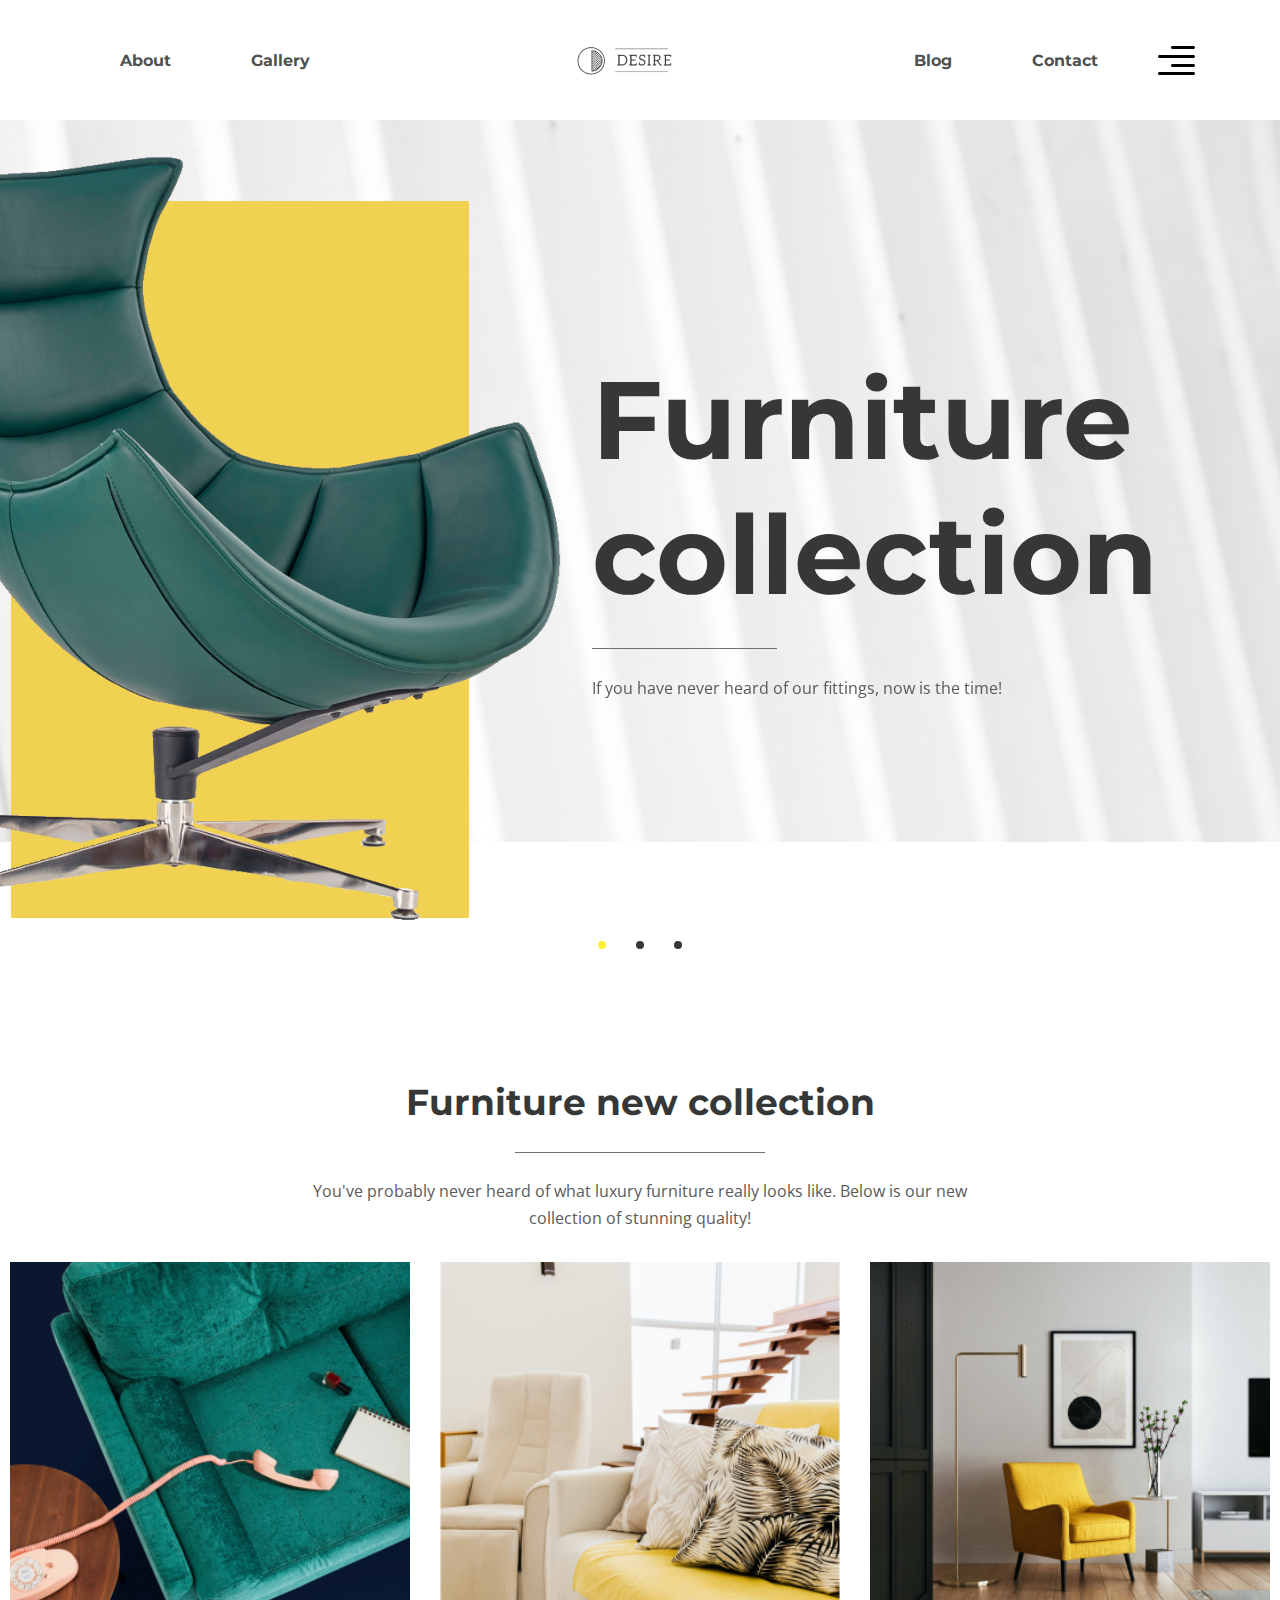
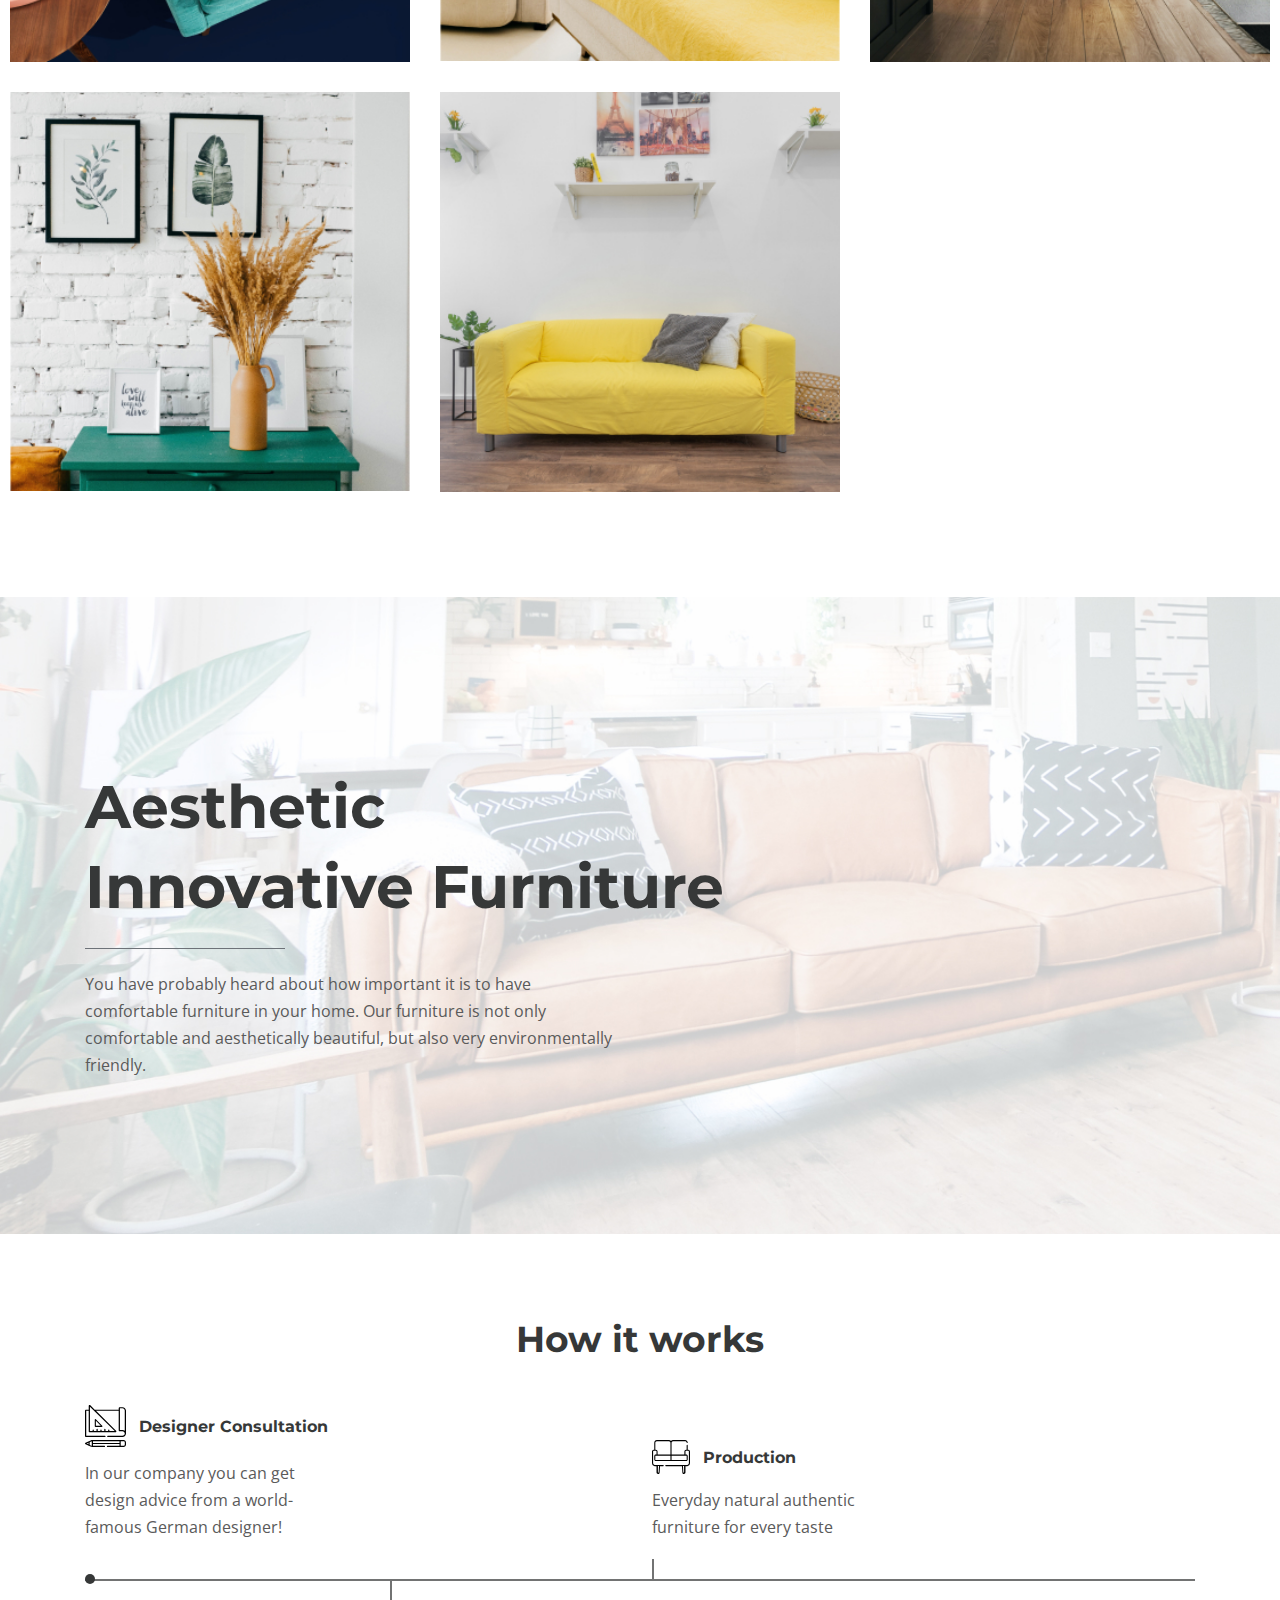
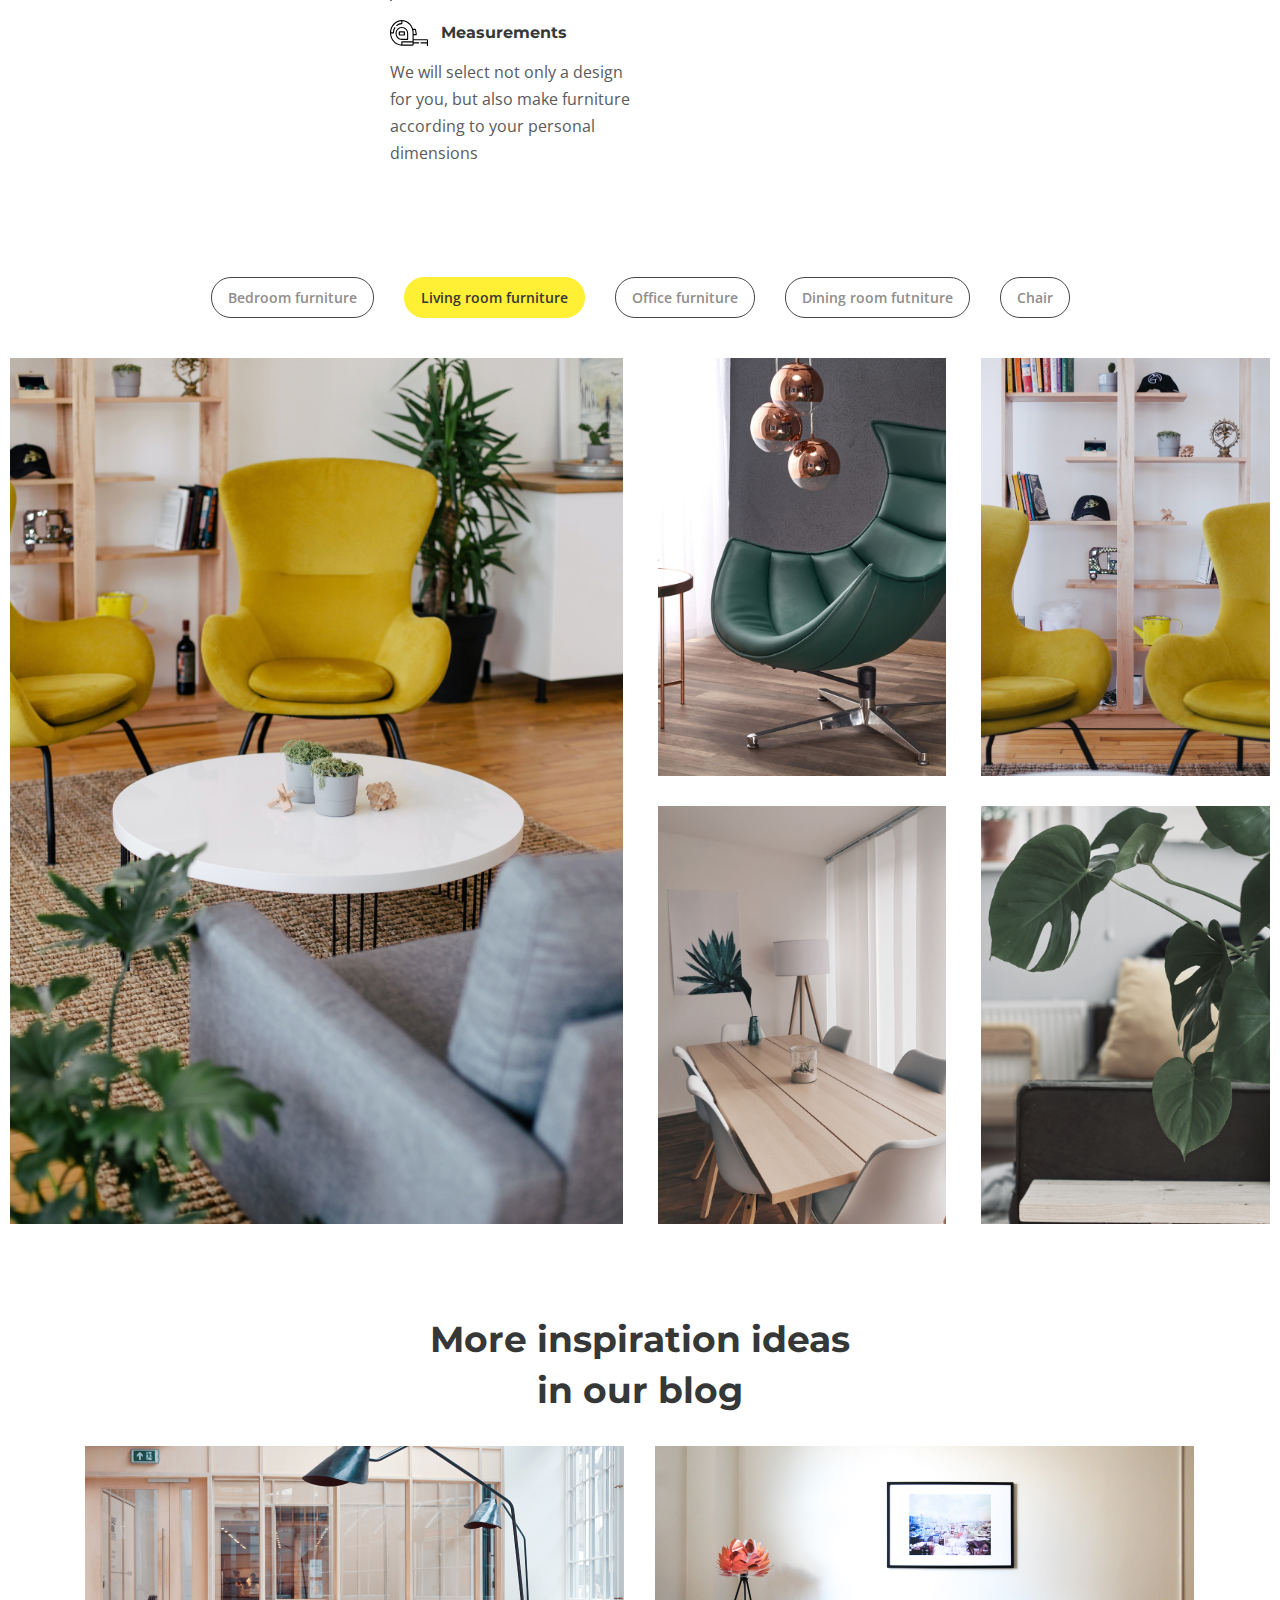
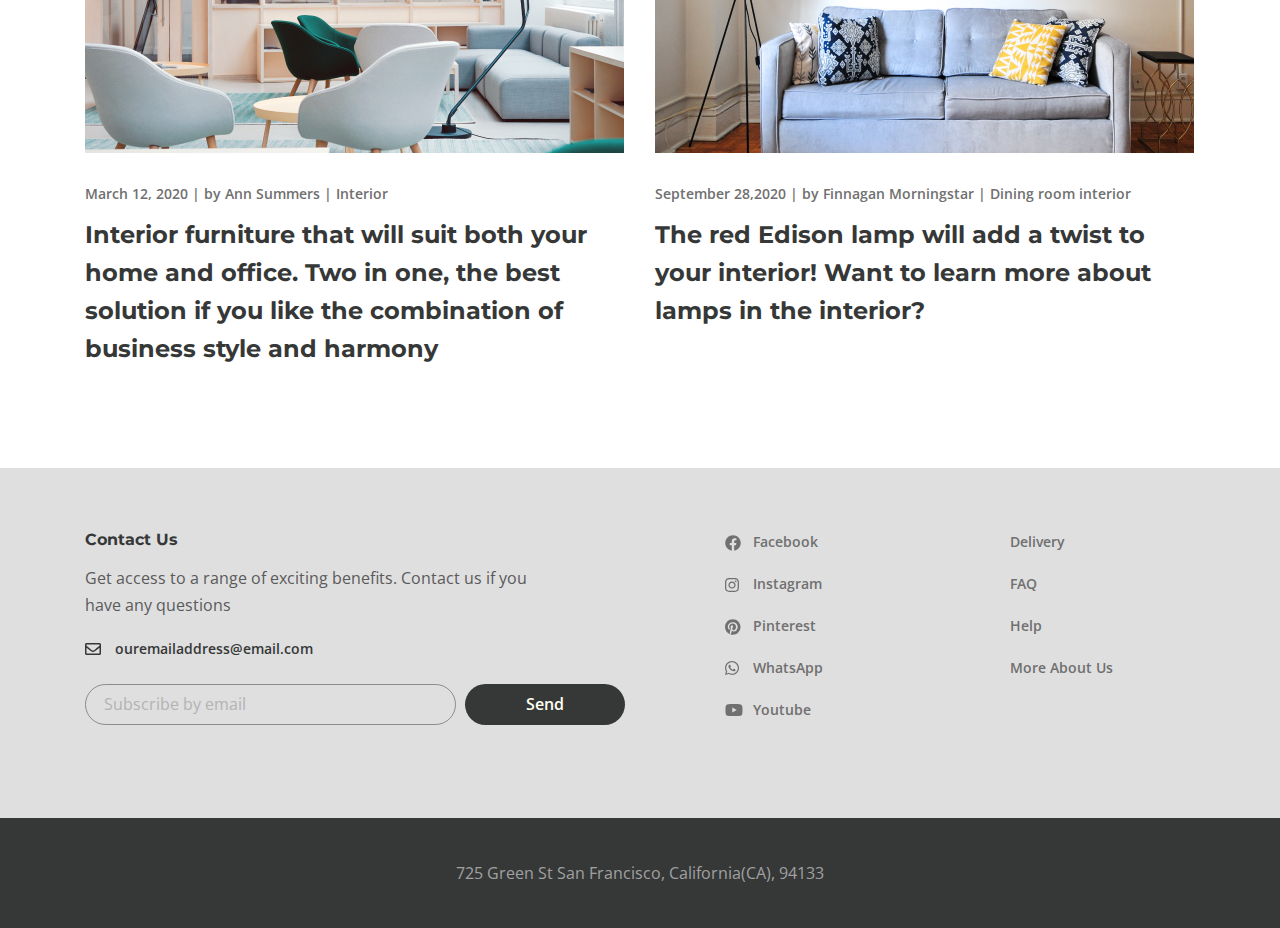
<file: index.html>
<!DOCTYPE html>
<html lang="en">

<head>
  <meta charset="UTF-8">
  <meta name="viewport" content="width=device-width, initial-scale=1.0">
  <title>Desire-Furniture</title>
  <link rel="preconnect" href="https://fonts.googleapis.com">
  <link rel="preconnect" href="https://fonts.gstatic.com" crossorigin>
  <link
    href="https://fonts.googleapis.com/css2?family=Inter:ital,opsz,wght@0,14..32,100..900;1,14..32,100..900&family=Open+Sans:ital,wght@0,300..800;1,300..800&display=swap"
    rel="stylesheet">
  <link rel="preconnect" href="https://fonts.googleapis.com">
  <link rel="preconnect" href="https://fonts.gstatic.com" crossorigin>
  <link
    href="https://fonts.googleapis.com/css2?family=Inter:ital,opsz,wght@0,14..32,100..900;1,14..32,100..900&family=Montserrat:ital,wght@0,100..900;1,100..900&family=Open+Sans:ital,wght@0,300..800;1,300..800&display=swap"
    rel="stylesheet">
  <link rel="stylesheet" href="css/style.min.css">
</head>

<body>
  <div class="wrapper">
    <header class="header">
      <div class="container">
        <div class="header__inner">
          <nav class="menu">
            <ul class="menu__list">
              <li class="menu__list-item">
                <a href="about.html" class="menu__list-link">About</a>
              </li>
              <li class="menu__list-item">
                <a href="gallery.html" class="menu__list-link">Gallery</a>
              </li>
            </ul>
          </nav>
          <a href="index.html" class="logo">
            <img src="images/logo.png" alt="logo">
          </a>
          <nav class="menu">
            <ul class="menu__list">
              <li class="menu__list-item">
                <a href="blog.html" class="menu__list-link">Blog</a>
              </li>
              <li class="menu__list-item">
                <a href="contact.html" class="menu__list-link">Contact</a>
              </li>
            </ul>
          </nav>
          <button class="header__btn-menu">
            <span></span>
            <span></span>
            <span></span>
          </button>
          <button class="header__btn">
            <img src="images/icon_menu.svg" alt="icon menu">
          </button>
          <div class="rightside-menu rightside-menu--close">
            <button class="rightside-menu__close">
              <img src="images/close.svg" alt="close">
            </button>
            <div class="rightside-menu__content">
              <a href="#" class="rightside-menu__logo">
                <img src="images/logo-big.png" alt="logo">
              </a>
              <h4 class="rightside-menu__title">
                Furniture for life
              </h4>
              <p class="rightside-menu__text">
                Discover our exceptional furniture design, crafted to bring both elegance and coziness into your home.
                With its stylish appearance and unparalleled comfort, it’s the perfect choice for creating a warm and
                inviting atmosphere in any space.
              </p>
              <img class="rightside-menu__images" src="images/right-chair.jpg" alt="images">
            </div>
          </div>
        </div>
      </div>
    </header>
    <main class="main">
      <section class="top">
        <div class="top__inner">
          <div class="top__slider">
            <div class="top__slider-item">
              <img class="top__slider-img" src="images/slider.png" alt="images">
              <div class="top__slider-info">
                <h2 class="top__slider-title">
                  Furniture collection
                </h2>
                <p class="top__slider-text">
                  If you have never heard of our fittings, now is the time!
                </p>
              </div>
            </div>
            <div class="top__slider-item">
              <img class="top__slider-img" src="images/slider.png" alt="images">
              <div class="top__slider-info">
                <h2 class="top__slider-title">
                  Furniture collection
                </h2>
                <p class="top__slider-text">
                  If you have never heard of our fittings, now is the time!
                </p>
              </div>
            </div>
            <div class="top__slider-item">
              <img class="top__slider-img" src="images/slider.png" alt="images">
              <div class="top__slider-info">
                <h2 class="top__slider-title">
                  Furniture collection
                </h2>
                <p class="top__slider-text">
                  If you have never heard of our fittings, now is the time!
                </p>
              </div>
            </div>
          </div>
        </div>
      </section>
      <section class="new-collection">
        <div class="container-fluid">
          <h3 class="new-collection__title">
            Furniture new collection
          </h3>
          <p class="new-collection__text">
            You've probably never heard of what luxury furniture really looks like. Below is our new collection of
            stunning quality!
          </p>
          <div class="collection">
            <a class="collection__item" href="#">
              <img class="collection__images" src="images/container-1.jpg" alt="">
              <div class="collection__info">
                <h6 class="collection__info-title">
                  You can trust us
                </h6>
                <p class="collection__info-text">
                  Living room furntiture | Chair
                </p>
              </div>
            </a>
            <a class="collection__item" href="#">
              <img class="collection__images" src="images/container-2.jpg" alt="">
              <div class="collection__info">
                <h6 class="collection__info-title">
                  You can trust us
                </h6>
                <p class="collection__info-text">
                  Living room furntiture | Chair
                </p>
              </div>
            </a>
            <a class="collection__item" href="#">
              <img class="collection__images" src="images/container-3.jpg" alt="">
              <div class="collection__info">
                <h6 class="collection__info-title">
                  You can trust us
                </h6>
                <p class="collection__info-text">
                  Living room furntiture | Chair
                </p>
              </div>
            </a>
            <a class="collection__item" href="#">
              <img class="collection__images" src="images/container-4.jpg" alt="">
              <div class="collection__info">
                <h6 class="collection__info-title">
                  You can trust us
                </h6>
                <p class="collection__info-text">
                  Living room furntiture | Chair
                </p>
              </div>
            </a>
            <a class="collection__item" href="#">
              <img class="collection__images" src="images/container-5.jpg" alt="">
              <div class="collection__info">
                <h6 class="collection__info-title">
                  You can trust us
                </h6>
                <p class="collection__info-text">
                  Living room furntiture | Chair
                </p>
              </div>
            </a>
          </div>
        </div>
      </section>
      <section class="decor">
        <div class="container">
          <h2 class="decor__title">Aesthetic <br>
            Innovative Furniture</h2>
          <p class="decor__text">You have probably heard about how important it is to have comfortable furniture in your
            home. Our furniture is not only comfortable and aesthetically beautiful, but also very environmentally
            friendly.</p>
        </div>
      </section>
      <section class="works-path">
        <div class="container">
          <h3 class="works-path__title">How it works</h3>
          <div class="works-path__items">
            <div class="works-path__items-box">
              <div class="works-path__item works-path__item--consultation">
                <img src="images/icon-1.svg" alt="icon" class="works-path__item-img">
                <h6 class="works-path__item-title">Designer Consultation</h6>
                <p class="works-path__item-text">In our company you can get design advice from a world-famous German
                  designer!</p>
              </div>
              <div class="works-path__item works-path__item--production">
                <img src="images/icon-2.svg" alt="icon" class="works-path__item-img">
                <h6 class="works-path__item-title">Production</h6>
                <p class="works-path__item-text">Everyday natural authentic furniture for every taste</p>
              </div>
            </div>
            <div class="works-path__item works-path__item--measuring">
              <img src="images/icon-3.svg" alt="icon" class="works-path__item-img">
              <h6 class="works-path__item-title">Measurements</h6>
              <p class="works-path__item-text">We will select not only a design for you, but also make furniture
                according to your personal dimensions</p>
            </div>
          </div>
        </div>
      </section>

      <div class="gallery">
        <div class="container-fluid">
          <div class="gallery__buttons">
            <button class="gallery__btn" data-filter=".bedroom">Bedroom furniture</button>
            <button class="gallery__btn" data-filter=".living">Living room furniture</button>
            <button class="gallery__btn" data-filter=".office">Office furniture</button>
            <button class="gallery__btn" data-filter=".dining">Dining room futniture</button>
            <button class="gallery__btn" data-filter=".chair">Chair</button>
          </div>
          <div class="gallery__inner">

            <div class="gallery__items mix bedroom">
              <a href="#" class="gallery__item">
                <img src="images/gallery/2.jpg" alt="images">
              </a>
              <a href="#" class="gallery__item">
                <img src="images/gallery/1.jpg" alt="images">
              </a>
              <a href="#" class="gallery__item">
                <img src="images/gallery/5.jpg" alt="images">
              </a>
              <a href="#" class="gallery__item">
                <img src="images/gallery/3.jpg" alt="images">
              </a>
              <a href="#" class="gallery__item">
                <img src="images/gallery/4.jpg" alt="images">
              </a>
            </div>

            <div class="gallery__items mix living">
              <a href="#" class="gallery__item">
                <img src="images/gallery/1.jpg" alt="images">
              </a>
              <a href="#" class="gallery__item">
                <img src="images/gallery/2.jpg" alt="images">
              </a>
              <a href="#" class="gallery__item">
                <img src="images/gallery/3.jpg" alt="images">
              </a>
              <a href="#" class="gallery__item">
                <img src="images/gallery/4.jpg" alt="images">
              </a>
              <a href="#" class="gallery__item">
                <img src="images/gallery/5.jpg" alt="images">
              </a>
            </div>

            <div class="gallery__items mix office">
              <a href="#" class="gallery__item">
                <img src="images/gallery/3.jpg" alt="images">
              </a>
              <a href="#" class="gallery__item">
                <img src="images/gallery/4.jpg" alt="images">
              </a>
              <a href="#" class="gallery__item">
                <img src="images/gallery/5.jpg" alt="images">
              </a>
              <a href="#" class="gallery__item">
                <img src="images/gallery/2.jpg" alt="images">
              </a>
              <a href="#" class="gallery__item">
                <img src="images/gallery/1.jpg" alt="images">
              </a>
            </div>

            <div class="gallery__items mix dining">
              <a href="#" class="gallery__item">
                <img src="images/gallery/4.jpg" alt="images">
              </a>
              <a href="#" class="gallery__item">
                <img src="images/gallery/5.jpg" alt="images">
              </a>
              <a href="#" class="gallery__item">
                <img src="images/gallery/2.jpg" alt="images">
              </a>
              <a href="#" class="gallery__item">
                <img src="images/gallery/1.jpg" alt="images">
              </a>
              <a href="#" class="gallery__item">
                <img src="images/gallery/3.jpg" alt="images">
              </a>
            </div>

            <div class="gallery__items mix chair">
              <a href="#" class="gallery__item">
                <img src="images/gallery/5.jpg" alt="images">
              </a>
              <a href="#" class="gallery__item">
                <img src="images/gallery/3.jpg" alt="images">
              </a>
              <a href="#" class="gallery__item">
                <img src="images/gallery/2.jpg" alt="images">
              </a>
              <a href="#" class="gallery__item">
                <img src="images/gallery/1.jpg" alt="images">
              </a>
              <a href="#" class="gallery__item">
                <img src="images/gallery/4.jpg" alt="images">
              </a>
            </div>
          </div>
        </div>
      </div>

      <section class="blog-box">
        <div class="container">
          <h3 class="blog-box__title">
            More inspiration ideas in our blog
          </h3>
          <div class="blog-box__items">
            <div class="blog-box__item">
              <a href="blog.html" class="blog-box__img-link">
                <img class="blog-box__img" src="images/blog/1.jpg" alt="">
              </a>
              <div class="blog-box__links">
                <span class="blog-box__date">March 12, 2020</span> |
                <a href="#" class="blog-box__author">by Ann Summers</a> |
                <a href="#" class="blog-box__theme">Interior</a>
              </div>
              <a href="#" class="blog-box__item-titlelink">
                <h4 class="blog-box__item-title">
                  Interior furniture that will suit both your home and office.
                  Two in one, the best solution if you like the
                  combination of business style and harmony
                </h4>
              </a>
            </div>
            <div class="blog-box__item">
              <a href="blog-1.html" class="blog-box__img-link">
                <img class="blog-box__img" src="images/blog/2.jpg" alt="">
              </a>
              <div class="blog-box__links">
                <span class="blog-box__date">September 28,2020</span> |
                <a href="#" class="blog-box__author">by Finnagan Morningstar</a>
                |
                <a href="#" class="blog-box__theme">Dining room interior</a>
              </div>
              <a href="#" class="blog-box__item-titlelink">
                <h4 class="blog-box__item-title">
                  The red Edison lamp will add a twist to your interior! Want to
                  learn more about lamps in the interior?
                </h4>
              </a>
            </div>
          </div>
        </div>
      </section>
    </main>
    <footer class="footer">
      <div class="footer__content">
        <div class="container">
          <div class="footer__inner">
            <div class="footer__info">
              <h6 class="footer__info-title">Contact Us</h6>
              <p class="footer__info-text">Get access to a range of exciting benefits. Contact us if you have any
                questions</p>
              <a href="mailto:ouremailaddress@email.com" class="footer__info-email">ouremailaddress@email.com</a>
              <form class="footer__form">
                <input class="footer__form-input" type="email" placeholder="Subscribe by email">
                <button class="footer__form-button" type="submit">Send</button>
              </form>
            </div>
            <ul class="footer__social">
              <li class="footer__social-item">
                <a href="#" class="footer__social-link footer__social-link--facebook">Facebook</a>
              </li>
              <li class="footer__social-item">
                <a href="#" class="footer__social-link footer__social-link--instagram">Instagram</a>
              </li>
              <li class="footer__social-item">
                <a href="#" class="footer__social-link footer__social-link--pinterest">Pinterest</a>
              </li>
              <li class="footer__social-item">
                <a href="#" class="footer__social-link footer__social-link--whatsapp">WhatsApp</a>
              </li>
              <li class="footer__social-item">
                <a href="#" class="footer__social-link footer__social-link--youtube">Youtube</a>
              </li>
            </ul>
            <nav class="footer__menu">
              <ul class="footer__menu-list">
                <li class="footer__menu-item">
                  <a href="" class="footer__menu-link">Delivery</a>
                </li>
                <li class="footer__menu-item">
                  <a href="" class="footer__menu-link">FAQ</a>
                </li>
                <li class="footer__menu-item">
                  <a href="" class="footer__menu-link">Help</a>
                </li>
                <li class="footer__menu-item">
                  <a href="" class="footer__menu-link">More About Us</a>
                </li>
              </ul>
            </nav>
          </div>
        </div>
      </div>
      <div class="footer__copyright">
        <div class="container">
          <p>725 Green St San Francisco, California(CA), 94133</p>
        </div>
      </div>
    </footer>
  </div>


  <script src="js/main.min.js"></script>
</body>

</html>
</file>
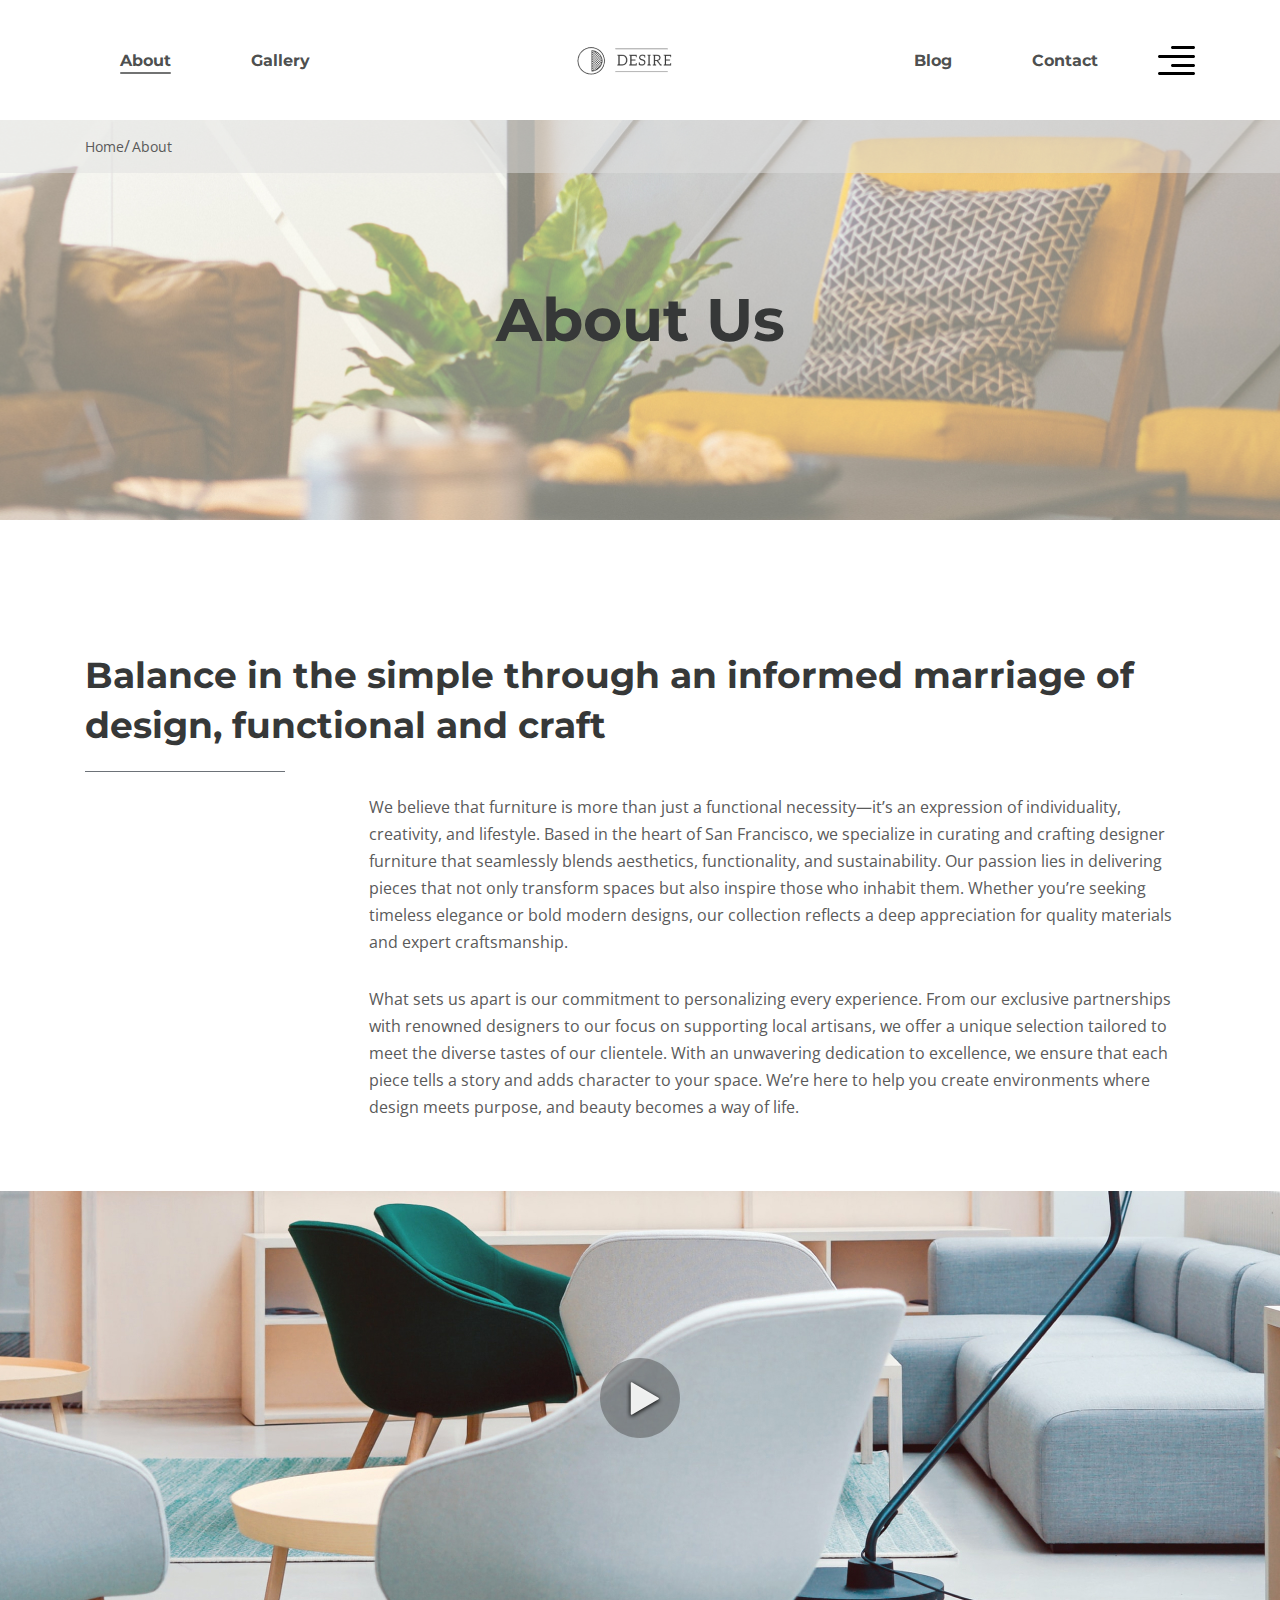
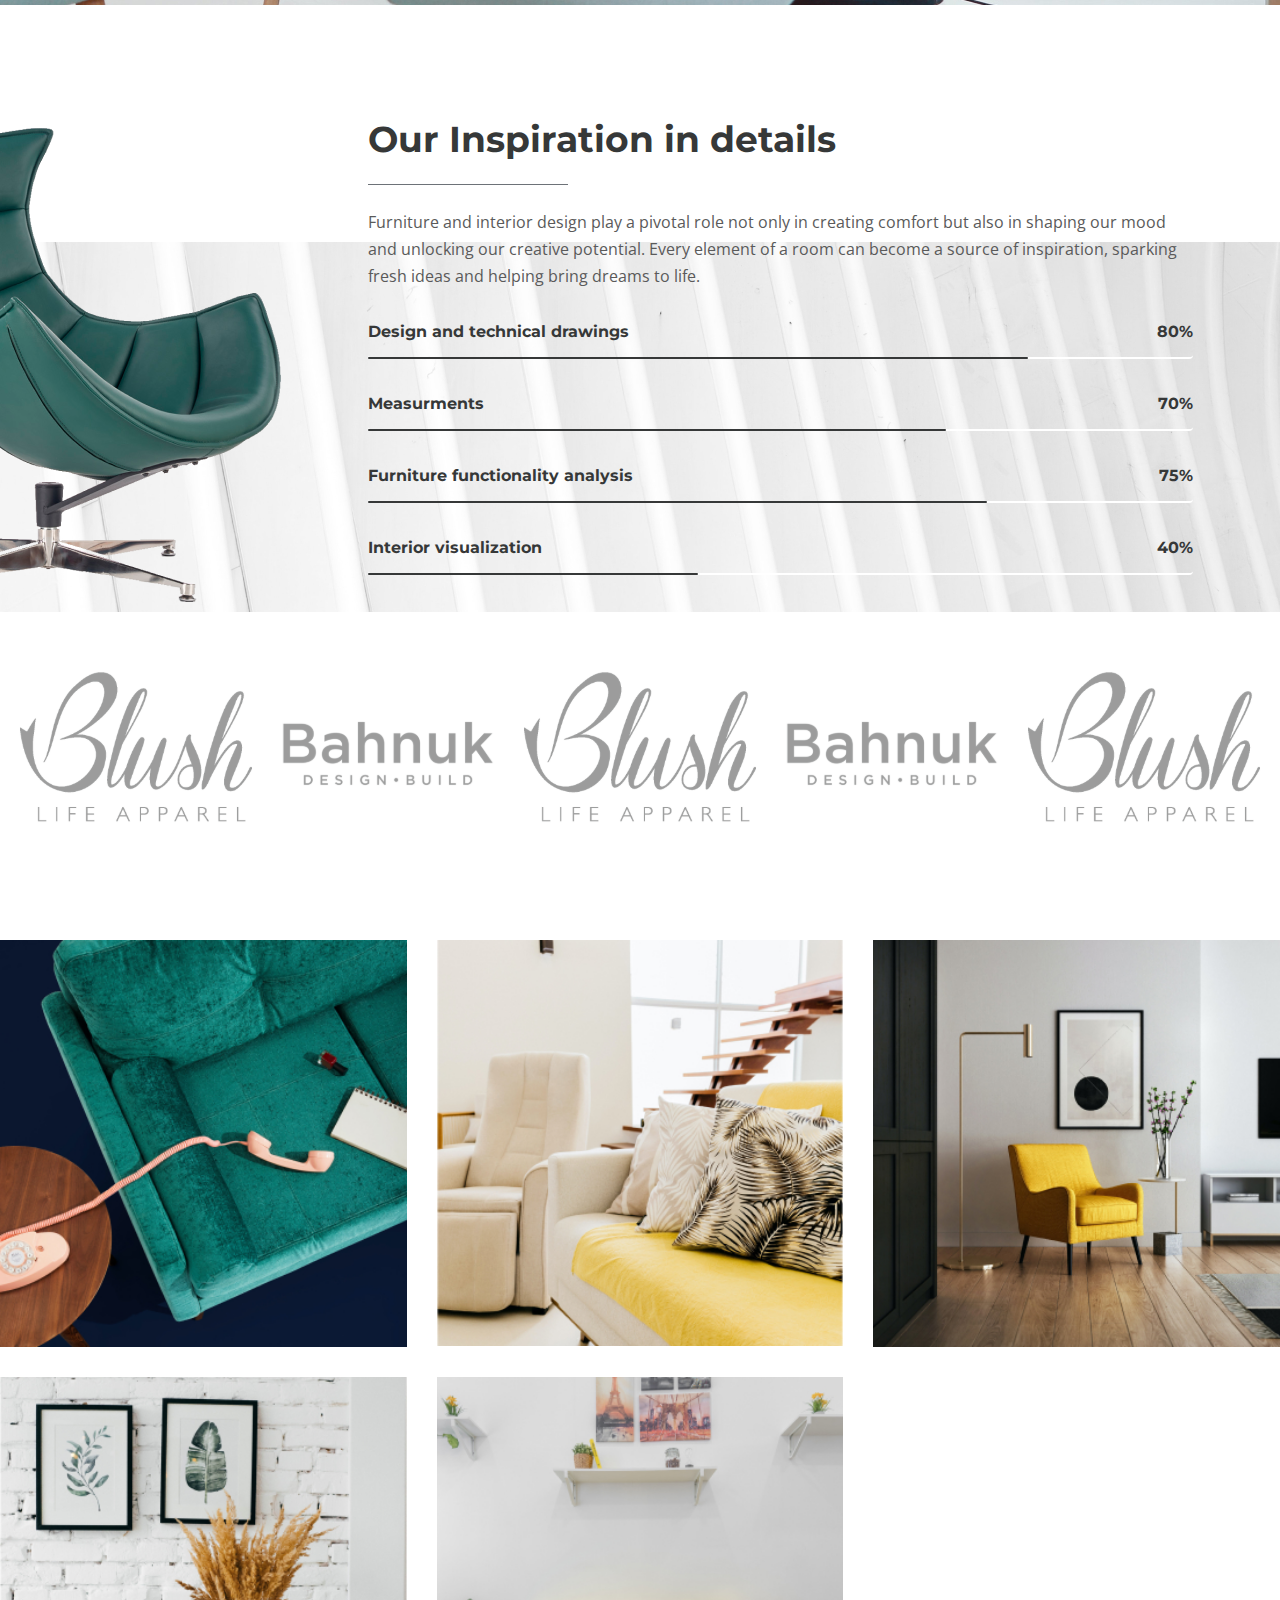
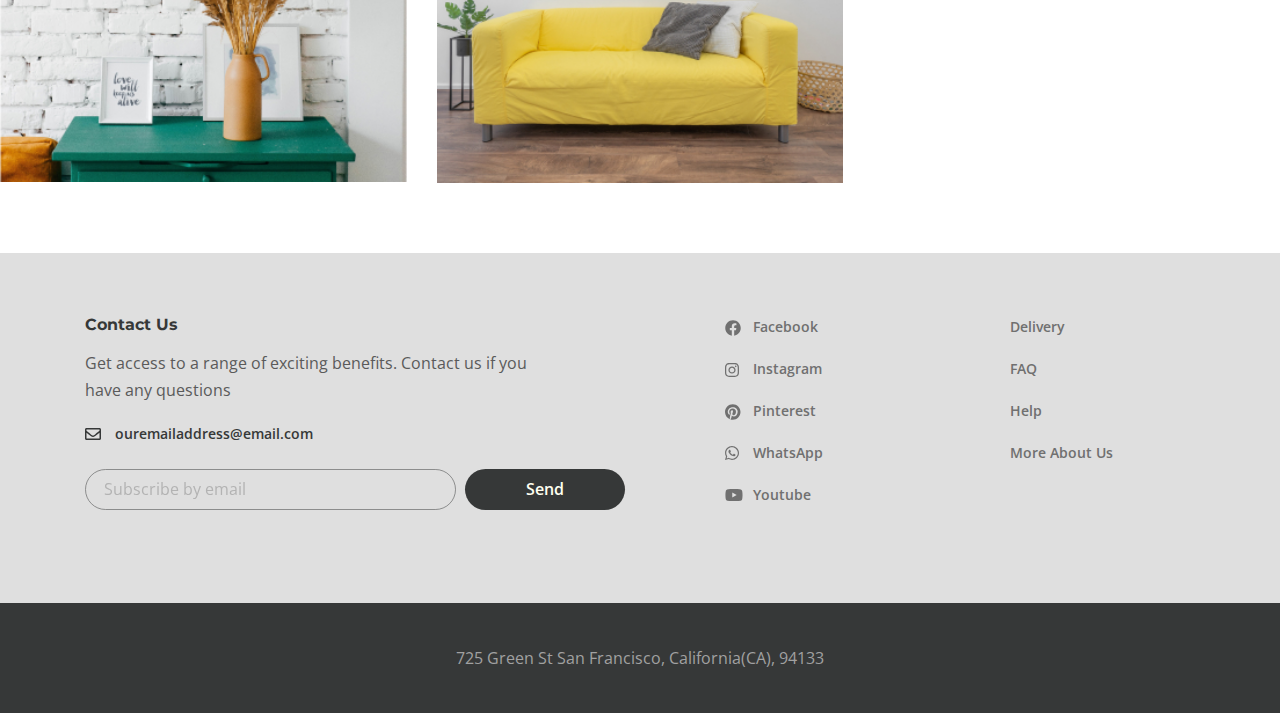
<file: about.html>
<!DOCTYPE html>
<html lang="en">

<head>
  <meta charset="UTF-8">
  <meta name="viewport" content="width=device-width, initial-scale=1.0">
  <title>Desire-Furniture</title>
  <link rel="preconnect" href="https://fonts.googleapis.com">
  <link rel="preconnect" href="https://fonts.gstatic.com" crossorigin>
  <link
    href="https://fonts.googleapis.com/css2?family=Inter:ital,opsz,wght@0,14..32,100..900;1,14..32,100..900&family=Open+Sans:ital,wght@0,300..800;1,300..800&display=swap"
    rel="stylesheet">
  <link rel="preconnect" href="https://fonts.googleapis.com">
  <link rel="preconnect" href="https://fonts.gstatic.com" crossorigin>
  <link
    href="https://fonts.googleapis.com/css2?family=Inter:ital,opsz,wght@0,14..32,100..900;1,14..32,100..900&family=Montserrat:ital,wght@0,100..900;1,100..900&family=Open+Sans:ital,wght@0,300..800;1,300..800&display=swap"
    rel="stylesheet">
  <link rel="stylesheet" href="css/style.min.css">
</head>

<body>
  <div class="wrapper">
    <header class="header">
      <div class="container">
        <div class="header__inner">
          <nav class="menu">
            <ul class="menu__list">
              <li class="menu__list-item">
                <a href="about.html" class="menu__list-link menu__list-link--active">About</a>
              </li>
              <li class="menu__list-item">
                <a href="gallery.html" class="menu__list-link">Gallery</a>
              </li>
            </ul>
          </nav>
          <a href="index.html" class="logo">
            <img src="images/logo.png" alt="logo">
          </a>
          <nav class="menu">
            <ul class="menu__list">
              <li class="menu__list-item">
                <a href="blog.html" class="menu__list-link">Blog</a>
              </li>
              <li class="menu__list-item">
                <a href="contact.html" class="menu__list-link">Contact</a>
              </li>
            </ul>
          </nav>
          <button class="header__btn-menu">
            <span></span>
            <span></span>
            <span></span>
          </button>
          <button class="header__btn">
            <img src="images/icon_menu.svg" alt="icon menu">
          </button>
          <div class="rightside-menu rightside-menu--close">
            <button class="rightside-menu__close">
              <img src="images/close.svg" alt="close">
            </button>
            <div class="rightside-menu__content">
              <a href="#" class="rightside-menu__logo">
                <img src="images/logo-big.png" alt="logo">
              </a>
              <h4 class="rightside-menu__title">
                Furniture for life
              </h4>
              <p class="rightside-menu__text">
                Discover our exceptional furniture design, crafted to bring both elegance and coziness into your home.
                With its stylish appearance and unparalleled comfort, it’s the perfect choice for creating a warm and
                inviting atmosphere in any space.
              </p>
              <img class="rightside-menu__images" src="images/right-chair.jpg" alt="images">
            </div>
          </div>
        </div>
      </div>
    </header>
    <main class="main">

      <div class="breadcrumbs">
        <div class="container">
          <ul class="breadcrumbs__list">
            <li class="breadcrumbs__item">
              <a class="breadcrumbs__link" href="index.html">Home</a>
            </li>
            <li class="breadcrumbs__item">
              <a class="breadcrumbs__link" href="about.html">About</a>
            </li>
          </ul>
        </div>
      </div>
      <section class="about">
        <div class="about__prev">
          <div class="container">
            <h2 class="about__prev-title">About Us</h2>
          </div>
        </div>
        <div class="about__content">
          <div class="container">
            <h3 class="about__title">Balance in the simple through an informed marriage of design, functional and craft</h3>
            <div class="about__text">
              <p>We believe that furniture is more than just a functional necessity—it’s an expression of individuality, creativity, and lifestyle. Based in the heart of San Francisco, we specialize in curating and crafting designer furniture that seamlessly blends aesthetics, functionality, and sustainability. Our passion lies in delivering pieces that not only transform spaces but also inspire those who inhabit them. Whether you’re seeking timeless elegance or bold modern designs, our collection reflects a deep appreciation for quality materials and expert craftsmanship.</p>
              <p>What sets us apart is our commitment to personalizing every experience. From our exclusive partnerships with renowned designers to our focus on supporting local artisans, we offer a unique selection tailored to meet the diverse tastes of our clientele. With an unwavering dedication to excellence, we ensure that each piece tells a story and adds character to your space. We’re here to help you create environments where design meets purpose, and beauty becomes a way of life.</p>
            </div>
          </div>
        </div>
        <div class="about__popup">
          <a class="about__popup-play" data-fancybox href="https://youtu.be/TQbjEIqEM3Y?si=0JNacHxjclIoGPPB">
            <img class="about__popup-imgbtn" src="images/play-button.svg" alt="play button">
          </a>
        </div>
      </section>
      <section class="inspiration">
        <div class="container-fluid">
          <div class="inspiration__inner">
            <img class="inspiration__images" src="images/inspiration-decor.png" alt="images">
            <div class="inspiration__content">
              <h3 class="inspiration__title">
                Our Inspiration in details
              </h3>
              <p class="inspiration__text">
                Furniture and interior design play a pivotal role not only in creating comfort but also in shaping our mood and unlocking our creative potential. Every element of a room can become a source of inspiration, sparking fresh ideas and helping bring dreams to life.
              </p>
              <ul class="inspiration__list">
                <li class="inspiration__item">
                  <div class="inspiration__item-content">
                    <p class="inspiration__item-text">
                      Design and technical drawings
                    </p>
                    <p class="inspiration__num">
                      80%
                    </p>
                  </div>
                  <div class="inspiration__line" style="width: 80%;"></div>
                </li>
                <li class="inspiration__item">
                  <div class="inspiration__item-content">
                    <p class="inspiration__item-text">
                      Measurments
                    </p>
                    <p class="inspiration__num">
                      70%
                    </p>
                  </div>
                  <div class="inspiration__line" style="width: 70%;"></div>
                </li>
                <li class="inspiration__item">
                  <div class="inspiration__item-content">
                    <p class="inspiration__item-text">
                      Furniture functionality analysis
                    </p>
                    <p class="inspiration__num">
                      75%
                    </p>
                  </div>
                  <div class="inspiration__line" style="width: 75%;"></div>
                </li>
                <li class="inspiration__item">
                  <div class="inspiration__item-content">
                    <p class="inspiration__item-text">
                      Interior visualization
                    </p>
                    <p class="inspiration__num">
                      40%
                    </p>
                  </div>
                  <div class="inspiration__line" style="width: 40%;"></div>
                </li>
              </ul>
            </div>
          </div>
        </div>
      </section>
      <div class="partners">
        <div class="container-fluid">
          <div class="partners__items">
            <img class="partners__item" src="images/partners/part-1.svg" alt="">
            <img class="partners__item" src="images/partners/part-2.svg" alt="">
            <img class="partners__item" src="images/partners/part-1.svg" alt="">
            <img class="partners__item" src="images/partners/part-2.svg" alt="">
            <img class="partners__item" src="images/partners/part-1.svg" alt="">
          </div>
        </div>
      </div>

      <div class="collection">
        <a class="collection__item" href="#">
          <img class="collection__images" src="images/container-1.jpg" alt="">
          <div class="collection__info">
            <h6 class="collection__info-title">
              You can trust us
            </h6>
            <p class="collection__info-text">
              Living room furntiture | Chair
            </p>
          </div>
        </a>
        <a class="collection__item" href="#">
          <img class="collection__images" src="images/container-2.jpg" alt="">
          <div class="collection__info">
            <h6 class="collection__info-title">
              You can trust us
            </h6>
            <p class="collection__info-text">
              Living room furntiture | Chair
            </p>
          </div>
        </a>
        <a class="collection__item" href="#">
          <img class="collection__images" src="images/container-3.jpg" alt="">
          <div class="collection__info">
            <h6 class="collection__info-title">
              You can trust us
            </h6>
            <p class="collection__info-text">
              Living room furntiture | Chair
            </p>
          </div>
        </a>
        <a class="collection__item" href="#">
          <img class="collection__images" src="images/container-4.jpg" alt="">
          <div class="collection__info">
            <h6 class="collection__info-title">
              You can trust us
            </h6>
            <p class="collection__info-text">
              Living room furntiture | Chair
            </p>
          </div>
        </a>
        <a class="collection__item" href="#">
          <img class="collection__images" src="images/container-5.jpg" alt="">
          <div class="collection__info">
            <h6 class="collection__info-title">
              You can trust us
            </h6>
            <p class="collection__info-text">
              Living room furntiture | Chair
            </p>
          </div>
        </a>
      </div>

    </main>
    <footer class="footer">
      <div class="footer__content">
        <div class="container">
          <div class="footer__inner">
            <div class="footer__info">
              <h6 class="footer__info-title">Contact Us</h6>
              <p class="footer__info-text">Get access to a range of exciting benefits. Contact us if you have any
                questions</p>
              <a href="mailto:ouremailaddress@email.com" class="footer__info-email">ouremailaddress@email.com</a>
              <form class="footer__form">
                <input class="footer__form-input" type="email" placeholder="Subscribe by email">
                <button class="footer__form-button" type="submit">Send</button>
              </form>
            </div>
            <ul class="footer__social">
              <li class="footer__social-item">
                <a href="#" class="footer__social-link footer__social-link--facebook">Facebook</a>
              </li>
              <li class="footer__social-item">
                <a href="#" class="footer__social-link footer__social-link--instagram">Instagram</a>
              </li>
              <li class="footer__social-item">
                <a href="#" class="footer__social-link footer__social-link--pinterest">Pinterest</a>
              </li>
              <li class="footer__social-item">
                <a href="#" class="footer__social-link footer__social-link--whatsapp">WhatsApp</a>
              </li>
              <li class="footer__social-item">
                <a href="#" class="footer__social-link footer__social-link--youtube">Youtube</a>
              </li>
            </ul>
            <nav class="footer__menu">
              <ul class="footer__menu-list">
                <li class="footer__menu-item">
                  <a href="" class="footer__menu-link">Delivery</a>
                </li>
                <li class="footer__menu-item">
                  <a href="" class="footer__menu-link">FAQ</a>
                </li>
                <li class="footer__menu-item">
                  <a href="" class="footer__menu-link">Help</a>
                </li>
                <li class="footer__menu-item">
                  <a href="" class="footer__menu-link">More About Us</a>
                </li>
              </ul>
            </nav>
          </div>
        </div>
      </div>
      <div class="footer__copyright">
        <div class="container">
          <p>725 Green St San Francisco, California(CA), 94133</p>
        </div>
      </div>
    </footer>
  </div>


  <script src="js/main.min.js"></script>
</body>

</html>
</file>
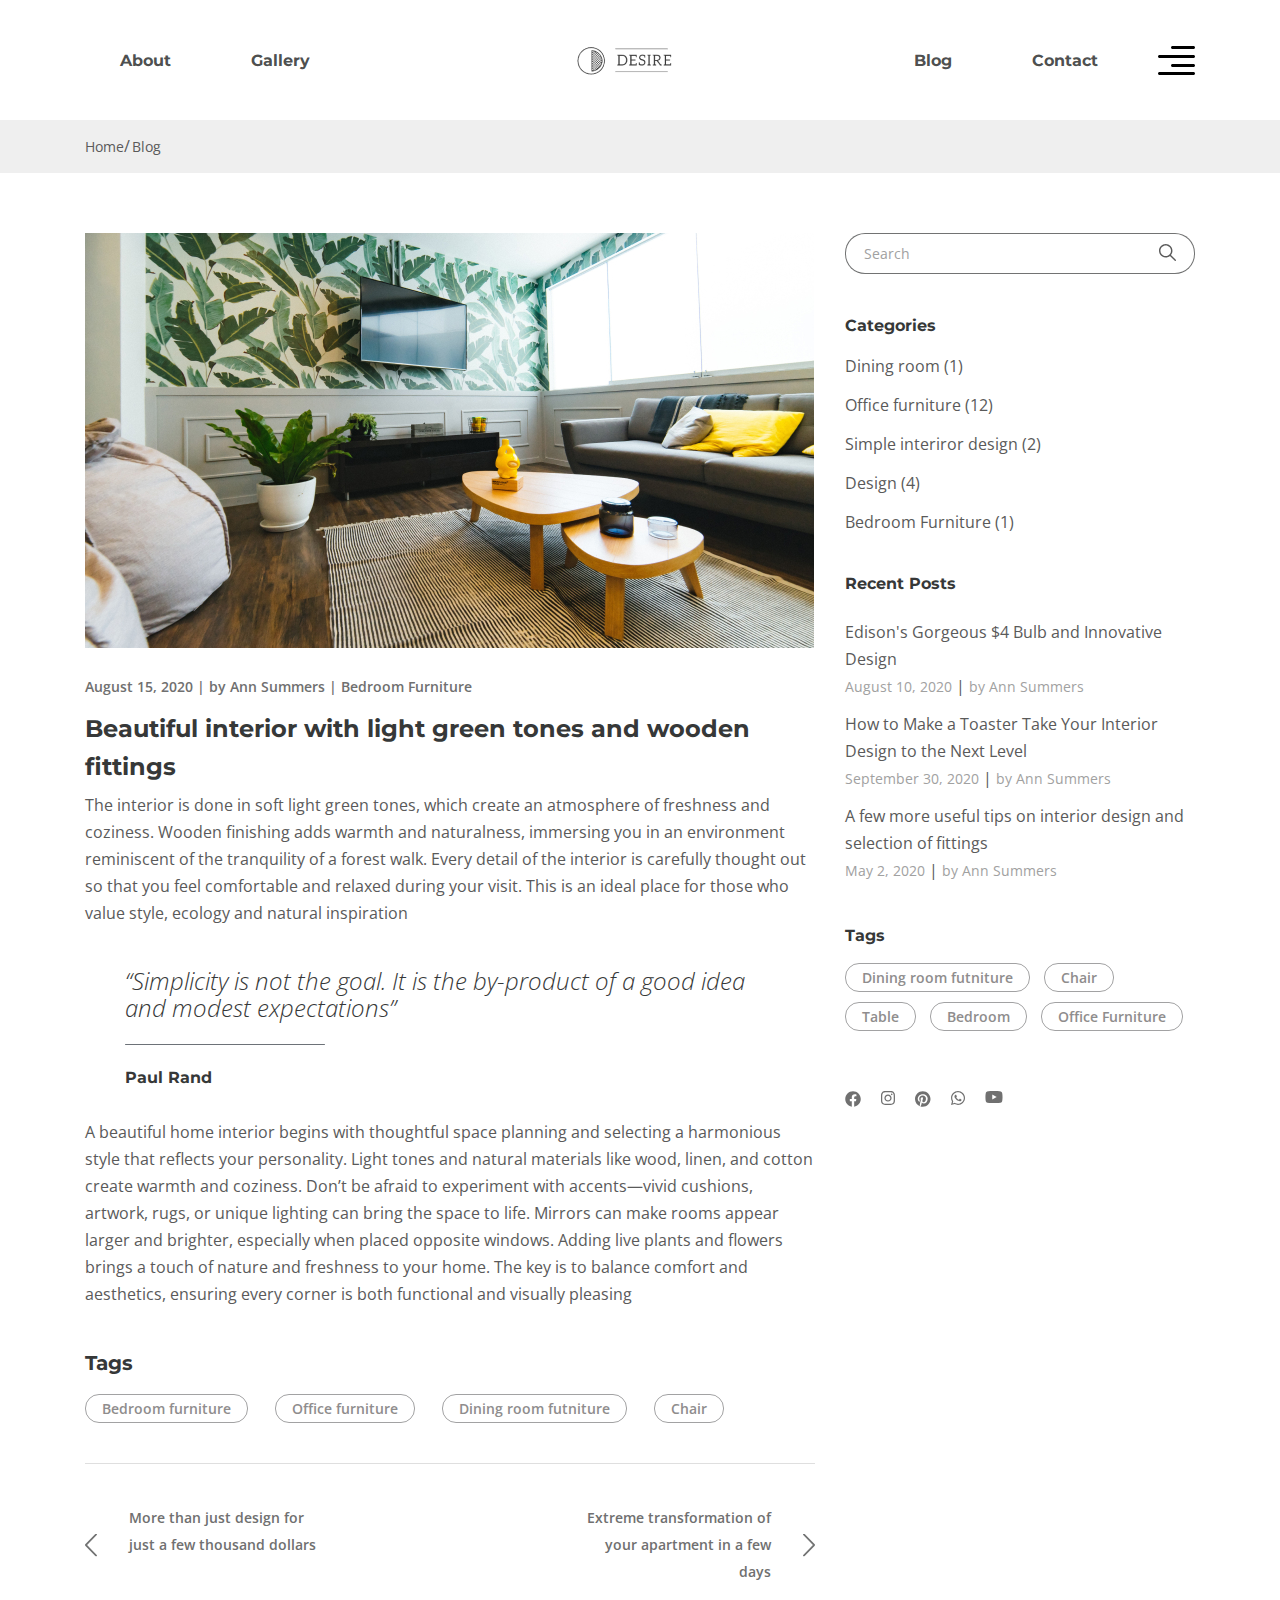
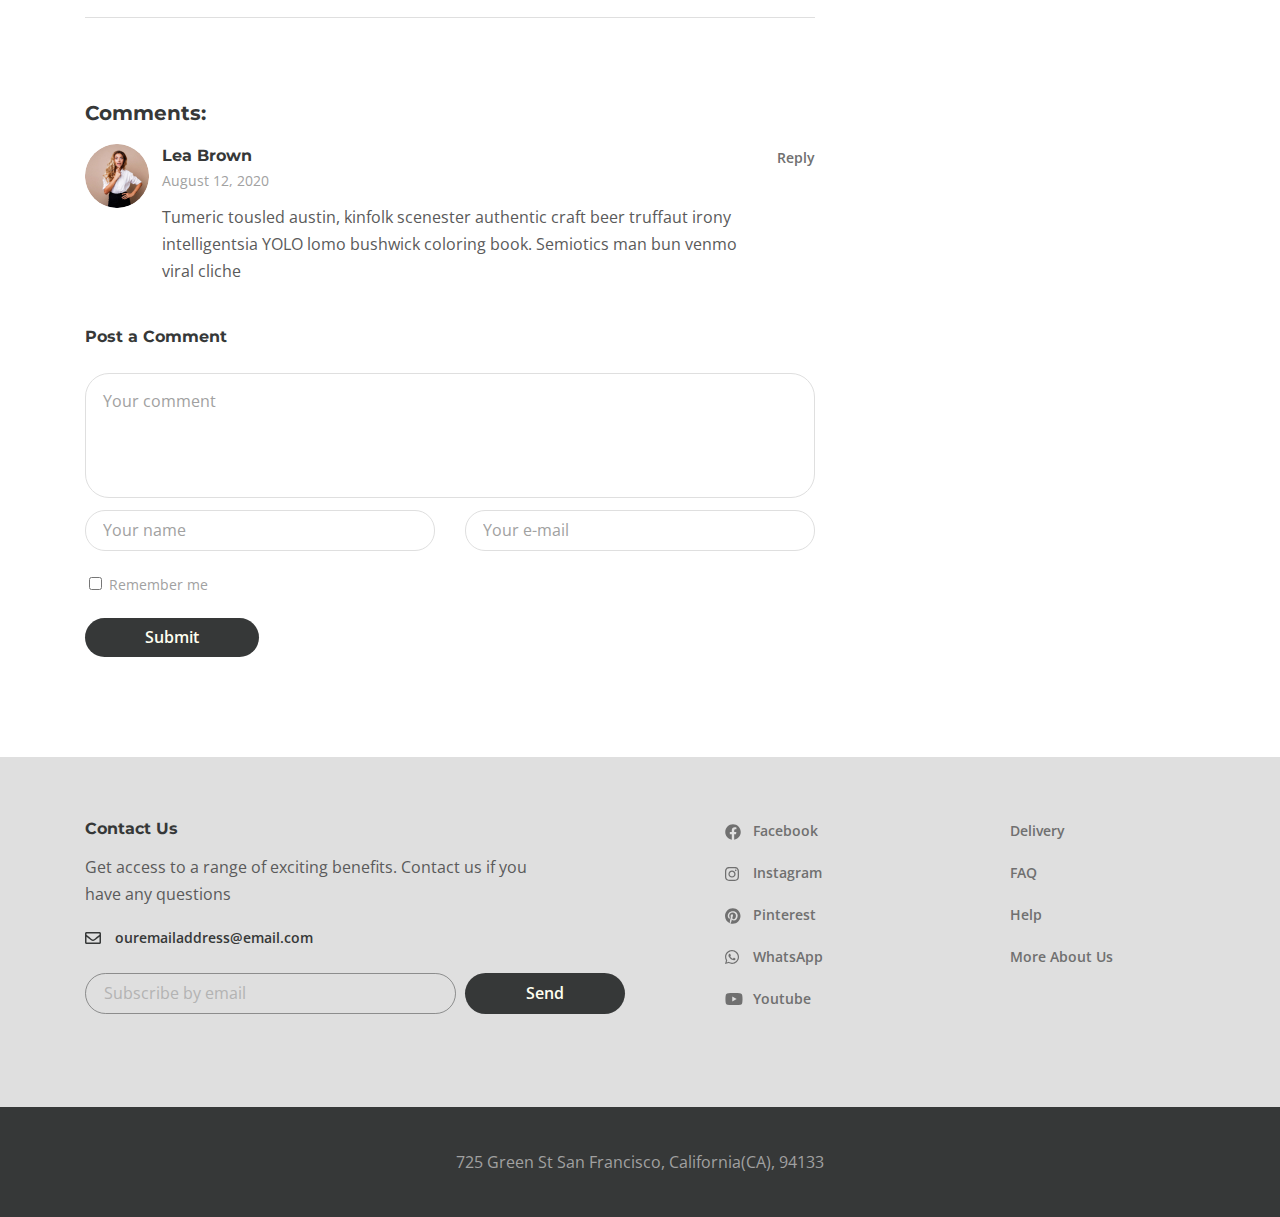
<file: blog-1.html>
<!DOCTYPE html>
<html lang="en">

<head>
  <meta charset="UTF-8">
  <meta name="viewport" content="width=device-width, initial-scale=1.0">
  <title>Desire-Furniture</title>
  <link rel="preconnect" href="https://fonts.googleapis.com">
  <link rel="preconnect" href="https://fonts.gstatic.com" crossorigin>
  <link
    href="https://fonts.googleapis.com/css2?family=Inter:ital,opsz,wght@0,14..32,100..900;1,14..32,100..900&family=Open+Sans:ital,wght@0,300..800;1,300..800&display=swap"
    rel="stylesheet">
  <link rel="preconnect" href="https://fonts.googleapis.com">
  <link rel="preconnect" href="https://fonts.gstatic.com" crossorigin>
  <link
    href="https://fonts.googleapis.com/css2?family=Inter:ital,opsz,wght@0,14..32,100..900;1,14..32,100..900&family=Montserrat:ital,wght@0,100..900;1,100..900&family=Open+Sans:ital,wght@0,300..800;1,300..800&display=swap"
    rel="stylesheet">
  <link rel="stylesheet" href="css/style.min.css">
</head>

<body>
  <div class="wrapper">
    <header class="header">
      <div class="container">
        <div class="header__inner">
          <nav class="menu">
            <ul class="menu__list">
              <li class="menu__list-item">
                <a href="about.html" class="menu__list-link">About</a>
              </li>
              <li class="menu__list-item">
                <a href="gallery.html" class="menu__list-link">Gallery</a>
              </li>
            </ul>
          </nav>
          <a href="index.html" class="logo">
            <img src="images/logo.png" alt="logo">
          </a>
          <nav class="menu">
            <ul class="menu__list">
              <li class="menu__list-item">
                <a href="blog.html" class="menu__list-link">Blog</a>
              </li>
              <li class="menu__list-item">
                <a href="contact.html" class="menu__list-link">Contact</a>
              </li>
            </ul>
          </nav>
          <button class="header__btn-menu">
            <span></span>
            <span></span>
            <span></span>
          </button>
          <button class="header__btn">
            <img src="images/icon_menu.svg" alt="icon menu">
          </button>
          <div class="rightside-menu rightside-menu--close">
            <button class="rightside-menu__close">
              <img src="images/close.svg" alt="close">
            </button>
            <div class="rightside-menu__content">
              <a href="#" class="rightside-menu__logo">
                <img src="images/logo-big.png" alt="logo">
              </a>
              <h4 class="rightside-menu__title">
                Furniture for life
              </h4>
              <p class="rightside-menu__text">
                Discover our exceptional furniture design, crafted to bring both elegance and coziness into your home.
                With its stylish appearance and unparalleled comfort, it’s the perfect choice for creating a warm and
                inviting atmosphere in any space.
              </p>
              <img class="rightside-menu__images" src="images/right-chair.jpg" alt="images">
            </div>
          </div>
        </div>
      </div>
    </header>
    <main class="main">

      <div class="breadcrumbs">
        <div class="container">
          <ul class="breadcrumbs__list">
            <li class="breadcrumbs__item">
              <a class="breadcrumbs__link" href="index.html">Home</a>
            </li>
            <li class="breadcrumbs__item">
              <a class="breadcrumbs__link" href="blog.html">Blog</a>
            </li>
          </ul>
        </div>
      </div>
      <section class="blog blog-one">
        <div class="container">
          <div class="blog__inner">

        <div class="blog__items">
            <div class="blog__item blog-one__item">
              <img class="blog__item-img" src="images/blog/big-1.jpg" alt="images">
              <div class="blog__item-info">
                <span class="blog__item-date">August 15, 2020</span> |
                <a class="blog__item-author" href="#">by Ann Summers</a> |
                <a class="blog__item-theme" href="#">Bedroom Furniture</a>
              </div>
              <a class="blog__item-link" href="#">
                <h3 class="blog__item-title">Beautiful interior with light green tones and wooden fittings</h3>
              </a>
              <div class="blog__one-text">
                <p>The interior is done in soft light green tones, which create an atmosphere of freshness and coziness. Wooden finishing adds warmth and naturalness, immersing you in an environment reminiscent of the tranquility of a forest walk.
                  Every detail of the interior is carefully thought out so that you feel comfortable and relaxed during your visit. This is an ideal place for those who value style, ecology and natural inspiration</p>
                  <blockquote>
                    “Simplicity is not the goal. It is the by-product of a good idea and modest expectations”
                    <div class="blog__blockquote-author">Paul Rand</div>
                  </blockquote>
                  <p>A beautiful home interior begins with thoughtful space planning and selecting a harmonious style that reflects your personality. Light tones and natural materials like wood, linen, and cotton create warmth and coziness. Don’t be afraid to experiment with accents—vivid cushions, artwork, rugs, or unique lighting can bring the space to life. Mirrors can make rooms appear larger and brighter, especially when placed opposite windows. Adding live plants and flowers brings a touch of nature and freshness to your home. The key is to balance comfort and aesthetics, ensuring every corner is both functional and visually pleasing</p>
              </div>
              <div class="blog-one__tags">
                <h4 class="blog-one__tags-title">
                  Tags
                </h4>
                <a class="blog-one__tags-link" href="#">Bedroom furniture</a>
                <a class="blog-one__tags-link" href="#">Office furniture</a>
                <a class="blog-one__tags-link" href="#">Dining room futniture</a>
                <a class="blog-one__tags-link" href="#">Chair</a>
              </div>
              <div class="blog-one__links">
                <a class="blog-one__link blog-one__link-prev" href="#">
                  <span>More than just design for just a few thousand dollars</span>
                </a>
                <a class="blog-one__link blog-one__link-next" href="#">
                  <span>Extreme transformation of your apartment in a few days</span>
                </a>
              </div>
            </div>
            <div class="blog-one__comments">
              <h4 class="blog-one__comments-title">
                Comments:
              </h4>
              <div class="blog-one__comments-item">
                <img src="images/avatar.jpg" alt="avatar" class="blog-one__comments-avatar">
              <div class="blog-one__comments-info">
                <p class="blog-one__comments-name">Lea Brown</p>
                <p class="blog-one__comments-date">August 12, 2020</p>
                <p class="blog-one__comments-text">Tumeric tousled austin, kinfolk scenester authentic craft beer truffaut irony intelligentsia YOLO lomo bushwick coloring book. Semiotics man bun venmo viral cliche</p>
              </div>
              <button class="blog-one__reply">Reply</button>
            </div>
            </div>
            <form class="blog-one__form">
              <h4 class="blog-one__form-title">
                Post a Comment
              </h4>
              <textarea class="blog-one__form-textarea" placeholder="Your comment"></textarea>
              <input class="blog-one__form-input" type="text" placeholder="Your name">
              <input class="blog-one__form-input" type="email" placeholder="Your e-mail">
              <label class="blog-one__form-label">
                <input class="blog-one__form-labelinput" type="checkbox">
                Remember me
              </label>
              <button class="blog-one__form-btn" type="submit">Submit</button>
            </form>
        </div>

        <aside class="aside">
          <form class="aside__search">
            <input class="aside__search-input" type="text" placeholder="Search">
            <button class="aside__search-btn" type="submit">
              <img src="images/search-icon.svg" alt="search-icon">
            </button>
          </form>
          <div class="blog__category">
            <h6 class="blog__category-title">Categories</h6>
            <ul class="blog__category-list">
              <li class="blog__category-item"><a href="#" class="blog__category-link">
                Dining room (1)
              </a>
              </li>
              <li class="blog__category-item"><a href="#" class="blog__category-link">
                Office furniture (12)
              </a>
              </li>
              <li class="blog__category-item"><a href="#" class="blog__category-link">
                Simple interiror design (2)
              </a>
              </li>
              <li class="blog__category-item"><a href="#" class="blog__category-link">
                Design (4)
              </a>
              </li>
              <li class="blog__category-item"><a href="#" class="blog__category-link">
                Bedroom Furniture (1)
              </a>
              </li>
            </ul>
          </div>
          <div class="recent-posts">
            <h6 class="recent-posts__title">Recent Posts</h6>
            <ul class="recent-posts__list">
              <li class="recent-posts__item">
                <a href="#" class="recent-posts__item-title">
                  Edison's Gorgeous $4 Bulb and Innovative Design
                </a>
                <span class="recent-posts__date">August 10, 2020</span> |
                <a href="#" class="recent-posts__author">by Ann Summers</a>
              </li>
              <li class="recent-posts__item">
                <a href="#" class="recent-posts__item-title">
                  How to Make a Toaster Take Your Interior Design to the Next Level
                </a>
                <span class="recent-posts__date">September 30, 2020</span> |
                <a href="#" class="recent-posts__author">by Ann Summers</a>
              </li>
              <li class="recent-posts__item">
                <a href="#" class="recent-posts__item-title">
                  A few more useful tips on interior design and selection of fittings
                </a>
                <span class="recent-posts__date">May 2, 2020</span> |
                <a href="#" class="recent-posts__author">by Ann Summers</a>
              </li>
            </ul>
          </div>
          <div class="blog__tags">
            <h6 class="blog__tags-title">
              Tags
            </h6>
            <a class="blog__tags-link" href="#">Dining room futniture</a>
            <a class="blog__tags-link" href="#">Chair</a>
            <a class="blog__tags-link" href="#">Table</a>
            <a class="blog__tags-link" href="#">Bedroom</a>
            <a class="blog__tags-link" href="#">Office Furniture</a>
          </div>
          <ul class="blog__social">
            <li class="blog__social-item">
              <a href="#" class="blog__social-link">
                <img src="images/facebook.svg" alt="facebook" class="blog__social-img">
              </a>
            </li>
            <li class="blog__social-item">
              <a href="#" class="blog__social-link">
                <img src="images/instagram.svg" alt="instagram" class="blog__social-img">
              </a>
            </li>
            <li class="blog__social-item">
              <a href="#" class="blog__social-link">
                <img src="images/pinterest.svg" alt="pinterest" class="blog__social-img">
              </a>
            </li>
            <li class="blog__social-item">
              <a href="#" class="blog__social-link">
                <img src="images/whatsapp.svg" alt="whatsapp" class="blog__social-img">
              </a>
            </li>
            <li class="blog__social-item">
              <a href="#" class="blog__social-link">
                <img src="images/youtube.svg" alt="youtube" class="blog__social-img">
              </a>
            </li>
          </ul>
        </aside>
      </div>
    </div>
      </section>


    </main>
    <footer class="footer">
      <div class="footer__content">
        <div class="container">
          <div class="footer__inner">
            <div class="footer__info">
              <h6 class="footer__info-title">Contact Us</h6>
              <p class="footer__info-text">Get access to a range of exciting benefits. Contact us if you have any
                questions</p>
              <a href="mailto:ouremailaddress@email.com" class="footer__info-email">ouremailaddress@email.com</a>
              <form class="footer__form">
                <input class="footer__form-input" type="email" placeholder="Subscribe by email">
                <button class="footer__form-button" type="submit">Send</button>
              </form>
            </div>
            <ul class="footer__social">
              <li class="footer__social-item">
                <a href="#" class="footer__social-link footer__social-link--facebook">Facebook</a>
              </li>
              <li class="footer__social-item">
                <a href="#" class="footer__social-link footer__social-link--instagram">Instagram</a>
              </li>
              <li class="footer__social-item">
                <a href="#" class="footer__social-link footer__social-link--pinterest">Pinterest</a>
              </li>
              <li class="footer__social-item">
                <a href="#" class="footer__social-link footer__social-link--whatsapp">WhatsApp</a>
              </li>
              <li class="footer__social-item">
                <a href="#" class="footer__social-link footer__social-link--youtube">Youtube</a>
              </li>
            </ul>
            <nav class="footer__menu">
              <ul class="footer__menu-list">
                <li class="footer__menu-item">
                  <a href="" class="footer__menu-link">Delivery</a>
                </li>
                <li class="footer__menu-item">
                  <a href="" class="footer__menu-link">FAQ</a>
                </li>
                <li class="footer__menu-item">
                  <a href="" class="footer__menu-link">Help</a>
                </li>
                <li class="footer__menu-item">
                  <a href="" class="footer__menu-link">More About Us</a>
                </li>
              </ul>
            </nav>
          </div>
        </div>
      </div>
      <div class="footer__copyright">
        <div class="container">
          <p>725 Green St San Francisco, California(CA), 94133</p>
        </div>
      </div>
    </footer>
  </div>


  <script src="js/main.min.js"></script>
</body>

</html>
</file>
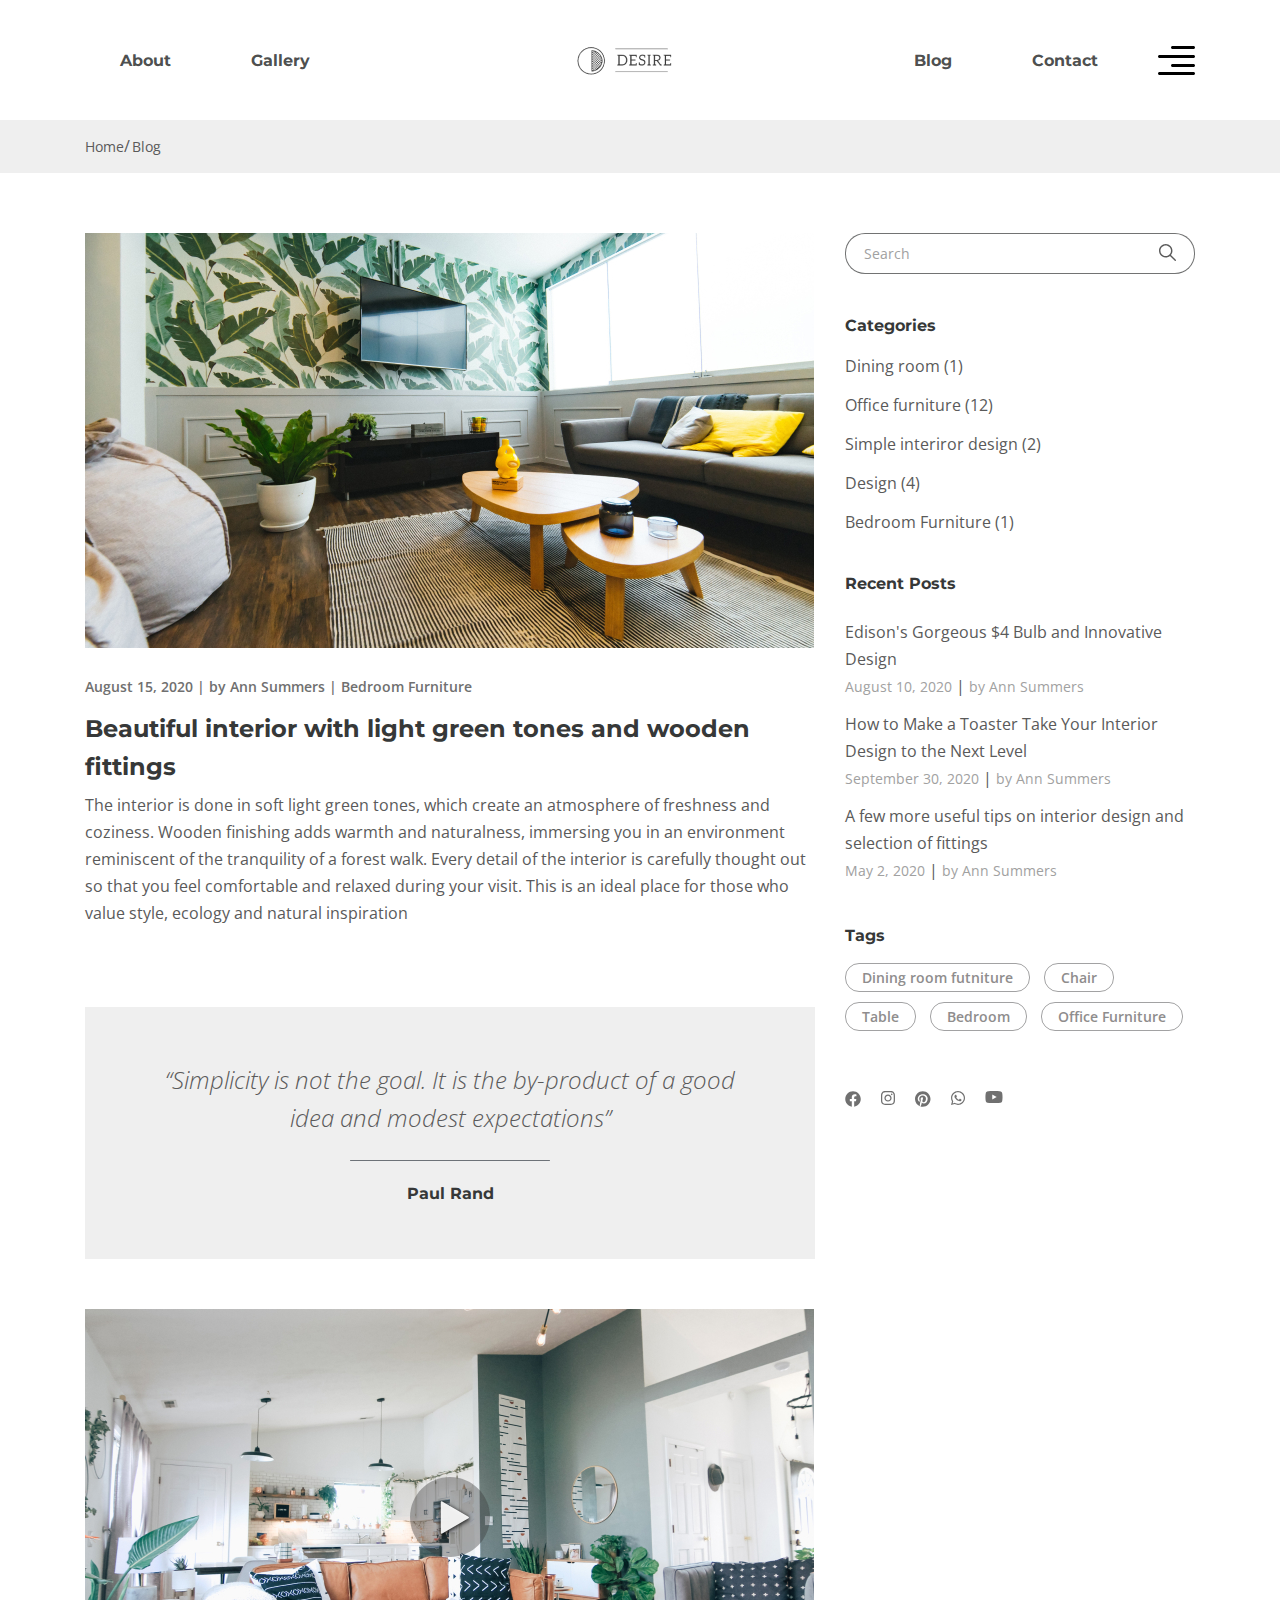
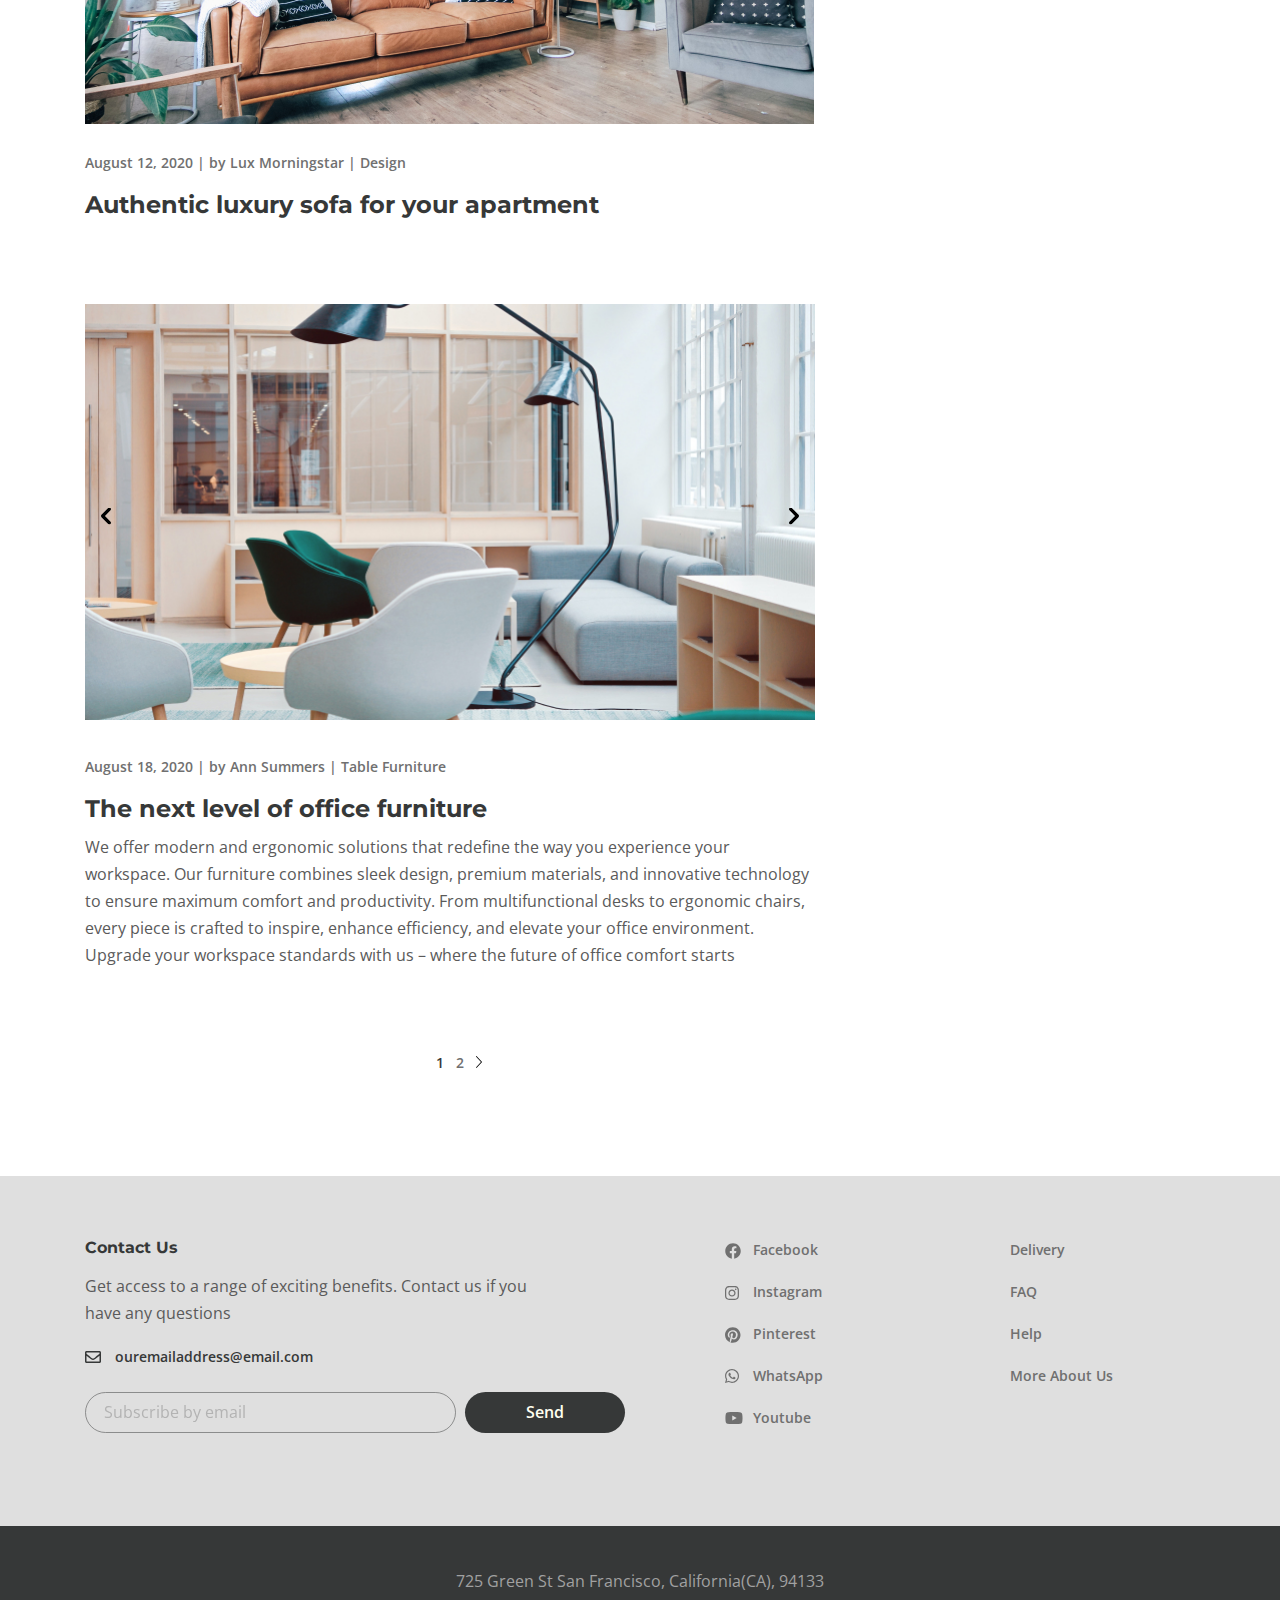
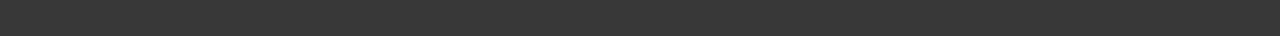
<file: blog.html>
<!DOCTYPE html>
<html lang="en">

<head>
  <meta charset="UTF-8">
  <meta name="viewport" content="width=device-width, initial-scale=1.0">
  <title>Desire-Furniture</title>
  <link rel="preconnect" href="https://fonts.googleapis.com">
  <link rel="preconnect" href="https://fonts.gstatic.com" crossorigin>
  <link
    href="https://fonts.googleapis.com/css2?family=Inter:ital,opsz,wght@0,14..32,100..900;1,14..32,100..900&family=Open+Sans:ital,wght@0,300..800;1,300..800&display=swap"
    rel="stylesheet">
  <link rel="preconnect" href="https://fonts.googleapis.com">
  <link rel="preconnect" href="https://fonts.gstatic.com" crossorigin>
  <link
    href="https://fonts.googleapis.com/css2?family=Inter:ital,opsz,wght@0,14..32,100..900;1,14..32,100..900&family=Montserrat:ital,wght@0,100..900;1,100..900&family=Open+Sans:ital,wght@0,300..800;1,300..800&display=swap"
    rel="stylesheet">
  <link rel="stylesheet" href="css/style.min.css">
</head>

<body>
  <div class="wrapper">
    <header class="header">
      <div class="container">
        <div class="header__inner">
          <nav class="menu">
            <ul class="menu__list">
              <li class="menu__list-item">
                <a href="about.html" class="menu__list-link">About</a>
              </li>
              <li class="menu__list-item">
                <a href="gallery.html" class="menu__list-link">Gallery</a>
              </li>
            </ul>
          </nav>
          <a href="index.html" class="logo">
            <img src="images/logo.png" alt="logo">
          </a>
          <nav class="menu">
            <ul class="menu__list">
              <li class="menu__list-item">
                <a href="blog.html" class="menu__list-link">Blog</a>
              </li>
              <li class="menu__list-item">
                <a href="contact.html" class="menu__list-link">Contact</a>
              </li>
            </ul>
          </nav>
          <button class="header__btn-menu">
            <span></span>
            <span></span>
            <span></span>
          </button>
          <button class="header__btn">
            <img src="images/icon_menu.svg" alt="icon menu">
          </button>
          <div class="rightside-menu rightside-menu--close">
            <button class="rightside-menu__close">
              <img src="images/close.svg" alt="close">
            </button>
            <div class="rightside-menu__content">
              <a href="#" class="rightside-menu__logo">
                <img src="images/logo-big.png" alt="logo">
              </a>
              <h4 class="rightside-menu__title">
                Furniture for life
              </h4>
              <p class="rightside-menu__text">
                Discover our exceptional furniture design, crafted to bring both elegance and coziness into your home.
                With its stylish appearance and unparalleled comfort, it’s the perfect choice for creating a warm and
                inviting atmosphere in any space.
              </p>
              <img class="rightside-menu__images" src="images/right-chair.jpg" alt="images">
            </div>
          </div>
        </div>
      </div>
    </header>
    <main class="main">

      <div class="breadcrumbs">
        <div class="container">
          <ul class="breadcrumbs__list">
            <li class="breadcrumbs__item">
              <a class="breadcrumbs__link" href="index.html">Home</a>
            </li>
            <li class="breadcrumbs__item">
              <a class="breadcrumbs__link" href="blog.html">Blog</a>
            </li>
          </ul>
        </div>
      </div>
      <section class="blog">
        <div class="container">
          <div class="blog__inner">
        <div class="blog__items">
          <div class="blog__item">
            <img class="blog__item-img" src="images/blog/big-1.jpg" alt="images">
            <div class="blog__item-info">
              <span class="blog__item-date">August 15, 2020</span> |
              <a class="blog__item-author" href="#">by Ann Summers</a> |
              <a class="blog__item-theme" href="#">Bedroom Furniture</a>
            </div>
            <a class="blog__item-link" href="blog-1.html">
              <h3 class="blog__item-title">Beautiful interior with light green tones and wooden fittings</h3>
            </a>
            <p class="blog__item-text">The interior is done in soft light green tones, which create an atmosphere of freshness and coziness. Wooden finishing adds warmth and naturalness, immersing you in an environment reminiscent of the tranquility of a forest walk.
            Every detail of the interior is carefully thought out so that you feel comfortable and relaxed during your visit. This is an ideal place for those who value style, ecology and natural inspiration</p>
          </div>
          <blockquote class="blog__blockquote">
            “Simplicity is not the goal. It is the by-product of a good idea and modest expectations”
            <div class="blog__blockquote-author">Paul Rand</div>
          </blockquote>
          <div class="blog__item article-popup">
            <div class="article-popup__box">
              <img class="blog__item-img" src="images/blog/big-2.jpg" alt="images">
            <a href="https://youtu.be/TQbjEIqEM3Y?si=0JNacHxjclIoGPPB" data-fancybox class="blog__item-popup">
              <img class="blog__item-play" src="images/play-button.svg" alt="play button">
            </a>
            </div>
            <div class="blog__item-info">
              <span class="blog__item-date">August 12, 2020</span> |
              <a class="blog__item-author" href="#">by Lux Morningstar</a> |
              <a class="blog__item-theme" href="#">Design</a>
            </div>
            <a class="blog__item-link" href="#">
              <h3 class="blog__item-title">Authentic luxury sofa for your apartment</h3>
            </a>
          </div>

          <div class="blog__item article-slider">
            <div class="article-slider-box">
              <img class="article-slider-img" src="images/blog/big-3.jpg" alt="images">
              <img class="article-slider-img" src="images/blog/big-2.jpg" alt="images">
              <img class="article-slider-img" src="images/blog/2.jpg" alt="images">
            </div>
            <div class="blog__item-info">
              <span class="blog__item-date">August 18, 2020</span> |
              <a class="blog__item-author" href="#">by Ann Summers</a> |
              <a class="blog__item-theme" href="#">Table Furniture</a>
            </div>
            <a class="blog__item-link" href="#">
              <h3 class="blog__item-title">The next level of office furniture</h3>
            </a>
            <p class="blog__item-text">We offer modern and ergonomic solutions that redefine the way you experience your workspace. Our furniture combines sleek design, premium materials, and innovative technology to ensure maximum comfort and productivity.
            From multifunctional desks to ergonomic chairs, every piece is crafted to inspire, enhance efficiency, and elevate your office environment. Upgrade your workspace standards with us – where the future of office comfort starts
            </p>
          </div>
          <div class="pagination">
              <a href="#" class="pagination__arrow pagination__arrow--disabled">
                <img class="pagination__arrow-icon" src="images/arrow-left.svg" alt="arrow icon">
              </a>
            <ul class="pagination__list">
              <li class="pagination__list-item">
                <a href="#" class="pagination__list-num pagination__list-num--active">
                  1
                </a>
              </li>
              <li class="pagination__list-item">
                <a href="#" class="pagination__list-num">
                  2
                </a>
              </li>
            </ul>
              <a href="#" class="pagination__arrow">
                <img class="pagination__arrow-icon" src="images/arrow-right.svg" alt="arrow icon">
              </a>
          </div>

        </div>
        <aside class="aside">
          <form class="aside__search">
            <input class="aside__search-input" type="text" placeholder="Search">
            <button class="aside__search-btn" type="submit">
              <img src="images/search-icon.svg" alt="search-icon">
            </button>
          </form>
          <div class="blog__category">
            <h6 class="blog__category-title">Categories</h6>
            <ul class="blog__category-list">
              <li class="blog__category-item"><a href="#" class="blog__category-link">
                Dining room (1)
              </a>
              </li>
              <li class="blog__category-item"><a href="#" class="blog__category-link">
                Office furniture (12)
              </a>
              </li>
              <li class="blog__category-item"><a href="#" class="blog__category-link">
                Simple interiror design (2)
              </a>
              </li>
              <li class="blog__category-item"><a href="#" class="blog__category-link">
                Design (4)
              </a>
              </li>
              <li class="blog__category-item"><a href="#" class="blog__category-link">
                Bedroom Furniture (1)
              </a>
              </li>
            </ul>
          </div>
          <div class="recent-posts">
            <h6 class="recent-posts__title">Recent Posts</h6>
            <ul class="recent-posts__list">
              <li class="recent-posts__item">
                <a href="#" class="recent-posts__item-title">
                  Edison's Gorgeous $4 Bulb and Innovative Design
                </a>
                <span class="recent-posts__date">August 10, 2020</span> |
                <a href="#" class="recent-posts__author">by Ann Summers</a>
              </li>
              <li class="recent-posts__item">
                <a href="#" class="recent-posts__item-title">
                  How to Make a Toaster Take Your Interior Design to the Next Level
                </a>
                <span class="recent-posts__date">September 30, 2020</span> |
                <a href="#" class="recent-posts__author">by Ann Summers</a>
              </li>
              <li class="recent-posts__item">
                <a href="#" class="recent-posts__item-title">
                  A few more useful tips on interior design and selection of fittings
                </a>
                <span class="recent-posts__date">May 2, 2020</span> |
                <a href="#" class="recent-posts__author">by Ann Summers</a>
              </li>
            </ul>
          </div>
          <div class="blog__tags">
            <h6 class="blog__tags-title">
              Tags
            </h6>
            <a class="blog__tags-link" href="#">Dining room futniture</a>
            <a class="blog__tags-link" href="#">Chair</a>
            <a class="blog__tags-link" href="#">Table</a>
            <a class="blog__tags-link" href="#">Bedroom</a>
            <a class="blog__tags-link" href="#">Office Furniture</a>
          </div>
          <ul class="blog__social">
            <li class="blog__social-item">
              <a href="#" class="blog__social-link">
                <img src="images/facebook.svg" alt="facebook" class="blog__social-img">
              </a>
            </li>
            <li class="blog__social-item">
              <a href="#" class="blog__social-link">
                <img src="images/instagram.svg" alt="instagram" class="blog__social-img">
              </a>
            </li>
            <li class="blog__social-item">
              <a href="#" class="blog__social-link">
                <img src="images/pinterest.svg" alt="pinterest" class="blog__social-img">
              </a>
            </li>
            <li class="blog__social-item">
              <a href="#" class="blog__social-link">
                <img src="images/whatsapp.svg" alt="whatsapp" class="blog__social-img">
              </a>
            </li>
            <li class="blog__social-item">
              <a href="#" class="blog__social-link">
                <img src="images/youtube.svg" alt="youtube" class="blog__social-img">
              </a>
            </li>
          </ul>
        </aside>
      </div>
    </div>
      </section>


    </main>
    <footer class="footer">
      <div class="footer__content">
        <div class="container">
          <div class="footer__inner">
            <div class="footer__info">
              <h6 class="footer__info-title">Contact Us</h6>
              <p class="footer__info-text">Get access to a range of exciting benefits. Contact us if you have any
                questions</p>
              <a href="mailto:ouremailaddress@email.com" class="footer__info-email">ouremailaddress@email.com</a>
              <form class="footer__form">
                <input class="footer__form-input" type="email" placeholder="Subscribe by email">
                <button class="footer__form-button" type="submit">Send</button>
              </form>
            </div>
            <ul class="footer__social">
              <li class="footer__social-item">
                <a href="#" class="footer__social-link footer__social-link--facebook">Facebook</a>
              </li>
              <li class="footer__social-item">
                <a href="#" class="footer__social-link footer__social-link--instagram">Instagram</a>
              </li>
              <li class="footer__social-item">
                <a href="#" class="footer__social-link footer__social-link--pinterest">Pinterest</a>
              </li>
              <li class="footer__social-item">
                <a href="#" class="footer__social-link footer__social-link--whatsapp">WhatsApp</a>
              </li>
              <li class="footer__social-item">
                <a href="#" class="footer__social-link footer__social-link--youtube">Youtube</a>
              </li>
            </ul>
            <nav class="footer__menu">
              <ul class="footer__menu-list">
                <li class="footer__menu-item">
                  <a href="" class="footer__menu-link">Delivery</a>
                </li>
                <li class="footer__menu-item">
                  <a href="" class="footer__menu-link">FAQ</a>
                </li>
                <li class="footer__menu-item">
                  <a href="" class="footer__menu-link">Help</a>
                </li>
                <li class="footer__menu-item">
                  <a href="" class="footer__menu-link">More About Us</a>
                </li>
              </ul>
            </nav>
          </div>
        </div>
      </div>
      <div class="footer__copyright">
        <div class="container">
          <p>725 Green St San Francisco, California(CA), 94133</p>
        </div>
      </div>
    </footer>
  </div>


  <script src="js/main.min.js"></script>
</body>

</html>
</file>
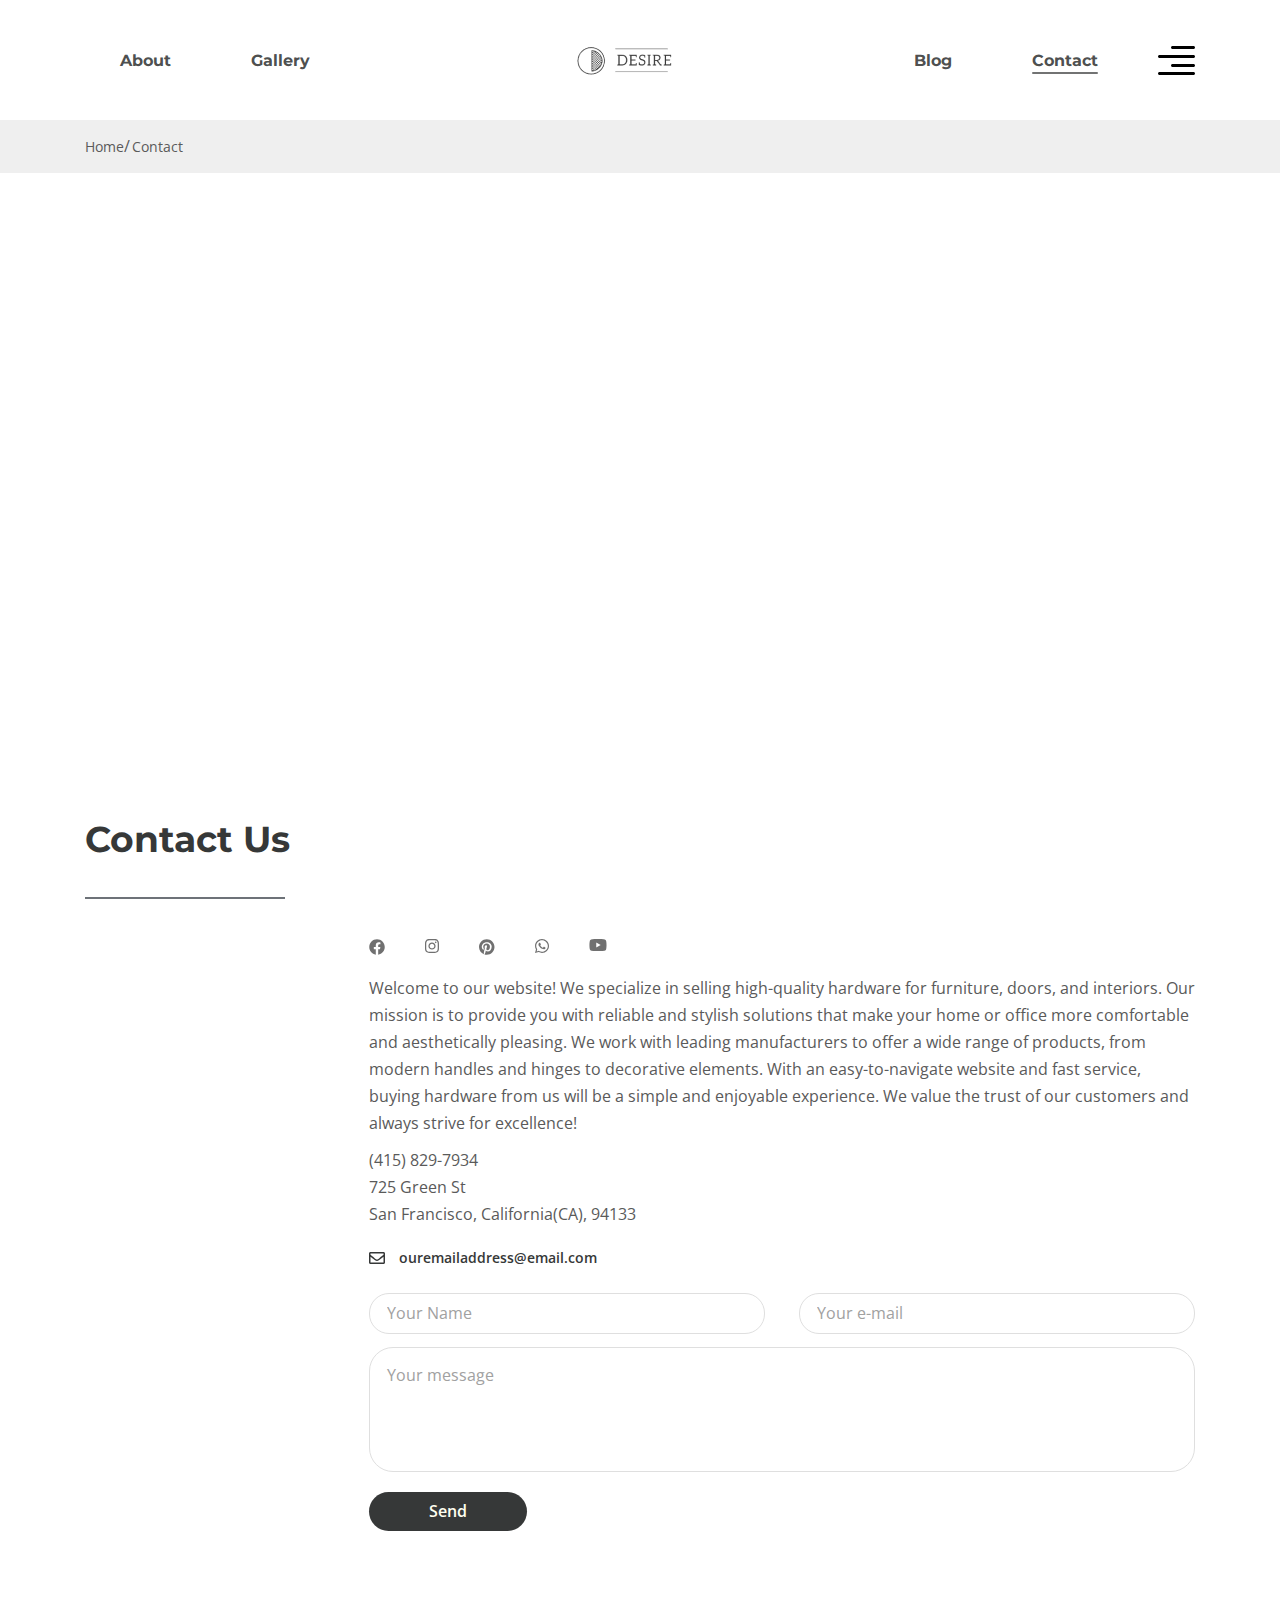
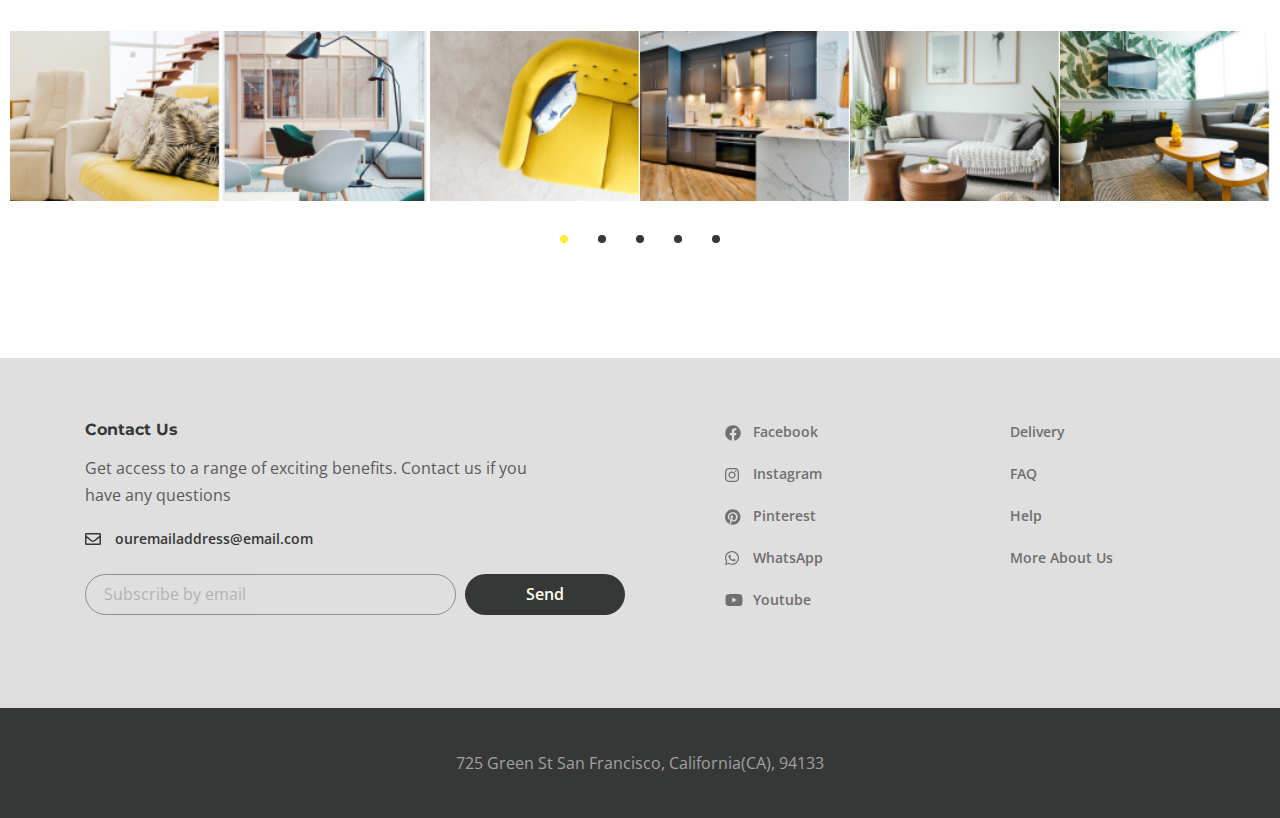
<file: contact.html>
<!DOCTYPE html>
<html lang="en">

<head>
  <meta charset="UTF-8">
  <meta name="viewport" content="width=device-width, initial-scale=1.0">
  <title>Desire-Furniture</title>
  <link rel="preconnect" href="https://fonts.googleapis.com">
  <link rel="preconnect" href="https://fonts.gstatic.com" crossorigin>
  <link
    href="https://fonts.googleapis.com/css2?family=Inter:ital,opsz,wght@0,14..32,100..900;1,14..32,100..900&family=Open+Sans:ital,wght@0,300..800;1,300..800&display=swap"
    rel="stylesheet">
  <link rel="preconnect" href="https://fonts.googleapis.com">
  <link rel="preconnect" href="https://fonts.gstatic.com" crossorigin>
  <link
    href="https://fonts.googleapis.com/css2?family=Inter:ital,opsz,wght@0,14..32,100..900;1,14..32,100..900&family=Montserrat:ital,wght@0,100..900;1,100..900&family=Open+Sans:ital,wght@0,300..800;1,300..800&display=swap"
    rel="stylesheet">
  <link rel="stylesheet" href="css/style.min.css">
</head>

<body>
  <div class="wrapper">
    <header class="header">
      <div class="container">
        <div class="header__inner">
          <nav class="menu">
            <ul class="menu__list">
              <li class="menu__list-item">
                <a href="about.html" class="menu__list-link">About</a>
              </li>
              <li class="menu__list-item">
                <a href="gallery.html" class="menu__list-link">Gallery</a>
              </li>
            </ul>
          </nav>
          <a href="index.html" class="logo">
            <img src="images/logo.png" alt="logo">
          </a>
          <nav class="menu">
            <ul class="menu__list">
              <li class="menu__list-item">
                <a href="blog.html" class="menu__list-link">Blog</a>
              </li>
              <li class="menu__list-item">
                <a href="contact.html" class="menu__list-link menu__list-link--active">Contact</a>
              </li>
            </ul>
          </nav>
          <button class="header__btn-menu">
            <span></span>
            <span></span>
            <span></span>
          </button>
          <button class="header__btn">
            <img src="images/icon_menu.svg" alt="icon menu">
          </button>
          <div class="rightside-menu rightside-menu--close">
            <button class="rightside-menu__close">
              <img src="images/close.svg" alt="close">
            </button>
            <div class="rightside-menu__content">
              <a href="#" class="rightside-menu__logo">
                <img src="images/logo-big.png" alt="logo">
              </a>
              <h4 class="rightside-menu__title">
                Furniture for life
              </h4>
              <p class="rightside-menu__text">
                Discover our exceptional furniture design, crafted to bring both elegance and coziness into your home.
                With its stylish appearance and unparalleled comfort, it’s the perfect choice for creating a warm and
                inviting atmosphere in any space.
              </p>
              <img class="rightside-menu__images" src="images/right-chair.jpg" alt="images">
            </div>
          </div>
        </div>
      </div>
    </header>
    <main class="main">

      <div class="breadcrumbs">
        <div class="container">
          <ul class="breadcrumbs__list">
            <li class="breadcrumbs__item">
              <a class="breadcrumbs__link" href="index.html">Home</a>
            </li>
            <li class="breadcrumbs__item">
              <a class="breadcrumbs__link" href="contact.html">Contact</a>
            </li>
          </ul>
        </div>
      </div>
      <div class="map">
        <iframe
          src="https://www.google.com/maps/embed?pb=!1m18!1m12!1m3!1d31921.020476245892!2d-122.42593387810035!3d37.783883106095416!2m3!1f0!2f0!3f0!3m2!1i1024!2i768!4f13.1!3m3!1m2!1s0x808580f18d8c6ea7%3A0x5d7f53fb70a3a903!2s725%20Green%20St%2C%20San%20Francisco%2C%20CA%2094133%2C%20USA!5e0!3m2!1sen!2sjp!4v1733896404285!5m2!1sen!2sjp"
          width="100%" style="border:0;" allowfullscreen="" loading="lazy"
          referrerpolicy="no-referrer-when-downgrade"></iframe>
      </div>
      <section class="contact">
        <div class="container">
          <h3 class="contact__title">Contact Us</h3>
          <ul class="contact__social">
            <li class="contact__social-item">
              <a href="#" class="contact__social-link">
                <img src="images/facebook.svg" alt="facebook" class="contact__social-img">
              </a>
            </li>
            <li class="contact__social-item">
              <a href="#" class="contact__social-link">
                <img src="images/instagram.svg" alt="instagram" class="contact__social-img">
              </a>
            </li>
            <li class="contact__social-item">
              <a href="#" class="contact__social-link">
                <img src="images/pinterest.svg" alt="pinterest" class="contact__social-img">
              </a>
            </li>
            <li class="contact__social-item">
              <a href="#" class="contact__social-link">
                <img src="images/whatsapp.svg" alt="whatsapp" class="contact__social-img">
              </a>
            </li>
            <li class="contact__social-item">
              <a href="#" class="contact__social-link">
                <img src="images/youtube.svg" alt="youtube" class="contact__social-img">
              </a>
            </li>
          </ul>
          <div class="contact__box">
            <p class="contact__text">Welcome to our website! We specialize in selling high-quality hardware for
              furniture, doors, and interiors. Our mission is to provide you with reliable and stylish solutions that
              make your home or office more comfortable and aesthetically pleasing. We work with leading manufacturers
              to offer a wide range of products, from modern handles and hinges to decorative elements. With an
              easy-to-navigate website and fast service, buying hardware from us will be a simple and enjoyable
              experience. We value the trust of our customers and always strive for excellence!</p>
            <a href="tel:+14158297934" class="contact__phone">(415) 829-7934</a>
            <div class="contact__st">
              725 Green St
            </div>
            <div class="contact__city">
              San Francisco, California(CA), 94133
            </div>
            <a href="mailto:ouremailaddress@email.com" class="info-email">ouremailaddress@email.com</a>
          </div>
          <form class="contact__form">
            <input class="contact__form-input" placeholder="Your Name" type="text">
            <input class="contact__form-input" placeholder="Your e-mail" type="email">
            <textarea class="contact__form-area" placeholder="Your message"></textarea>
            <button class="contact__form-btn" type="submit">Send</button>
          </form>
        </div>
      </section>
      <div class="container-fluid">
        <div class="contact-slider">
          <a class="contact-slider__link" href="#">
            <img class="contact-slider__img" src="images/slider/1.jpg" alt="images">
            <p class="contact-slider__title">You Can Trust</p>
          </a>
          <a class="contact-slider__link" href="#">
            <img class="contact-slider__img" src="images/slider/2.jpg" alt="images">
            <p class="contact-slider__title">You Can Trust</p>
          </a>
          <a class="contact-slider__link" href="#">
            <img class="contact-slider__img" src="images/slider/3.jpg" alt="images">
            <p class="contact-slider__title">You Can Trust</p>
          </a>
          <a class="contact-slider__link" href="#">
            <img class="contact-slider__img" src="images/slider/4.jpg" alt="images">
            <p class="contact-slider__title">You Can Trust</p>
          </a>
          <a class="contact-slider__link" href="#">
            <img class="contact-slider__img" src="images/slider/5.jpg" alt="images">
            <p class="contact-slider__title">You Can Trust</p>
          </a>
          <a class="contact-slider__link" href="#">
            <img class="contact-slider__img" src="images/slider/6.jpg" alt="images">
            <p class="contact-slider__title">You Can Trust</p>
          </a>
          <a class="contact-slider__link" href="#">
            <img class="contact-slider__img" src="images/slider/7.jpg" alt="images">
            <p class="contact-slider__title">You Can Trust</p>
          </a>
          <a class="contact-slider__link" href="#">
            <img class="contact-slider__img" src="images/slider/8.jpg" alt="images">
            <p class="contact-slider__title">You Can Trust</p>
          </a>
          <a class="contact-slider__link" href="#">
            <img class="contact-slider__img" src="images/slider/9.jpg" alt="images">
            <p class="contact-slider__title">You Can Trust</p>
          </a>
          <a class="contact-slider__link" href="#">
            <img class="contact-slider__img" src="images/slider/10.jpg" alt="images">
            <p class="contact-slider__title">You Can Trust</p>
          </a>
          <a class="contact-slider__link" href="#">
            <img class="contact-slider__img" src="images/slider/1.jpg" alt="images">
            <p class="contact-slider__title">You Can Trust</p>
          </a>
          <a class="contact-slider__link" href="#">
            <img class="contact-slider__img" src="images/slider/2.jpg" alt="images">
            <p class="contact-slider__title">You Can Trust</p>
          </a>
          <a class="contact-slider__link" href="#">
            <img class="contact-slider__img" src="images/slider/3.jpg" alt="images">
            <p class="contact-slider__title">You Can Trust</p>
          </a>
          <a class="contact-slider__link" href="#">
            <img class="contact-slider__img" src="images/slider/4.jpg" alt="images">
            <p class="contact-slider__title">You Can Trust</p>
          </a>
          <a class="contact-slider__link" href="#">
            <img class="contact-slider__img" src="images/slider/5.jpg" alt="images">
            <p class="contact-slider__title">You Can Trust</p>
          </a>
          <a class="contact-slider__link" href="#">
            <img class="contact-slider__img" src="images/slider/6.jpg" alt="images">
            <p class="contact-slider__title">You Can Trust</p>
          </a>
          <a class="contact-slider__link" href="#">
            <img class="contact-slider__img" src="images/slider/7.jpg" alt="images">
            <p class="contact-slider__title">You Can Trust</p>
          </a>
          <a class="contact-slider__link" href="#">
            <img class="contact-slider__img" src="images/slider/8.jpg" alt="images">
            <p class="contact-slider__title">You Can Trust</p>
          </a>
          <a class="contact-slider__link" href="#">
            <img class="contact-slider__img" src="images/slider/9.jpg" alt="images">
            <p class="contact-slider__title">You Can Trust</p>
          </a>
          <a class="contact-slider__link" href="#">
            <img class="contact-slider__img" src="images/slider/10.jpg" alt="images">
            <p class="contact-slider__title">You Can Trust</p>
          </a>
          <a class="contact-slider__link" href="#">
            <img class="contact-slider__img" src="images/slider/1.jpg" alt="images">
            <p class="contact-slider__title">You Can Trust</p>
          </a>
          <a class="contact-slider__link" href="#">
            <img class="contact-slider__img" src="images/slider/2.jpg" alt="images">
            <p class="contact-slider__title">You Can Trust</p>
          </a>
          <a class="contact-slider__link" href="#">
            <img class="contact-slider__img" src="images/slider/3.jpg" alt="images">
            <p class="contact-slider__title">You Can Trust</p>
          </a>
          <a class="contact-slider__link" href="#">
            <img class="contact-slider__img" src="images/slider/4.jpg" alt="images">
            <p class="contact-slider__title">You Can Trust</p>
          </a>
          <a class="contact-slider__link" href="#">
            <img class="contact-slider__img" src="images/slider/5.jpg" alt="images">
            <p class="contact-slider__title">You Can Trust</p>
          </a>
          <a class="contact-slider__link" href="#">
            <img class="contact-slider__img" src="images/slider/6.jpg" alt="images">
            <p class="contact-slider__title">You Can Trust</p>
          </a>
          <a class="contact-slider__link" href="#">
            <img class="contact-slider__img" src="images/slider/7.jpg" alt="images">
            <p class="contact-slider__title">You Can Trust</p>
          </a>
          <a class="contact-slider__link" href="#">
            <img class="contact-slider__img" src="images/slider/8.jpg" alt="images">
            <p class="contact-slider__title">You Can Trust</p>
          </a>
          <a class="contact-slider__link" href="#">
            <img class="contact-slider__img" src="images/slider/9.jpg" alt="images">
            <p class="contact-slider__title">You Can Trust</p>
          </a>
          <a class="contact-slider__link" href="#">
            <img class="contact-slider__img" src="images/slider/10.jpg" alt="images">
            <p class="contact-slider__title">You Can Trust</p>
          </a>
        </div>
      </div>
    </main>
    <footer class="footer">
      <div class="footer__content">
        <div class="container">
          <div class="footer__inner">
            <div class="footer__info">
              <h6 class="footer__info-title">Contact Us</h6>
              <p class="footer__info-text">Get access to a range of exciting benefits. Contact us if you have any
                questions</p>
              <a href="mailto:ouremailaddress@email.com" class="info-email">ouremailaddress@email.com</a>
              <form class="footer__form">
                <input class="footer__form-input" type="email" placeholder="Subscribe by email">
                <button class="footer__form-button" type="submit">Send</button>
              </form>
            </div>
            <ul class="footer__social">
              <li class="footer__social-item">
                <a href="#" class="footer__social-link footer__social-link--facebook">Facebook</a>
              </li>
              <li class="footer__social-item">
                <a href="#" class="footer__social-link footer__social-link--instagram">Instagram</a>
              </li>
              <li class="footer__social-item">
                <a href="#" class="footer__social-link footer__social-link--pinterest">Pinterest</a>
              </li>
              <li class="footer__social-item">
                <a href="#" class="footer__social-link footer__social-link--whatsapp">WhatsApp</a>
              </li>
              <li class="footer__social-item">
                <a href="#" class="footer__social-link footer__social-link--youtube">Youtube</a>
              </li>
            </ul>
            <nav class="footer__menu">
              <ul class="footer__menu-list">
                <li class="footer__menu-item">
                  <a href="" class="footer__menu-link">Delivery</a>
                </li>
                <li class="footer__menu-item">
                  <a href="" class="footer__menu-link">FAQ</a>
                </li>
                <li class="footer__menu-item">
                  <a href="" class="footer__menu-link">Help</a>
                </li>
                <li class="footer__menu-item">
                  <a href="" class="footer__menu-link">More About Us</a>
                </li>
              </ul>
            </nav>
          </div>
        </div>
      </div>
      <div class="footer__copyright">
        <div class="container">
          <p>725 Green St San Francisco, California(CA), 94133</p>
        </div>
      </div>
    </footer>
  </div>


  <script src="js/main.min.js"></script>
</body>

</html>
</file>
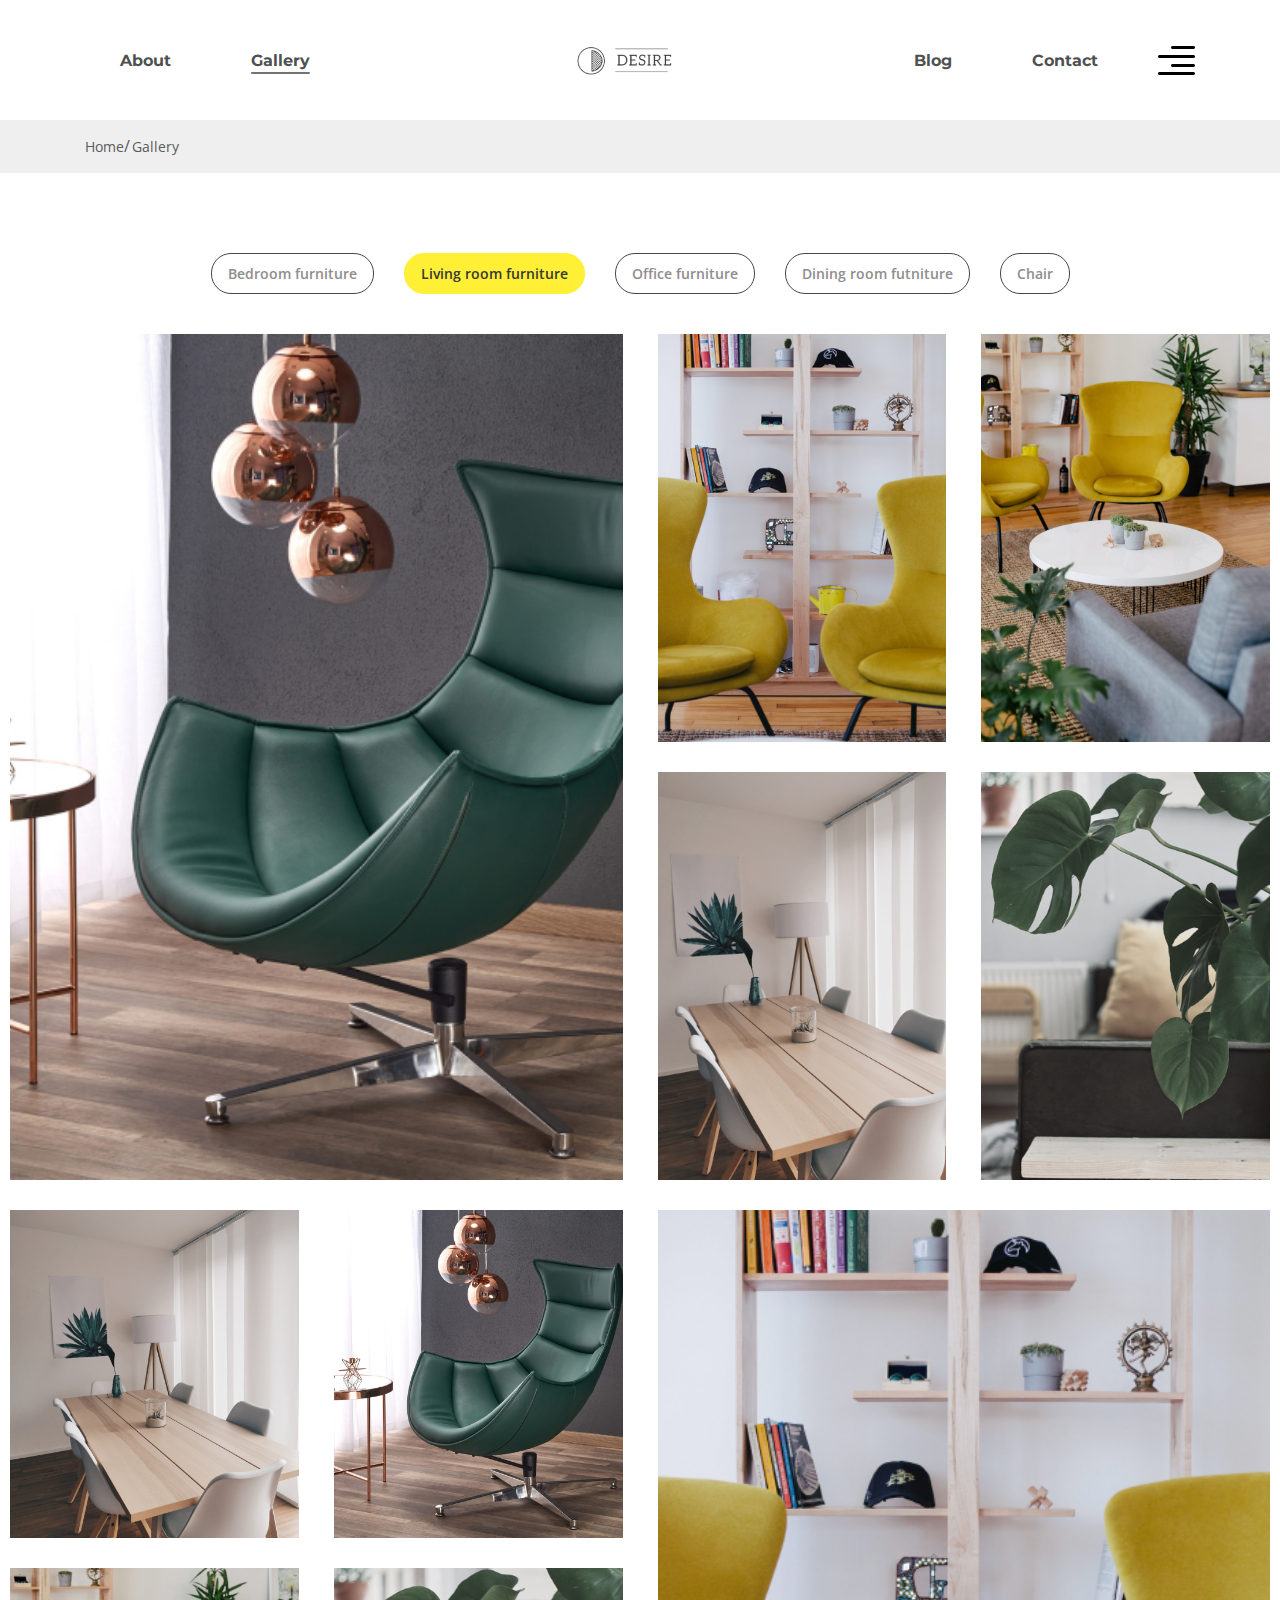
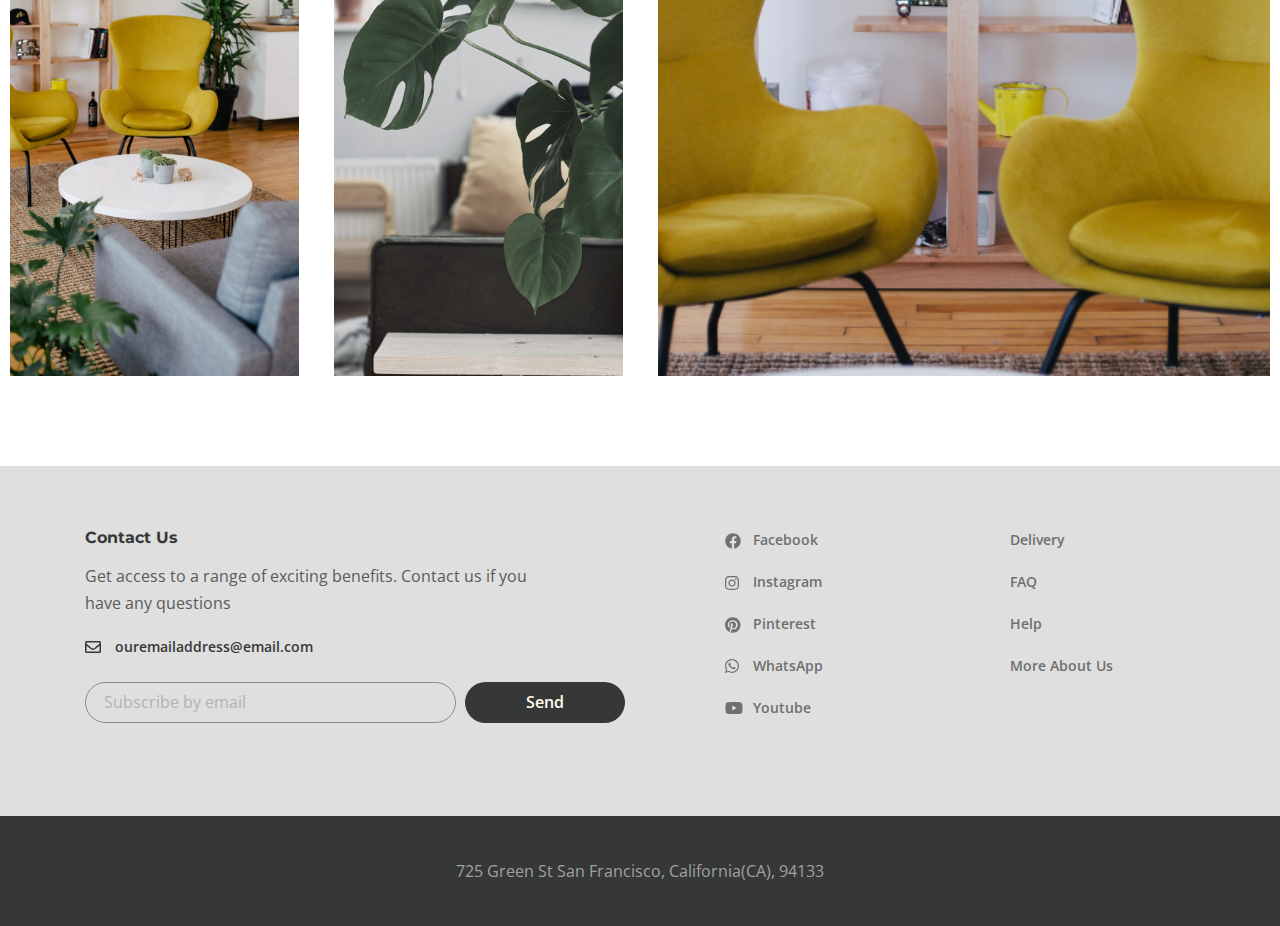
<file: gallery.html>
<!DOCTYPE html>
<html lang="en">

<head>
  <meta charset="UTF-8">
  <meta name="viewport" content="width=device-width, initial-scale=1.0">
  <title>Desire-Furniture</title>
  <link rel="preconnect" href="https://fonts.googleapis.com">
  <link rel="preconnect" href="https://fonts.gstatic.com" crossorigin>
  <link
    href="https://fonts.googleapis.com/css2?family=Inter:ital,opsz,wght@0,14..32,100..900;1,14..32,100..900&family=Open+Sans:ital,wght@0,300..800;1,300..800&display=swap"
    rel="stylesheet">
  <link rel="preconnect" href="https://fonts.googleapis.com">
  <link rel="preconnect" href="https://fonts.gstatic.com" crossorigin>
  <link
    href="https://fonts.googleapis.com/css2?family=Inter:ital,opsz,wght@0,14..32,100..900;1,14..32,100..900&family=Montserrat:ital,wght@0,100..900;1,100..900&family=Open+Sans:ital,wght@0,300..800;1,300..800&display=swap"
    rel="stylesheet">
  <link rel="stylesheet" href="css/style.min.css">
</head>

<body>
  <div class="wrapper">
    <header class="header">
      <div class="container">
        <div class="header__inner">
          <nav class="menu">
            <ul class="menu__list">
              <li class="menu__list-item">
                <a href="about.html" class="menu__list-link">About</a>
              </li>
              <li class="menu__list-item">
                <a href="gallery.html" class="menu__list-link menu__list-link--active">Gallery</a>
              </li>
            </ul>
          </nav>
          <a href="index.html" class="logo">
            <img src="images/logo.png" alt="logo">
          </a>
          <nav class="menu">
            <ul class="menu__list">
              <li class="menu__list-item">
                <a href="blog.html" class="menu__list-link">Blog</a>
              </li>
              <li class="menu__list-item">
                <a href="contact.html" class="menu__list-link">Contact</a>
              </li>
            </ul>
          </nav>
          <button class="header__btn-menu">
            <span></span>
            <span></span>
            <span></span>
          </button>
          <button class="header__btn">
            <img src="images/icon_menu.svg" alt="icon menu">
          </button>
          <div class="rightside-menu rightside-menu--close">
            <button class="rightside-menu__close">
              <img src="images/close.svg" alt="close">
            </button>
            <div class="rightside-menu__content">
              <a href="#" class="rightside-menu__logo">
                <img src="images/logo-big.png" alt="logo">
              </a>
              <h4 class="rightside-menu__title">
                Furniture for life
              </h4>
              <p class="rightside-menu__text">
                Discover our exceptional furniture design, crafted to bring both elegance and coziness into your home.
                With its stylish appearance and unparalleled comfort, it’s the perfect choice for creating a warm and
                inviting atmosphere in any space.
              </p>
              <img class="rightside-menu__images" src="images/right-chair.jpg" alt="images">
            </div>
          </div>
        </div>
      </div>
    </header>
    <main class="main">
      <div class="breadcrumbs">
        <div class="container">
          <ul class="breadcrumbs__list">
            <li class="breadcrumbs__item">
              <a class="breadcrumbs__link" href="index.html">Home</a>
            </li>
            <li class="breadcrumbs__item">
              <a class="breadcrumbs__link" href="gallery.html">Gallery</a>
            </li>
          </ul>
        </div>
      </div>
      <div class="gallery gallery-page">
        <div class="container-fluid">
          <div class="gallery__buttons">
            <button class="gallery__btn" data-filter=".bedroom">Bedroom furniture</button>
            <button class="gallery__btn" data-filter=".living">Living room furniture</button>
            <button class="gallery__btn" data-filter=".office">Office furniture</button>
            <button class="gallery__btn" data-filter=".dining">Dining room futniture</button>
            <button class="gallery__btn" data-filter=".chair">Chair</button>
          </div>
          <div class="gallery__inner">

            <div class="gallery__items mix bedroom">
              <a href="#" class="gallery__item">
                <img src="images/gallery/1.jpg" alt="images">
              </a>
              <a href="#" class="gallery__item">
                <img src="images/gallery/2.jpg" alt="images">
              </a>
              <a href="#" class="gallery__item">
                <img src="images/gallery/3.jpg" alt="images">
              </a>
              <a href="#" class="gallery__item">
                <img src="images/gallery/4.jpg" alt="images">
              </a>
              <a href="#" class="gallery__item">
                <img src="images/gallery/5.jpg" alt="images">
              </a>
              <a href="#" class="gallery__item">
                <img src="images/gallery/1.jpg" alt="images">
              </a>
              <a href="#" class="gallery__item">
                <img src="images/gallery/2.jpg" alt="images">
              </a>
              <a href="#" class="gallery__item">
                <img src="images/gallery/3.jpg" alt="images">
              </a>
              <a href="#" class="gallery__item">
                <img src="images/gallery/4.jpg" alt="images">
              </a>
              <a href="#" class="gallery__item">
                <img src="images/gallery/5.jpg" alt="images">
              </a>
            </div>

            <div class="gallery__items mix living">
              <a href="#" class="gallery__item">
                <img src="images/gallery/2.jpg" alt="images">
              </a>
              <a href="#" class="gallery__item">
                <img src="images/gallery/3.jpg" alt="images">
              </a>
              <a href="#" class="gallery__item">
                <img src="images/gallery/1.jpg" alt="images">
              </a>
              <a href="#" class="gallery__item">
                <img src="images/gallery/4.jpg" alt="images">
              </a>
              <a href="#" class="gallery__item">
                <img src="images/gallery/5.jpg" alt="images">
              </a>
              <a href="#" class="gallery__item">
                <img src="images/gallery/4.jpg" alt="images">
              </a>
              <a href="#" class="gallery__item">
                <img src="images/gallery/2.jpg" alt="images">
              </a>
              <a href="#" class="gallery__item">
                <img src="images/gallery/3.jpg" alt="images">
              </a>
              <a href="#" class="gallery__item">
                <img src="images/gallery/1.jpg" alt="images">
              </a>
              <a href="#" class="gallery__item">
                <img src="images/gallery/5.jpg" alt="images">
              </a>
            </div>

            <div class="gallery__items mix office">
              <a href="#" class="gallery__item">
                <img src="images/gallery/5.jpg" alt="images">
              </a>
              <a href="#" class="gallery__item">
                <img src="images/gallery/3.jpg" alt="images">
              </a>
              <a href="#" class="gallery__item">
                <img src="images/gallery/1.jpg" alt="images">
              </a>
              <a href="#" class="gallery__item">
                <img src="images/gallery/2.jpg" alt="images">
              </a>
              <a href="#" class="gallery__item">
                <img src="images/gallery/4.jpg" alt="images">
              </a>
              <a href="#" class="gallery__item">
                <img src="images/gallery/3.jpg" alt="images">
              </a>
              <a href="#" class="gallery__item">
                <img src="images/gallery/4.jpg" alt="images">
              </a>
              <a href="#" class="gallery__item">
                <img src="images/gallery/1.jpg" alt="images">
              </a>
              <a href="#" class="gallery__item">
                <img src="images/gallery/2.jpg" alt="images">
              </a>
              <a href="#" class="gallery__item">
                <img src="images/gallery/5.jpg" alt="images">
              </a>
            </div>

            <div class="gallery__items mix dining">
              <a href="#" class="gallery__item">
                <img src="images/gallery/2.jpg" alt="images">
              </a>
              <a href="#" class="gallery__item">
                <img src="images/gallery/5.jpg" alt="images">
              </a>
              <a href="#" class="gallery__item">
                <img src="images/gallery/3.jpg" alt="images">
              </a>
              <a href="#" class="gallery__item">
                <img src="images/gallery/1.jpg" alt="images">
              </a>
              <a href="#" class="gallery__item">
                <img src="images/gallery/4.jpg" alt="images">
              </a>
              <a href="#" class="gallery__item">
                <img src="images/gallery/1.jpg" alt="images">
              </a>
              <a href="#" class="gallery__item">
                <img src="images/gallery/2.jpg" alt="images">
              </a>
              <a href="#" class="gallery__item">
                <img src="images/gallery/3.jpg" alt="images">
              </a>
              <a href="#" class="gallery__item">
                <img src="images/gallery/4.jpg" alt="images">
              </a>
              <a href="#" class="gallery__item">
                <img src="images/gallery/5.jpg" alt="images">
              </a>
            </div>

            <div class="gallery__items mix chair">
              <a href="#" class="gallery__item">
                <img src="images/gallery/5.jpg" alt="images">
              </a>
              <a href="#" class="gallery__item">
                <img src="images/gallery/2.jpg" alt="images">
              </a>
              <a href="#" class="gallery__item">
                <img src="images/gallery/4.jpg" alt="images">
              </a>
              <a href="#" class="gallery__item">
                <img src="images/gallery/3.jpg" alt="images">
              </a>
              <a href="#" class="gallery__item">
                <img src="images/gallery/1.jpg" alt="images">
              </a>
              <a href="#" class="gallery__item">
                <img src="images/gallery/5.jpg" alt="images">
              </a>
              <a href="#" class="gallery__item">
                <img src="images/gallery/2.jpg" alt="images">
              </a>
              <a href="#" class="gallery__item">
                <img src="images/gallery/3.jpg" alt="images">
              </a>
              <a href="#" class="gallery__item">
                <img src="images/gallery/4.jpg" alt="images">
              </a>
              <a href="#" class="gallery__item">
                <img src="images/gallery/1.jpg" alt="images">
              </a>
            </div>
          </div>
        </div>
      </div>

    </main>
    <footer class="footer">
      <div class="footer__content">
        <div class="container">
          <div class="footer__inner">
            <div class="footer__info">
              <h6 class="footer__info-title">Contact Us</h6>
              <p class="footer__info-text">Get access to a range of exciting benefits. Contact us if you have any
                questions</p>
              <a href="mailto:ouremailaddress@email.com" class="footer__info-email">ouremailaddress@email.com</a>
              <form class="footer__form">
                <input class="footer__form-input" type="email" placeholder="Subscribe by email">
                <button class="footer__form-button" type="submit">Send</button>
              </form>
            </div>
            <ul class="footer__social">
              <li class="footer__social-item">
                <a href="#" class="footer__social-link footer__social-link--facebook">Facebook</a>
              </li>
              <li class="footer__social-item">
                <a href="#" class="footer__social-link footer__social-link--instagram">Instagram</a>
              </li>
              <li class="footer__social-item">
                <a href="#" class="footer__social-link footer__social-link--pinterest">Pinterest</a>
              </li>
              <li class="footer__social-item">
                <a href="#" class="footer__social-link footer__social-link--whatsapp">WhatsApp</a>
              </li>
              <li class="footer__social-item">
                <a href="#" class="footer__social-link footer__social-link--youtube">Youtube</a>
              </li>
            </ul>
            <nav class="footer__menu">
              <ul class="footer__menu-list">
                <li class="footer__menu-item">
                  <a href="" class="footer__menu-link">Delivery</a>
                </li>
                <li class="footer__menu-item">
                  <a href="" class="footer__menu-link">FAQ</a>
                </li>
                <li class="footer__menu-item">
                  <a href="" class="footer__menu-link">Help</a>
                </li>
                <li class="footer__menu-item">
                  <a href="" class="footer__menu-link">More About Us</a>
                </li>
              </ul>
            </nav>
          </div>
        </div>
      </div>
      <div class="footer__copyright">
        <div class="container">
          <p>725 Green St San Francisco, California(CA), 94133</p>
        </div>
      </div>
    </footer>
  </div>


  <script src="js/main.min.js"></script>
</body>

</html>
</file>
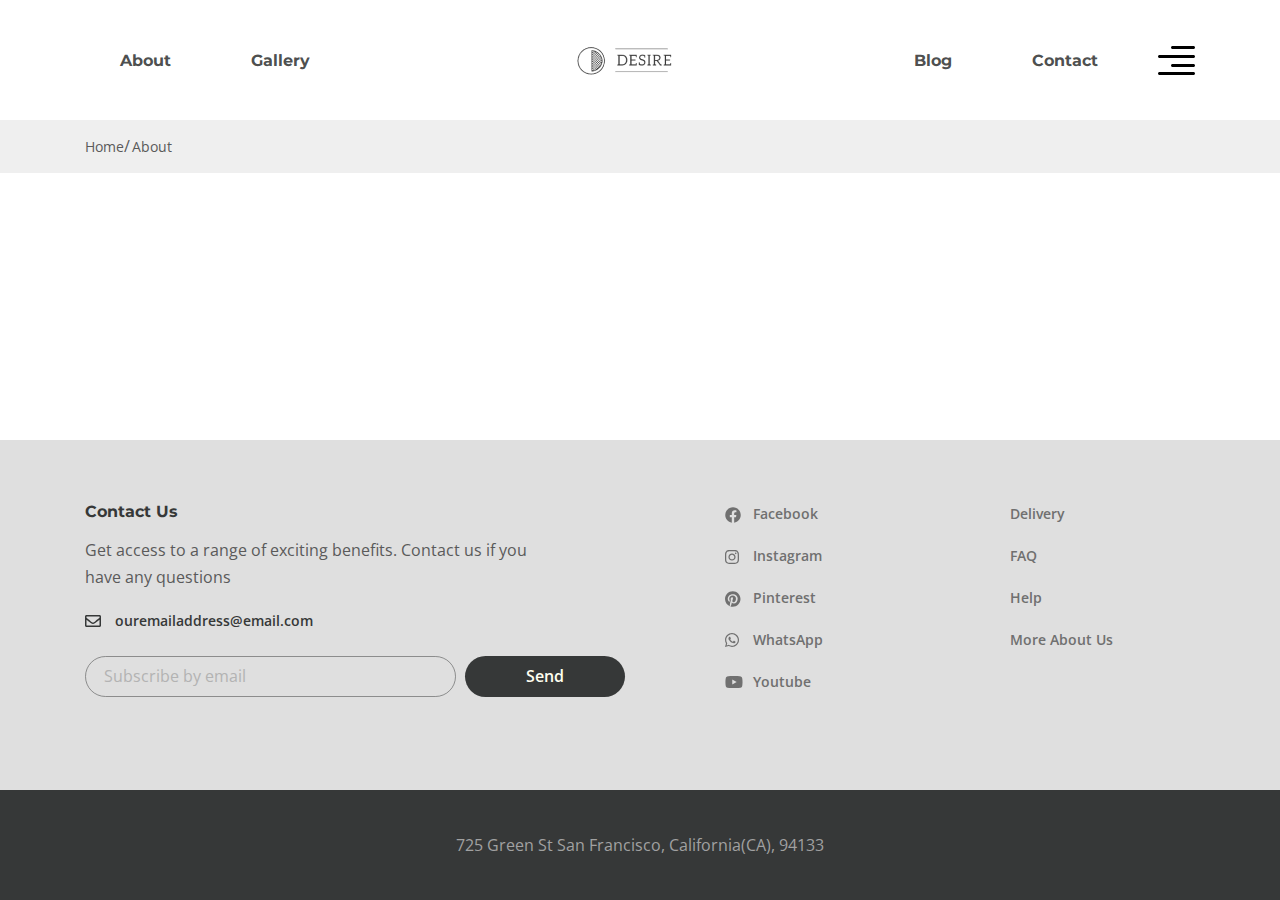
<file: page.html>
<!DOCTYPE html>
<html lang="en">

<head>
  <meta charset="UTF-8">
  <meta name="viewport" content="width=device-width, initial-scale=1.0">
  <title>Desire-Furniture</title>
  <link rel="preconnect" href="https://fonts.googleapis.com">
  <link rel="preconnect" href="https://fonts.gstatic.com" crossorigin>
  <link
    href="https://fonts.googleapis.com/css2?family=Inter:ital,opsz,wght@0,14..32,100..900;1,14..32,100..900&family=Open+Sans:ital,wght@0,300..800;1,300..800&display=swap"
    rel="stylesheet">
  <link rel="preconnect" href="https://fonts.googleapis.com">
  <link rel="preconnect" href="https://fonts.gstatic.com" crossorigin>
  <link
    href="https://fonts.googleapis.com/css2?family=Inter:ital,opsz,wght@0,14..32,100..900;1,14..32,100..900&family=Montserrat:ital,wght@0,100..900;1,100..900&family=Open+Sans:ital,wght@0,300..800;1,300..800&display=swap"
    rel="stylesheet">
  <link rel="stylesheet" href="css/style.min.css">
</head>

<body>
  <div class="wrapper">
    <header class="header">
      <div class="container">
        <div class="header__inner">
          <nav class="menu">
            <ul class="menu__list">
              <li class="menu__list-item">
                <a href="about.html" class="menu__list-link">About</a>
              </li>
              <li class="menu__list-item">
                <a href="gallery.html" class="menu__list-link">Gallery</a>
              </li>
            </ul>
          </nav>
          <a href="" class="logo">
            <img src="images/logo.png" alt="logo">
          </a>
          <nav class="menu">
            <ul class="menu__list">
              <li class="menu__list-item">
                <a href="#" class="menu__list-link">Blog</a>
              </li>
              <li class="menu__list-item">
                <a href="#" class="menu__list-link">Contact</a>
              </li>
            </ul>
          </nav>
          <button class="header__btn-menu">
            <span></span>
            <span></span>
            <span></span>
          </button>
          <button class="header__btn">
            <img src="images/icon_menu.svg" alt="icon menu">
          </button>
          <div class="rightside-menu rightside-menu--close">
            <button class="rightside-menu__close">
              <img src="images/close.svg" alt="close">
            </button>
            <div class="rightside-menu__content">
              <a href="#" class="rightside-menu__logo">
                <img src="images/logo-big.png" alt="logo">
              </a>
              <h4 class="rightside-menu__title">
                Furniture for life
              </h4>
              <p class="rightside-menu__text">
                Discover our exceptional furniture design, crafted to bring both elegance and coziness into your home.
                With its stylish appearance and unparalleled comfort, it’s the perfect choice for creating a warm and
                inviting atmosphere in any space.
              </p>
              <img class="rightside-menu__images" src="images/right-chair.jpg" alt="images">
            </div>
          </div>
        </div>
      </div>
    </header>
    <main class="main">

      <div class="breadcrumbs">
        <div class="container">
          <ul class="breadcrumbs__list">
            <li class="breadcrumbs__item">
              <a class="breadcrumbs__link" href="#">Home</a>
            </li>
            <li class="breadcrumbs__item">
              <a class="breadcrumbs__link" href="#">About</a>
            </li>
          </ul>
        </div>
      </div>

    </main>
    <footer class="footer">
      <div class="footer__content">
        <div class="container">
          <div class="footer__inner">
            <div class="footer__info">
              <h6 class="footer__info-title">Contact Us</h6>
              <p class="footer__info-text">Get access to a range of exciting benefits. Contact us if you have any
                questions</p>
              <a href="mailto:ouremailaddress@email.com" class="footer__info-email">ouremailaddress@email.com</a>
              <form class="footer__form">
                <input class="footer__form-input" type="email" placeholder="Subscribe by email">
                <button class="footer__form-button" type="submit">Send</button>
              </form>
            </div>
            <ul class="footer__social">
              <li class="footer__social-item">
                <a href="#" class="footer__social-link footer__social-link--facebook">Facebook</a>
              </li>
              <li class="footer__social-item">
                <a href="#" class="footer__social-link footer__social-link--instagram">Instagram</a>
              </li>
              <li class="footer__social-item">
                <a href="#" class="footer__social-link footer__social-link--pinterest">Pinterest</a>
              </li>
              <li class="footer__social-item">
                <a href="#" class="footer__social-link footer__social-link--whatsapp">WhatsApp</a>
              </li>
              <li class="footer__social-item">
                <a href="#" class="footer__social-link footer__social-link--youtube">Youtube</a>
              </li>
            </ul>
            <nav class="footer__menu">
              <ul class="footer__menu-list">
                <li class="footer__menu-item">
                  <a href="" class="footer__menu-link">Delivery</a>
                </li>
                <li class="footer__menu-item">
                  <a href="" class="footer__menu-link">FAQ</a>
                </li>
                <li class="footer__menu-item">
                  <a href="" class="footer__menu-link">Help</a>
                </li>
                <li class="footer__menu-item">
                  <a href="" class="footer__menu-link">More About Us</a>
                </li>
              </ul>
            </nav>
          </div>
        </div>
      </div>
      <div class="footer__copyright">
        <div class="container">
          <p>725 Green St San Francisco, California(CA), 94133</p>
        </div>
      </div>
    </footer>
  </div>


  <script src="js/main.min.js"></script>
</body>

</html>
</file>
<file: css/style.min.css>
.blog-one__form-title,.blog-one__comments-name,.blog-one__comments-title,.blog-one__tags-title,.recent-posts__title,.blog__blockquote-author,.blog__item-title,.blog__category-title,.blog__tags-title,.contact-slider__title,.contact__title,.inspiration__item,.inspiration__title,.about__title,.about__prev-title,.blog-box__item-title,.blog-box__title,.works-path__item-title,.works-path__title,.decor__title,.collection__info-title,.new-collection__title,.top__slider-title,.rightside-menu__title,.footer__info-title,.menu__list-link{font-family:"Montserrat",sans-serif;font-weight:700}html{-webkit-box-sizing:border-box;box-sizing:border-box}*,*::after,*::before{-webkit-box-sizing:inherit;box-sizing:inherit}ul[class],ol[class]{padding:0}body,h1,h2,h3,h4,h5,h6,p,ul,ol,li,figure,figcaption,blockquote,dl,dd{margin:0;font-size:inherit}ul[class]{list-style:none}img{max-width:100%;display:block}input,button,textarea,select{font:inherit}a{text-decoration:none}.slick-slider{position:relative;display:block;-webkit-box-sizing:border-box;box-sizing:border-box;-webkit-touch-callout:none;-webkit-user-select:none;-moz-user-select:none;-ms-user-select:none;user-select:none;-ms-touch-action:pan-y;touch-action:pan-y;-webkit-tap-highlight-color:rgba(0,0,0,0)}.slick-list{position:relative;overflow:hidden;display:block;margin:0;padding:0}.slick-list:focus{outline:none}.slick-list.dragging{cursor:pointer;cursor:hand}.slick-slider .slick-track,.slick-slider .slick-list{-webkit-transform:translate3d(0, 0, 0);-ms-transform:translate3d(0, 0, 0);transform:translate3d(0, 0, 0)}.slick-track{position:relative;left:0;top:0;display:block;margin-left:auto;margin-right:auto}.slick-track:before,.slick-track:after{content:"";display:table}.slick-track:after{clear:both}.slick-loading .slick-track{visibility:hidden}.slick-slide{float:left;height:100%;min-height:1px;display:none}[dir=rtl] .slick-slide{float:right}.slick-slide img{display:block}.slick-slide.slick-loading img{display:none}.slick-slide.dragging img{pointer-events:none}.slick-initialized .slick-slide{display:block}.slick-loading .slick-slide{visibility:hidden}.slick-vertical .slick-slide{display:block;height:auto;border:1px solid rgba(0,0,0,0)}.slick-arrow.slick-hidden{display:none}body.compensate-for-scrollbar{overflow:hidden}.fancybox-active{height:auto}.fancybox-is-hidden{left:-9999px;margin:0;position:absolute !important;top:-9999px;visibility:hidden}.fancybox-container{-webkit-backface-visibility:hidden;height:100%;left:0;outline:none;position:fixed;-webkit-tap-highlight-color:transparent;top:0;-ms-touch-action:manipulation;touch-action:manipulation;-webkit-transform:translateZ(0);transform:translateZ(0);width:100%;z-index:99992}.fancybox-container *{-webkit-box-sizing:border-box;box-sizing:border-box}.fancybox-outer,.fancybox-inner,.fancybox-bg,.fancybox-stage{bottom:0;left:0;position:absolute;right:0;top:0}.fancybox-outer{-webkit-overflow-scrolling:touch;overflow-y:auto}.fancybox-bg{background:rgb(30, 30, 30);opacity:0;-webkit-transition-duration:inherit;transition-duration:inherit;-webkit-transition-property:opacity;transition-property:opacity;-webkit-transition-timing-function:cubic-bezier(0.47, 0, 0.74, 0.71);transition-timing-function:cubic-bezier(0.47, 0, 0.74, 0.71)}.fancybox-is-open .fancybox-bg{opacity:.9;-webkit-transition-timing-function:cubic-bezier(0.22, 0.61, 0.36, 1);transition-timing-function:cubic-bezier(0.22, 0.61, 0.36, 1)}.fancybox-infobar,.fancybox-toolbar,.fancybox-caption,.fancybox-navigation .fancybox-button{direction:ltr;opacity:0;position:absolute;-webkit-transition:opacity .25s ease,visibility 0s ease .25s;transition:opacity .25s ease,visibility 0s ease .25s;visibility:hidden;z-index:99997}.fancybox-show-infobar .fancybox-infobar,.fancybox-show-toolbar .fancybox-toolbar,.fancybox-show-caption .fancybox-caption,.fancybox-show-nav .fancybox-navigation .fancybox-button{opacity:1;-webkit-transition:opacity .25s ease 0s,visibility 0s ease 0s;transition:opacity .25s ease 0s,visibility 0s ease 0s;visibility:visible}.fancybox-infobar{color:#ccc;font-size:13px;-webkit-font-smoothing:subpixel-antialiased;height:44px;left:0;line-height:44px;min-width:44px;mix-blend-mode:difference;padding:0 10px;pointer-events:none;top:0;-webkit-touch-callout:none;-webkit-user-select:none;-moz-user-select:none;-ms-user-select:none;user-select:none}.fancybox-toolbar{right:0;top:0}.fancybox-stage{direction:ltr;overflow:visible;-webkit-transform:translateZ(0);transform:translateZ(0);z-index:99994}.fancybox-is-open .fancybox-stage{overflow:hidden}.fancybox-slide{-webkit-backface-visibility:hidden;display:none;height:100%;left:0;outline:none;overflow:auto;-webkit-overflow-scrolling:touch;padding:44px;position:absolute;text-align:center;top:0;-webkit-transition-property:opacity,-webkit-transform;transition-property:opacity,-webkit-transform;transition-property:transform,opacity;transition-property:transform,opacity,-webkit-transform;white-space:normal;width:100%;z-index:99994}.fancybox-slide::before{content:"";display:inline-block;font-size:0;height:100%;vertical-align:middle;width:0}.fancybox-is-sliding .fancybox-slide,.fancybox-slide--previous,.fancybox-slide--current,.fancybox-slide--next{display:block}.fancybox-slide--image{overflow:hidden;padding:44px 0}.fancybox-slide--image::before{display:none}.fancybox-slide--html{padding:6px}.fancybox-content{background:#fff;display:inline-block;margin:0;max-width:100%;overflow:auto;-webkit-overflow-scrolling:touch;padding:44px;position:relative;text-align:left;vertical-align:middle}.fancybox-slide--image .fancybox-content{-webkit-animation-timing-function:cubic-bezier(0.5, 0, 0.14, 1);animation-timing-function:cubic-bezier(0.5, 0, 0.14, 1);-webkit-backface-visibility:hidden;background:transparent;background-repeat:no-repeat;background-size:100% 100%;left:0;max-width:none;overflow:visible;padding:0;position:absolute;top:0;-ms-transform-origin:top left;-webkit-transform-origin:top left;transform-origin:top left;-webkit-transition-property:opacity,-webkit-transform;transition-property:opacity,-webkit-transform;transition-property:transform,opacity;transition-property:transform,opacity,-webkit-transform;-webkit-user-select:none;-moz-user-select:none;-ms-user-select:none;user-select:none;z-index:99995}.fancybox-can-zoomOut .fancybox-content{cursor:-webkit-zoom-out;cursor:zoom-out}.fancybox-can-zoomIn .fancybox-content{cursor:-webkit-zoom-in;cursor:zoom-in}.fancybox-can-swipe .fancybox-content,.fancybox-can-pan .fancybox-content{cursor:-webkit-grab;cursor:grab}.fancybox-is-grabbing .fancybox-content{cursor:-webkit-grabbing;cursor:grabbing}.fancybox-container [data-selectable=true]{cursor:text}.fancybox-image,.fancybox-spaceball{background:transparent;border:0;height:100%;left:0;margin:0;max-height:none;max-width:none;padding:0;position:absolute;top:0;-webkit-user-select:none;-moz-user-select:none;-ms-user-select:none;user-select:none;width:100%}.fancybox-spaceball{z-index:1}.fancybox-slide--video .fancybox-content,.fancybox-slide--map .fancybox-content,.fancybox-slide--pdf .fancybox-content,.fancybox-slide--iframe .fancybox-content{height:100%;overflow:visible;padding:0;width:100%}.fancybox-slide--video .fancybox-content{background:#000}.fancybox-slide--map .fancybox-content{background:#e5e3df}.fancybox-slide--iframe .fancybox-content{background:#fff}.fancybox-video,.fancybox-iframe{background:transparent;border:0;display:block;height:100%;margin:0;overflow:hidden;padding:0;width:100%}.fancybox-iframe{left:0;position:absolute;top:0}.fancybox-error{background:#fff;cursor:default;max-width:400px;padding:40px;width:100%}.fancybox-error p{color:#444;font-size:16px;line-height:20px;margin:0;padding:0}.fancybox-button{background:rgba(30, 30, 30, 0.6);border:0;border-radius:0;-webkit-box-shadow:none;box-shadow:none;cursor:pointer;display:inline-block;height:44px;margin:0;padding:10px;position:relative;-webkit-transition:color .2s;transition:color .2s;vertical-align:top;visibility:inherit;width:44px}.fancybox-button,.fancybox-button:visited,.fancybox-button:link{color:#ccc}.fancybox-button:hover{color:#fff}.fancybox-button:focus{outline:none}.fancybox-button.fancybox-focus{outline:1px dotted}.fancybox-button[disabled],.fancybox-button[disabled]:hover{color:#888;cursor:default;outline:none}.fancybox-button div{height:100%}.fancybox-button svg{display:block;height:100%;overflow:visible;position:relative;width:100%}.fancybox-button svg path{fill:currentColor;stroke-width:0}.fancybox-button--play svg:nth-child(2),.fancybox-button--fsenter svg:nth-child(2){display:none}.fancybox-button--pause svg:nth-child(1),.fancybox-button--fsexit svg:nth-child(1){display:none}.fancybox-progress{background:#ff5268;height:2px;left:0;position:absolute;right:0;top:0;-ms-transform:scaleX(0);-webkit-transform:scaleX(0);transform:scaleX(0);-ms-transform-origin:0;-webkit-transform-origin:0;transform-origin:0;-webkit-transition-property:-webkit-transform;transition-property:-webkit-transform;transition-property:transform;transition-property:transform, -webkit-transform;-webkit-transition-timing-function:linear;transition-timing-function:linear;z-index:99998}.fancybox-close-small{background:transparent;border:0;border-radius:0;color:#ccc;cursor:pointer;opacity:.8;padding:8px;position:absolute;right:-12px;top:-44px;z-index:401}.fancybox-close-small:hover{color:#fff;opacity:1}.fancybox-slide--html .fancybox-close-small{color:currentColor;padding:10px;right:0;top:0}.fancybox-slide--image.fancybox-is-scaling .fancybox-content{overflow:hidden}.fancybox-is-scaling .fancybox-close-small,.fancybox-is-zoomable.fancybox-can-pan .fancybox-close-small{display:none}.fancybox-navigation .fancybox-button{background-clip:content-box;height:100px;opacity:0;position:absolute;top:calc(50% - 50px);width:70px}.fancybox-navigation .fancybox-button div{padding:7px}.fancybox-navigation .fancybox-button--arrow_left{left:0;left:env(safe-area-inset-left);padding:31px 26px 31px 6px}.fancybox-navigation .fancybox-button--arrow_right{padding:31px 6px 31px 26px;right:0;right:env(safe-area-inset-right)}.fancybox-caption{background:-webkit-gradient(linear, left bottom, left top, from(rgba(0, 0, 0, 0.85)), color-stop(50%, rgba(0, 0, 0, 0.3)), color-stop(65%, rgba(0, 0, 0, 0.15)), color-stop(75.5%, rgba(0, 0, 0, 0.075)), color-stop(82.85%, rgba(0, 0, 0, 0.037)), color-stop(88%, rgba(0, 0, 0, 0.019)), to(rgba(0, 0, 0, 0)));background:linear-gradient(to top, rgba(0, 0, 0, 0.85) 0%, rgba(0, 0, 0, 0.3) 50%, rgba(0, 0, 0, 0.15) 65%, rgba(0, 0, 0, 0.075) 75.5%, rgba(0, 0, 0, 0.037) 82.85%, rgba(0, 0, 0, 0.019) 88%, rgba(0, 0, 0, 0) 100%);bottom:0;color:#eee;font-size:14px;font-weight:400;left:0;line-height:1.5;padding:75px 44px 25px 44px;pointer-events:none;right:0;text-align:center;z-index:99996}@supports(padding: max(0px)){.fancybox-caption{padding:75px max(44px,env(safe-area-inset-right)) max(25px,env(safe-area-inset-bottom)) max(44px,env(safe-area-inset-left))}}.fancybox-caption--separate{margin-top:-50px}.fancybox-caption__body{max-height:50vh;overflow:auto;pointer-events:all}.fancybox-caption a,.fancybox-caption a:link,.fancybox-caption a:visited{color:#ccc;text-decoration:none}.fancybox-caption a:hover{color:#fff;text-decoration:underline}.fancybox-loading{-webkit-animation:fancybox-rotate 1s linear infinite;animation:fancybox-rotate 1s linear infinite;background:transparent;border:4px solid #888;border-bottom-color:#fff;border-radius:50%;height:50px;left:50%;margin:-25px 0 0 -25px;opacity:.7;padding:0;position:absolute;top:50%;width:50px;z-index:99999}@-webkit-keyframes fancybox-rotate{100%{-webkit-transform:rotate(360deg);transform:rotate(360deg)}}@keyframes fancybox-rotate{100%{-webkit-transform:rotate(360deg);transform:rotate(360deg)}}.fancybox-animated{-webkit-transition-timing-function:cubic-bezier(0, 0, 0.25, 1);transition-timing-function:cubic-bezier(0, 0, 0.25, 1)}.fancybox-fx-slide.fancybox-slide--previous{opacity:0;-webkit-transform:translate3d(-100%, 0, 0);transform:translate3d(-100%, 0, 0)}.fancybox-fx-slide.fancybox-slide--next{opacity:0;-webkit-transform:translate3d(100%, 0, 0);transform:translate3d(100%, 0, 0)}.fancybox-fx-slide.fancybox-slide--current{opacity:1;-webkit-transform:translate3d(0, 0, 0);transform:translate3d(0, 0, 0)}.fancybox-fx-fade.fancybox-slide--previous,.fancybox-fx-fade.fancybox-slide--next{opacity:0;-webkit-transition-timing-function:cubic-bezier(0.19, 1, 0.22, 1);transition-timing-function:cubic-bezier(0.19, 1, 0.22, 1)}.fancybox-fx-fade.fancybox-slide--current{opacity:1}.fancybox-fx-zoom-in-out.fancybox-slide--previous{opacity:0;-webkit-transform:scale3d(1.5, 1.5, 1.5);transform:scale3d(1.5, 1.5, 1.5)}.fancybox-fx-zoom-in-out.fancybox-slide--next{opacity:0;-webkit-transform:scale3d(0.5, 0.5, 0.5);transform:scale3d(0.5, 0.5, 0.5)}.fancybox-fx-zoom-in-out.fancybox-slide--current{opacity:1;-webkit-transform:scale3d(1, 1, 1);transform:scale3d(1, 1, 1)}.fancybox-fx-rotate.fancybox-slide--previous{opacity:0;-ms-transform:rotate(-360deg);-webkit-transform:rotate(-360deg);transform:rotate(-360deg)}.fancybox-fx-rotate.fancybox-slide--next{opacity:0;-ms-transform:rotate(360deg);-webkit-transform:rotate(360deg);transform:rotate(360deg)}.fancybox-fx-rotate.fancybox-slide--current{opacity:1;-ms-transform:rotate(0deg);-webkit-transform:rotate(0deg);transform:rotate(0deg)}.fancybox-fx-circular.fancybox-slide--previous{opacity:0;-webkit-transform:scale3d(0, 0, 0) translate3d(-100%, 0, 0);transform:scale3d(0, 0, 0) translate3d(-100%, 0, 0)}.fancybox-fx-circular.fancybox-slide--next{opacity:0;-webkit-transform:scale3d(0, 0, 0) translate3d(100%, 0, 0);transform:scale3d(0, 0, 0) translate3d(100%, 0, 0)}.fancybox-fx-circular.fancybox-slide--current{opacity:1;-webkit-transform:scale3d(1, 1, 1) translate3d(0, 0, 0);transform:scale3d(1, 1, 1) translate3d(0, 0, 0)}.fancybox-fx-tube.fancybox-slide--previous{-webkit-transform:translate3d(-100%, 0, 0) scale(0.1) skew(-10deg);transform:translate3d(-100%, 0, 0) scale(0.1) skew(-10deg)}.fancybox-fx-tube.fancybox-slide--next{-webkit-transform:translate3d(100%, 0, 0) scale(0.1) skew(10deg);transform:translate3d(100%, 0, 0) scale(0.1) skew(10deg)}.fancybox-fx-tube.fancybox-slide--current{-webkit-transform:translate3d(0, 0, 0) scale(1);transform:translate3d(0, 0, 0) scale(1)}@media all and (max-height: 576px){.fancybox-slide{padding-left:6px;padding-right:6px}.fancybox-slide--image{padding:6px 0}.fancybox-close-small{right:-6px}.fancybox-slide--image .fancybox-close-small{background:#4e4e4e;color:#f2f4f6;height:36px;opacity:1;padding:6px;right:0;top:0;width:36px}.fancybox-caption{padding-left:12px;padding-right:12px}@supports(padding: max(0px)){.fancybox-caption{padding-left:max(12px,env(safe-area-inset-left));padding-right:max(12px,env(safe-area-inset-right))}}}.fancybox-share{background:#f4f4f4;border-radius:3px;max-width:90%;padding:30px;text-align:center}.fancybox-share h1{color:#222;font-size:35px;font-weight:700;margin:0 0 20px 0}.fancybox-share p{margin:0;padding:0}.fancybox-share__button{border:0;border-radius:3px;display:inline-block;font-size:14px;font-weight:700;line-height:40px;margin:0 5px 10px 5px;min-width:130px;padding:0 15px;text-decoration:none;-webkit-transition:all .2s;transition:all .2s;-webkit-user-select:none;-moz-user-select:none;-ms-user-select:none;user-select:none;white-space:nowrap}.fancybox-share__button:visited,.fancybox-share__button:link{color:#fff}.fancybox-share__button:hover{text-decoration:none}.fancybox-share__button--fb{background:#3b5998}.fancybox-share__button--fb:hover{background:#344e86}.fancybox-share__button--pt{background:#bd081d}.fancybox-share__button--pt:hover{background:#aa0719}.fancybox-share__button--tw{background:#1da1f2}.fancybox-share__button--tw:hover{background:#0d95e8}.fancybox-share__button svg{height:25px;margin-right:7px;position:relative;top:-1px;vertical-align:middle;width:25px}.fancybox-share__button svg path{fill:#fff}.fancybox-share__input{background:transparent;border:0;border-bottom:1px solid #d7d7d7;border-radius:0;color:#5d5b5b;font-size:14px;margin:10px 0 0 0;outline:none;padding:10px 15px;width:100%}.fancybox-thumbs{background:#ddd;bottom:0;display:none;margin:0;-webkit-overflow-scrolling:touch;-ms-overflow-style:-ms-autohiding-scrollbar;padding:2px 2px 4px 2px;position:absolute;right:0;-webkit-tap-highlight-color:rgba(0, 0, 0, 0);top:0;width:212px;z-index:99995}.fancybox-thumbs-x{overflow-x:auto;overflow-y:hidden}.fancybox-show-thumbs .fancybox-thumbs{display:block}.fancybox-show-thumbs .fancybox-inner{right:212px}.fancybox-thumbs__list{font-size:0;height:100%;list-style:none;margin:0;overflow-x:hidden;overflow-y:auto;padding:0;position:absolute;position:relative;white-space:nowrap;width:100%}.fancybox-thumbs-x .fancybox-thumbs__list{overflow:hidden}.fancybox-thumbs-y .fancybox-thumbs__list::-webkit-scrollbar{width:7px}.fancybox-thumbs-y .fancybox-thumbs__list::-webkit-scrollbar-track{background:#fff;border-radius:10px;-webkit-box-shadow:inset 0 0 6px rgba(0, 0, 0, 0.3);box-shadow:inset 0 0 6px rgba(0, 0, 0, 0.3)}.fancybox-thumbs-y .fancybox-thumbs__list::-webkit-scrollbar-thumb{background:#2a2a2a;border-radius:10px}.fancybox-thumbs__list a{-webkit-backface-visibility:hidden;backface-visibility:hidden;background-color:rgba(0, 0, 0, 0.1);background-position:center center;background-repeat:no-repeat;background-size:cover;cursor:pointer;float:left;height:75px;margin:2px;max-height:calc(100% - 8px);max-width:calc(50% - 4px);outline:none;overflow:hidden;padding:0;position:relative;-webkit-tap-highlight-color:transparent;width:100px}.fancybox-thumbs__list a::before{border:6px solid #ff5268;bottom:0;content:"";left:0;opacity:0;position:absolute;right:0;top:0;-webkit-transition:all .2s cubic-bezier(0.25, 0.46, 0.45, 0.94);transition:all .2s cubic-bezier(0.25, 0.46, 0.45, 0.94);z-index:99991}.fancybox-thumbs__list a:focus::before{opacity:.5}.fancybox-thumbs__list a.fancybox-thumbs-active::before{opacity:1}@media all and (max-width: 576px){.fancybox-thumbs{width:110px}.fancybox-show-thumbs .fancybox-inner{right:110px}.fancybox-thumbs__list a{max-width:calc(100% - 10px)}}html,body{height:100%}body{font-family:"Open Sans",sans-serif;font-size:16px;line-height:27px;font-weight:400;color:#5a5a5a;overflow-x:hidden;min-width:300px}.wrapper{display:-webkit-box;display:-ms-flexbox;display:flex;-webkit-box-orient:vertical;-webkit-box-direction:normal;-ms-flex-direction:column;flex-direction:column;min-height:100%}.main{-webkit-box-flex:1;-ms-flex:1 0 auto;flex:1 0 auto}.footer{-webkit-box-flex:0;-ms-flex:0 0 auto;flex:0 0 auto}.container{max-width:1140px;margin:0 auto;padding:0 15px}.container-fluid{max-width:1920px;margin:0 auto;padding:0 10px}.slick-dots{display:-webkit-box;display:-ms-flexbox;display:flex;-webkit-box-pack:center;-ms-flex-pack:center;justify-content:center;-webkit-box-align:center;-ms-flex-align:center;align-items:center}.slick-dots li{margin:0 15px}.slick-dots button{background-color:#363838;border:none;width:8px;height:8px;border-radius:50%;padding:0;font-size:0}.slick-dots li.slick-active button{background-color:#ffef35}.info-email{padding-left:30px;font-weight:600;font-size:14px;color:#363838;margin-bottom:22px;display:inline-block;position:relative}.info-email::before{content:"";background-image:url(../images/envelope.svg);left:0;width:16px;height:12px;position:absolute;top:8px}.header__inner{display:-webkit-box;display:-ms-flexbox;display:flex;-webkit-box-pack:justify;-ms-flex-pack:justify;justify-content:space-between;-webkit-box-align:center;-ms-flex-align:center;align-items:center;height:120px}.header__btn{background-color:rgba(0,0,0,0);border:none;padding:0;cursor:pointer}.header__btn-menu{display:none}.logo{margin:0 auto}.menu{padding-right:15px}.menu__list{display:-webkit-box;display:-ms-flexbox;display:flex}.menu__list-item{padding-left:35px;padding-right:45px}.menu__list-link{color:rgba(54,56,56,.9);line-height:22px}.menu__list-link--active{padding-bottom:4px;position:relative}.menu__list-link--active::after{content:"";position:absolute;bottom:0;left:0;right:0;height:2px;border-radius:1px;background-color:rgba(54,56,56,.7)}.footer__content{background:#dfdfdf;padding:60px 0 80px}.footer__inner{display:-webkit-box;display:-ms-flexbox;display:flex;-webkit-box-pack:justify;-ms-flex-pack:justify;justify-content:space-between}.footer__info{width:540px}.footer__info-text{margin-bottom:16px;max-width:475px}.footer__info-email{padding-left:30px;font-weight:600;font-size:14px;color:#363838;margin-bottom:22px;display:inline-block;position:relative}.footer__info-email::before{content:"";background-image:url(../images/envelope.svg);left:0;width:16px;height:12px;position:absolute;top:8px}.footer__form{display:-webkit-box;display:-ms-flexbox;display:flex}.footer__form-input{padding:6px 10px 6px 18px;border-radius:21px;background-color:rgba(0,0,0,0);opacity:.7;border:1px solid rgba(54,56,56,.7);width:100%}.footer__form-input::-webkit-input-placeholder{font-family:"Open Sans",sans-serif;font-weight:400;font-size:16px;line-height:27px;color:#a1a1a1}.footer__form-input::-moz-placeholder{font-family:"Open Sans",sans-serif;font-weight:400;font-size:16px;line-height:27px;color:#a1a1a1}.footer__form-input:-ms-input-placeholder{font-family:"Open Sans",sans-serif;font-weight:400;font-size:16px;line-height:27px;color:#a1a1a1}.footer__form-input::-ms-input-placeholder{font-family:"Open Sans",sans-serif;font-weight:400;font-size:16px;line-height:27px;color:#a1a1a1}.footer__form-input::placeholder{font-family:"Open Sans",sans-serif;font-weight:400;font-size:16px;line-height:27px;color:#a1a1a1}.footer__form-button{background-color:#363838;border:none;color:ivory;border-radius:21px;font-weight:600;padding:6px 12px;min-width:160px;margin-left:9px;cursor:pointer}.footer__copyright{background-color:#363838;color:#a1a1a1;text-align:center;padding:42px 0 41px}.footer__info-title{color:#363838;margin-bottom:14px;line-height:23px}.footer__social{width:125px;margin-right:auto;margin-left:100px}.footer__menu{margin-right:60px;width:125px}.footer__menu-item,.footer__social-item{margin-bottom:15px;font-weight:600;font-size:14px}.footer__menu-link,.footer__social-link{color:#707070}.footer__social-link{padding-left:28px;position:relative}.footer__social-link::before{content:"";position:absolute;top:3px;left:0;width:16px;height:16px}.footer__social-link--facebook::before{background-image:url(../images/facebook.svg)}.footer__social-link--instagram::before{background-image:url(../images/instagram.svg);height:14px;width:14px;top:4px}.footer__social-link--pinterest::before{background-image:url(../images/pinterest.svg)}.footer__social-link--whatsapp::before{background-image:url(../images/whatsapp.svg);height:14px;width:14px}.footer__social-link--youtube::before{background-image:url(../images/youtube.svg);width:18px;height:12px;top:4px}.rightside-menu{position:absolute;right:0;top:0;padding-bottom:10px;max-width:694px;width:100%;background-color:#fff;padding-top:40px;-webkit-box-shadow:-2px 3px 17px 0px #000;box-shadow:-2px 3px 17px 0px #000;-webkit-transition:all .5s;transition:all .5s;z-index:2}.rightside-menu.rightside-menu--close{-webkit-transform:translateX(500%);-ms-transform:translateX(500%);transform:translateX(500%)}.rightside-menu__close{background-color:rgba(0,0,0,0);border:none;padding:0;cursor:pointer;margin-left:50px;margin-bottom:60px}.rightside-menu__content{text-align:center;max-width:485px;margin:0 auto}.rightside-menu__logo{margin-bottom:40px;display:inline-block}.rightside-menu__title{color:#363838;font-size:36px;line-height:51px;position:relative;margin-bottom:17px;padding-bottom:17px}.rightside-menu__title::after{content:"";position:absolute;bottom:0;left:0;right:0;max-width:252px;margin:0 auto;height:1px;background:#6d7278}.rightside-menu__text{margin-bottom:50px}.rightside-menu__images{max-width:485px}.breadcrumbs{background:rgba(223,223,223,.5);padding:13px 14px;position:relative}.breadcrumbs__list{display:-webkit-box;display:-ms-flexbox;display:flex;overflow-x:auto}.breadcrumbs__item{position:relative;padding-right:8px}.breadcrumbs__item::after{position:absolute;content:"/"}.breadcrumbs__item:last-child::after{display:none}.breadcrumbs__link{font-size:14px;color:#5a5a5a}.top__inner{padding-bottom:70px;position:relative}.top__inner::after{content:"";background-image:url(../images/slider-bg.jpg);position:absolute;width:100%;height:722px;top:0;z-index:-1}.top__slider-item{display:-webkit-box !important;display:-ms-flexbox !important;display:flex !important;-webkit-box-pack:center;-ms-flex-pack:center;justify-content:center;-webkit-box-align:center;-ms-flex-align:center;align-items:center}.top__slider-img{margin-left:-14%;max-width:703px;height:815px;-o-object-fit:cover;object-fit:cover}.top__slider-info{max-width:645px;margin-left:25px}.top__slider-title{color:#363838;font-size:110px;line-height:135px;padding-bottom:26px;margin-bottom:26px;position:relative}.top__slider-title::after{content:"";position:absolute;left:0;bottom:0;width:185px;height:1px;background:#6d7278}.top__slider-text{max-width:585px}.new-collection{text-align:center;padding:45px 0 35px}.new-collection__title{color:#363838;font-size:36px;line-height:51px;padding-bottom:25px;margin-bottom:25px;position:relative}.new-collection__title::after{content:"";position:absolute;width:250px;height:1px;bottom:0;left:0;right:0;margin:0 auto;background:#6d7278}.new-collection__text{max-width:730px;margin:0 auto 30px}.collection{display:-ms-grid;display:grid;-ms-grid-columns:(1fr)[5];grid-template-columns:repeat(5, 1fr);grid-gap:30px;padding-bottom:70px}.collection__item{position:relative}.collection__item:hover .collection__info{opacity:1}.collection__images{min-height:350px;-o-object-fit:cover;object-fit:cover}.collection__info{position:absolute;top:0;left:0;right:0;bottom:0;background-color:hsla(0,0%,100%,.7);padding:10px;display:-webkit-box;display:-ms-flexbox;display:flex;-webkit-box-orient:vertical;-webkit-box-direction:normal;-ms-flex-direction:column;flex-direction:column;-webkit-box-align:center;-ms-flex-align:center;align-items:center;-webkit-box-pack:center;-ms-flex-pack:center;justify-content:center;opacity:0;-webkit-transition:all .5s;transition:all .5s}.collection__info-title{font-size:20px;line-height:25px;color:#363838;padding-bottom:19px;margin-bottom:19px;position:relative}.collection__info-title::after{content:"";bottom:0;position:absolute;height:1px;background-color:#6d7278;width:80%;margin:0 auto;left:0;right:0}.collection__info-text{font-weight:600;font-size:14px;color:#707070}.decor{padding:170px 0 155px;background-image:url(../images/decor.jpg);background-size:cover;background-repeat:no-repeat}.decor__title{max-width:730px;color:#363838;font-size:60px;line-height:80px;padding-bottom:22px;margin-bottom:22px;position:relative}.decor__title::after{content:"";position:absolute;left:0;height:1px;width:200px;bottom:0;background-color:#6d7278}.decor__text{max-width:540px}.works-path{padding:80px 0 30px}.works-path__title{text-align:center;color:#363838;margin-bottom:40px;font-size:36px;line-height:51px}.works-path__items-box{display:-webkit-box;display:-ms-flexbox;display:flex;-webkit-box-align:end;-ms-flex-align:end;align-items:flex-end;border-bottom:2px solid rgba(54,56,56,.7);position:relative}.works-path__items-box::before{content:"";-webkit-box-align:start;-ms-flex-align:start;align-items:start;position:absolute;bottom:-5px;left:0;width:10px;height:10px;border-radius:50%;background-color:#363838}.works-path__item{width:250px;display:-webkit-box;display:-ms-flexbox;display:flex;-ms-flex-wrap:wrap;flex-wrap:wrap;-webkit-box-align:center;-ms-flex-align:center;align-items:center;position:relative;height:100%}.works-path__item-title{margin-left:13px;color:#363838}.works-path__item-text{margin-top:13px}.works-path__item--consultation,.works-path__item--production{padding-bottom:38px}.works-path__item--production{margin-left:317px}.works-path__item--production::after{content:"";position:absolute;bottom:0;left:0;height:20px;width:2px;background:rgba(54,56,56,.7)}.works-path__item--measuring{padding-top:38px;margin-left:305px}.works-path__item--measuring::before{content:"";position:absolute;top:0;left:0;height:20px;width:2px;background:rgba(54,56,56,.7)}.gallery{padding:80px 0 90px}.gallery__buttons{text-align:center;margin-bottom:40px}.gallery__btn{margin:0 13px;background-color:rgba(0,0,0,0);border:1px solid #454647;border-radius:20px;padding:6px 16px;color:#8f8d8d;font-size:14px;font-weight:600;cursor:pointer}.gallery .mixitup-control-active{background-color:#ffef35;border:1px solid #ffef35;color:#363838}.gallery__items{display:-ms-grid;display:grid;-ms-grid-columns:(1fr)[4];grid-template-columns:repeat(4, 1fr);-ms-grid-rows:(1fr)[2];grid-template-rows:repeat(2, 1fr);grid-gap:30px 35px}.gallery__item:first-child{-ms-grid-column-span:2;grid-column:span 2;-ms-grid-row-span:2;grid-row:span 2}.gallery__item img{-o-object-fit:cover;object-fit:cover;width:100%;height:100%;max-height:1148px}.gallery.gallery-page .gallery__item img{max-height:1165px}.gallery.gallery-page .gallery__item:nth-child(8){-ms-grid-column-span:2;grid-column:span 2;-ms-grid-row-span:2;grid-row:span 2}.blog-box{padding-bottom:100px}.blog-box__title{color:#363838;font-size:36px;line-height:51px;margin:0 auto 30px;text-align:center;max-width:430px}.blog-box__items{display:-ms-grid;display:grid;-ms-grid-columns:1fr 1fr;grid-template-columns:1fr 1fr;grid-gap:30px}.blog-box__img-link{margin-bottom:19px;display:inline-block}.blog-box__links{margin-bottom:9px;font-size:14px;font-weight:600;color:#707070}.blog-box__date,.blog-box__author,.blog-box__theme{color:inherit}.blog-box__item-title{color:#363838;font-size:24px;line-height:38px}.about__prev{background-image:url(../images/about-bg.jpg);background-repeat:no-repeat;background-position:top center;background-size:cover;text-align:center;padding:160px 0;margin-top:-53px}.about__prev-title{color:#363838;font-size:60px;line-height:80px}.about__content{padding:130px 0 40px}.about__title{color:#363838;font-size:36px;padding-bottom:22px;margin-bottom:22px;line-height:50px;position:relative}.about__title::after{content:"";position:absolute;left:0;bottom:0;width:200px;height:1px;background-color:#6d7278}.about__text{padding-left:284px}.about__text p{margin-bottom:30px}.about__popup{background-image:url(../images/popup-bg.jpg);background-repeat:no-repeat;background-size:cover;background-position:top center;min-height:414px;display:-webkit-box;display:-ms-flexbox;display:flex;-webkit-box-pack:center;-ms-flex-pack:center;justify-content:center;-webkit-box-align:center;-ms-flex-align:center;align-items:center}.inspiration{padding-top:100px;position:relative}.inspiration::after{content:"";position:absolute;bottom:0;left:0;right:0;height:370px;z-index:-1;background-image:url(../images/inspiration-bg.jpg)}.inspiration__inner{display:-webkit-box;display:-ms-flexbox;display:flex;-webkit-box-pack:center;-ms-flex-pack:center;justify-content:center;-webkit-box-align:center;-ms-flex-align:center;align-items:center}.inspiration__images{margin-right:78px;margin-left:-230px}.inspiration__content{max-width:825px}.inspiration__title{font-size:36px;line-height:60px;color:#363838;padding-bottom:16px;margin-bottom:24px;position:relative}.inspiration__title::after{content:"";position:absolute;left:0;bottom:0;width:200px;height:1px;background-color:#6d7278}.inspiration__text{margin-bottom:30px}.inspiration__item{color:#363838;line-height:23px;margin-bottom:33px}.inspiration__item-content{display:-webkit-box;display:-ms-flexbox;display:flex;-webkit-box-pack:justify;-ms-flex-pack:justify;justify-content:space-between;padding-bottom:14px;border-bottom:2px solid #fff;border-radius:4px}.inspiration__line{height:2px;background-color:#363838;border-radius:4px;margin-top:-2px}.partners{padding:16px 0 60px}.partners__items{display:-ms-grid;display:grid;-ms-grid-columns:(1fr)[5];grid-template-columns:repeat(5, 1fr)}.partners__item{margin:0 auto}.map{margin-bottom:50px}.map iframe{height:578px}.contact{padding-bottom:100px}.contact__title{color:#363838;font-size:36px;line-height:60px;padding-bottom:30px;margin-bottom:40px;position:relative}.contact__title::after{content:"";position:absolute;bottom:0;left:0;height:2px;width:200px;background-color:#6d7278}.contact .contact__social{padding-left:284px;display:-webkit-box;display:-ms-flexbox;display:flex;margin-bottom:20px}.contact__social-item+.contact__social-item{padding-left:40px}.contact__text{margin-bottom:10px}.contact__phone{color:#5a5a5a}.contact__city{margin-bottom:16px}.contact__box{padding-left:284px}.contact__form{padding-left:284px;display:-webkit-box;display:-ms-flexbox;display:flex;-webkit-box-pack:justify;-ms-flex-pack:justify;justify-content:space-between;-ms-flex-wrap:wrap;flex-wrap:wrap}.contact__form-input{border-radius:20px;border:1px solid #dfdfdf;padding:6px 17px;margin-bottom:13px;width:48%}.contact__form-input::-webkit-input-placeholder{color:#a1a1a1;font-family:"Open Sans",sans-serif;font-size:16px;line-height:27px;font-weight:400}.contact__form-input::-moz-placeholder{color:#a1a1a1;font-family:"Open Sans",sans-serif;font-size:16px;line-height:27px;font-weight:400}.contact__form-input:-ms-input-placeholder{color:#a1a1a1;font-family:"Open Sans",sans-serif;font-size:16px;line-height:27px;font-weight:400}.contact__form-input::-ms-input-placeholder{color:#a1a1a1;font-family:"Open Sans",sans-serif;font-size:16px;line-height:27px;font-weight:400}.contact__form-input::placeholder{color:#a1a1a1;font-family:"Open Sans",sans-serif;font-size:16px;line-height:27px;font-weight:400}.contact__form-area{width:100%;border-radius:24px;border:1px solid #dfdfdf;padding:14px 17px;min-height:125px;resize:none;margin-bottom:20px}.contact__form-area::-webkit-input-placeholder{color:#a1a1a1;font-family:"Open Sans",sans-serif;font-size:16px;line-height:27px;font-weight:400}.contact__form-area::-moz-placeholder{color:#a1a1a1;font-family:"Open Sans",sans-serif;font-size:16px;line-height:27px;font-weight:400}.contact__form-area:-ms-input-placeholder{color:#a1a1a1;font-family:"Open Sans",sans-serif;font-size:16px;line-height:27px;font-weight:400}.contact__form-area::-ms-input-placeholder{color:#a1a1a1;font-family:"Open Sans",sans-serif;font-size:16px;line-height:27px;font-weight:400}.contact__form-area::placeholder{color:#a1a1a1;font-family:"Open Sans",sans-serif;font-size:16px;line-height:27px;font-weight:400}.contact__form-btn{border:none;background-color:#363838;color:ivory;font-weight:600;border-radius:21px;padding:6px 60px;cursor:pointer}.contact-slider{padding-bottom:102px}.contact-slider__link{position:relative;margin-bottom:20px}.contact-slider__link:hover .contact-slider__title{opacity:1}.contact-slider__img{width:170px;height:170px;-o-object-fit:cover;object-fit:cover}.contact-slider__title{-webkit-transition:all .5s;transition:all .5s;position:absolute;left:-15px;right:-5px;top:0;bottom:0;display:-webkit-box;display:-ms-flexbox;display:flex;-webkit-box-pack:center;-ms-flex-pack:center;justify-content:center;-webkit-box-align:center;-ms-flex-align:center;align-items:center;background-color:hsla(0,0%,100%,.6);color:#363838;line-height:22px;padding:0 5px;text-align:center;opacity:0}.blog{padding:60px 0 100px}.blog__inner{display:-webkit-box;display:-ms-flexbox;display:flex;-webkit-box-pack:justify;-ms-flex-pack:justify;justify-content:space-between}.blog__category{margin-bottom:36px}.blog__category-title,.blog__tags-title{margin-bottom:16px;color:#363838;line-height:23px}.blog__category-item{margin-bottom:12px}.blog__category-link{color:inherit}.blog__tags{margin-bottom:50px}.blog__tags-link{color:#8f8d8d;font-weight:600;font-size:14px;padding:0 16px;margin-bottom:10px;margin-right:10px;display:inline-block;border:1px solid rgba(69,70,71,.5);border-radius:14px}.blog__social{display:-webkit-box;display:-ms-flexbox;display:flex}.blog__social-item{margin-right:20px}.blog__items{max-width:730px}.blog__item{margin-bottom:80px}.blog__item-img{max-width:730px}.blog__item-info{padding:25px 0 10px;font-weight:600;font-size:14px;color:#707070}.blog__item-info a{color:inherit}.blog__item-title{font-size:24px;line-height:38px;margin-bottom:6px;color:#363838}.blog__blockquote{background-color:rgba(223,223,223,.5);margin-bottom:50px;padding:54px 64px;font-weight:300;font-style:italic;font-size:24px;line-height:38px;text-align:center}.blog__blockquote-author{font-size:16px;line-height:22px;color:#363838;margin-top:23px;padding-top:23px;position:relative;font-style:normal}.blog__blockquote-author::before{content:"";position:absolute;left:0;right:0;top:0;background:#6d7278;border-radius:1px;height:1px;width:200px;margin:0 auto}.blog__item-popup{position:absolute;left:50%;top:50%;-webkit-transform:translate(-50%, -50%);-ms-transform:translate(-50%, -50%);transform:translate(-50%, -50%)}.article-popup__box{position:relative}.recent-posts{margin-bottom:40px}.recent-posts__title{margin-bottom:24px;color:#363838;line-height:23px}.recent-posts__item{margin-bottom:11px}.recent-posts__item-title{display:block;color:inherit}.recent-posts__date,.recent-posts__author{color:#a1a1a1;font-size:14px}.article-slider__arrow{padding:0;border:none;background-color:rgba(0,0,0,0);position:absolute;top:50%;-webkit-transform:translateY(-50%);-ms-transform:translateY(-50%);transform:translateY(-50%);z-index:10;cursor:pointer}.article-slider__arrowleft{left:16px}.article-slider__arrowright{right:16px}.aside{width:350px;margin-left:30px}.aside__search{position:relative;margin-bottom:40px}.aside__search-input{padding:6px 45px 6px 18px;border:1px solid rgba(54,56,56,.7);border-radius:20px;display:block;width:100%}.aside__search-input::-webkit-input-placeholder{font-family:"Open Sans",sans-serif;font-size:14px;line-height:27px;font-weight:400;color:#a1a1a1}.aside__search-input::-moz-placeholder{font-family:"Open Sans",sans-serif;font-size:14px;line-height:27px;font-weight:400;color:#a1a1a1}.aside__search-input:-ms-input-placeholder{font-family:"Open Sans",sans-serif;font-size:14px;line-height:27px;font-weight:400;color:#a1a1a1}.aside__search-input::-ms-input-placeholder{font-family:"Open Sans",sans-serif;font-size:14px;line-height:27px;font-weight:400;color:#a1a1a1}.aside__search-input::placeholder{font-family:"Open Sans",sans-serif;font-size:14px;line-height:27px;font-weight:400;color:#a1a1a1}.aside__search-btn{border:none;background-color:rgba(0,0,0,0);position:absolute;top:10px;right:13px;cursor:pointer}.pagination{display:-webkit-box;display:-ms-flexbox;display:flex;-webkit-box-pack:center;-ms-flex-pack:center;justify-content:center;-webkit-box-align:center;-ms-flex-align:center;align-items:center}.pagination__list{display:-webkit-box;display:-ms-flexbox;display:flex}.pagination__list-item{margin:0 6px}.pagination__arrow{margin:0 6px}.pagination__arrow--disabled{opacity:0;pointer-events:none}.pagination__list-num{font-weight:600;font-size:14px;color:#707070}.pagination__list-num--active{color:#363838}.blog-one__item p{margin-bottom:40px}.blog-one__item blockquote{font-size:24px;font-weight:300;font-style:italic;color:#363838;margin-bottom:30px;padding:0 40px}.blog-one__item .blog__blockquote-author::before{margin-right:auto;margin-left:0}.blog-one__tags{margin-bottom:30px}.blog-one__tags-title{color:#363838;font-size:20px;line-height:31px;margin-bottom:15px}.blog-one__tags-link{margin-bottom:10px;margin-right:23px;padding:0 16px;display:inline-block;color:#8f8d8d;font-size:14px;font-weight:600;border-radius:14px;border:1px solid rgba(69,70,71,.5)}.blog-one__links{padding:40px 0 32px;border-top:1px solid #dfdfdf;border-bottom:1px solid #dfdfdf;display:-webkit-box;display:-ms-flexbox;display:flex;-webkit-box-pack:justify;-ms-flex-pack:justify;justify-content:space-between;margin-bottom:35px}.blog-one__link{width:243px;position:relative;color:#707070;font-size:14px;font-weight:600}.blog-one__link::before{content:"";position:absolute;top:50%;-webkit-transform:translateY(-50%);-ms-transform:translateY(-50%);transform:translateY(-50%);width:12px;height:23px}.blog-one__link-prev{padding-left:44px}.blog-one__link-prev::before{background-image:url(../images/link-prev.svg);left:0}.blog-one__link-next{padding-right:44px;text-align:right}.blog-one__link-next::before{background-image:url(../images/link-next.svg);right:0}.blog-one__comments-title{color:#363838;line-height:31px;font-size:20px;margin-bottom:15px}.blog-one__comments-item{display:-webkit-box;display:-ms-flexbox;display:flex;-webkit-box-pack:justify;-ms-flex-pack:justify;justify-content:space-between;-webkit-box-align:start;-ms-flex-align:start;align-items:start;margin-bottom:40px}.blog-one__comments-avatar{width:64px;height:64px;-o-object-fit:cover;object-fit:cover;border-radius:50%;margin-right:13px}.blog-one__reply{background-color:rgba(0,0,0,0);margin-left:5px;border:none;padding:0;font-size:14px;font-weight:600;color:#707070}.blog-one__comments-name{color:#363838;line-height:23px}.blog-one__comments-date{margin-bottom:10px;font-size:14px;color:#a1a1a1}.blog-one__form{display:-webkit-box;display:-ms-flexbox;display:flex;-ms-flex-wrap:wrap;flex-wrap:wrap;-webkit-box-pack:justify;-ms-flex-pack:justify;justify-content:space-between}.blog-one__form-title{margin-bottom:25px;color:#363838;line-height:23px}.blog-one__form-textarea{width:100%;border-radius:24px;border:1px solid #dfdfdf;padding:14px 17px;min-height:125px;resize:none;margin-bottom:12px}.blog-one__form-textarea::-webkit-input-placeholder{color:#a1a1a1;font-family:"Open Sans",sans-serif;font-size:16px;line-height:27px;font-weight:400}.blog-one__form-textarea::-moz-placeholder{color:#a1a1a1;font-family:"Open Sans",sans-serif;font-size:16px;line-height:27px;font-weight:400}.blog-one__form-textarea:-ms-input-placeholder{color:#a1a1a1;font-family:"Open Sans",sans-serif;font-size:16px;line-height:27px;font-weight:400}.blog-one__form-textarea::-ms-input-placeholder{color:#a1a1a1;font-family:"Open Sans",sans-serif;font-size:16px;line-height:27px;font-weight:400}.blog-one__form-textarea::placeholder{color:#a1a1a1;font-family:"Open Sans",sans-serif;font-size:16px;line-height:27px;font-weight:400}.blog-one__form-input{border-radius:20px;border:1px solid #dfdfdf;padding:6px 17px;margin-bottom:20px;width:48%}.blog-one__form-input::-webkit-input-placeholder{color:#a1a1a1;font-family:"Open Sans",sans-serif;font-size:16px;line-height:27px;font-weight:400}.blog-one__form-input::-moz-placeholder{color:#a1a1a1;font-family:"Open Sans",sans-serif;font-size:16px;line-height:27px;font-weight:400}.blog-one__form-input:-ms-input-placeholder{color:#a1a1a1;font-family:"Open Sans",sans-serif;font-size:16px;line-height:27px;font-weight:400}.blog-one__form-input::-ms-input-placeholder{color:#a1a1a1;font-family:"Open Sans",sans-serif;font-size:16px;line-height:27px;font-weight:400}.blog-one__form-input::placeholder{color:#a1a1a1;font-family:"Open Sans",sans-serif;font-size:16px;line-height:27px;font-weight:400}.blog-one__form-label{width:100%;margin-bottom:20px;font-size:14px;color:#a1a1a1}.blog-one__form-btn{border:none;background-color:#363838;color:ivory;font-weight:600;border-radius:21px;padding:6px 60px;cursor:pointer}@media(max-width: 1700px){.contact-slider__img{width:100%}}@media(max-width: 1366px){.collection{-ms-grid-columns:(1fr)[3];grid-template-columns:repeat(3, 1fr)}.collection__images{width:100%}}@media(max-width: 1200px){.top__slider-title{font-size:62px;line-height:74px}.top__slider-img{height:640px}.contact-slider__img{height:240px}}@media(max-width: 1040px){.blog__inner{-ms-flex-wrap:wrap;flex-wrap:wrap}.blog__items{max-width:100%}.blog__item-img{max-width:100%;width:100%}.aside{width:100%;margin-left:0;-webkit-box-ordinal-group:0;-ms-flex-order:-1;order:-1;margin-bottom:50px}}@media(max-width: 992px){.footer__info{width:380px}.gallery__items{grid-gap:10px}.gallery__btn{margin:0;padding:6px 10px}}@media(max-width: 840px){.top__inner::after{height:100%}.top__slider-title{font-size:44px;line-height:54px}.top__slider-img{height:540px}.collection{-ms-grid-columns:(1fr)[2];grid-template-columns:repeat(2, 1fr)}.works-path__item{width:350px}.works-path__item--production{margin-left:50px}.about__text{padding-left:0}.about__content{padding:40px 0}.contact .contact__social,.contact__box,.contact__form{padding-left:0}}@media(max-width: 768px){.header__btn{display:none}.footer__inner{-ms-flex-wrap:wrap;flex-wrap:wrap;-webkit-box-pack:center;-ms-flex-pack:center;justify-content:center}.footer__info{width:100%;margin-bottom:50px}.footer__info-text{max-width:100%}.footer__social{margin-left:auto;margin-right:auto}.footer__menu{margin-left:auto;margin-right:auto}.menu__list-item{padding-left:0}.menu__list-item+.menu__list-item{padding-right:0}.logo{margin:0}.decor{padding:70px 0 55px}.works-path__item--measuring{margin-left:100px}.gallery__buttons{display:-ms-grid;display:grid}.gallery__btn{margin-bottom:10px}.about__prev{padding:80px 0}.inspiration__images{display:none}.partners__items{-ms-grid-columns:(1fr)[3];grid-template-columns:repeat(3, 1fr)}.map iframe{height:300px}}@media(max-width: 650px){.top__slider-item .top__slider-img{display:none}.top__inner{padding-top:30px;padding-bottom:25px}.top__slider-text{margin-bottom:15px}.works-path__items-box::before,.works-path__item--production::after,.works-path__item--measuring::before{display:none}.works-path__items-box{border:none;-ms-flex-wrap:wrap;flex-wrap:wrap}.works-path__item--measuring{margin-left:0;padding-top:0;padding-bottom:38px}.works-path__item--production{margin-left:0;-webkit-box-ordinal-group:2;-ms-flex-order:1;order:1}.works-path__item{width:100%}.blog-box__items{display:block}.blog-box__img-link{display:block}.blog-box__img{width:100%}.blog-box__item{margin-bottom:20px}.contact__form-input{width:100%}.slick-dots li{margin:0 5px}}@media(max-width: 540px){.logo{-webkit-box-ordinal-group:0;-ms-flex-order:-1;order:-1;position:relative;z-index:12}.header__btn-menu{position:relative;z-index:12;display:block;background-color:rgba(0,0,0,0);border:none;cursor:pointer;-webkit-box-ordinal-group:0;-ms-flex-order:-1;order:-1}.header__btn-menu span{background-color:#000;width:37px;height:3px;border-radius:4px;display:block;margin:6px 0}.header__inner{-ms-flex-wrap:wrap;flex-wrap:wrap;padding-top:42px}.menu{padding-right:0;width:100%;background-color:#fff;position:relative;z-index:11;text-align:center;-webkit-transform:translateY(-350px);-ms-transform:translateY(-350px);transform:translateY(-350px);-webkit-transition:all .5s;transition:all .5s}.menu--open{-webkit-transform:translateY(30px);-ms-transform:translateY(30px);transform:translateY(30px)}.menu__list{display:block}.menu__list-item{padding-right:0}.menu__list-link{display:block;padding:15px 0}.collection{-ms-grid-columns:(1fr)[1];grid-template-columns:repeat(1, 1fr)}.menu__list-link,.footer__info-title,.rightside-menu__title,.top__slider-title,.new-collection__title,.collection__info-title,.decor__title,.works-path__title,.works-path__item-title,.blog-box__title,.blog-box__item-title,.about__prev-title,.about__title,.inspiration__title,.inspiration__item,.contact__title,.contact-slider__title,.blog__category-title,.blog__tags-title,.blog__item-title,.blog__blockquote-author,.recent-posts__title,.blog-one__tags-title,.blog-one__comments-title,.blog-one__comments-name,.blog-one__form-title{font-size:28px;line-height:36px}.blog-box__item-title{font-size:22px;line-height:36px}.works-path__item-title{font-size:16px;line-height:27px}.gallery__items{-ms-grid-columns:(1fr)[1];grid-template-columns:repeat(1, 1fr)}.gallery__item:first-child{-ms-grid-column:1;grid-column:1;-ms-grid-row:1;grid-row:1}.gallery.gallery-page .gallery__item:nth-child(8){-ms-grid-column:1;grid-column:1;-ms-grid-row:1;grid-row:1}.about__prev-title{font-size:40px;line-height:48px}.inspiration__item-text,.inspiration__num{font-size:16px;line-height:23px}.inspiration__item-text{margin-right:10px}.blog__category-title,.recent-posts__title,.blog__tags-title,.blog__blockquote-author{font-size:16px;line-height:23px}.blog__item-title{font-size:24px;line-height:38px}.blog-one__links{padding:30px 0}.blog-one__link span{display:none}.blog-one__form-input{width:100%}.blog-one__comments-name,.blog-one__form-title{font-size:16px;line-height:27px}.blog-one__comments-item{-ms-flex-wrap:wrap;flex-wrap:wrap}.blog-one__comments-avatar{width:45px;height:45px}.blog-one__comments-name,.blog-one__comments-date{margin-left:55px}.blog-one__comments-info{margin-top:-46px}.blog-one__reply{margin-left:0;padding-top:5px}}@media(max-width: 390px){.footer__inner{-webkit-box-pack:justify;-ms-flex-pack:justify;justify-content:space-between}.footer__social{margin-left:0}.footer__form{display:block}.footer__form-button{width:100%;margin-left:0;margin-top:10px}.contact-slider__img{height:379px}.slick-dots li{margin:0 1px}.blog-one__item blockquote{padding:0 20px}}@media(max-width: 355px){.slick-dots li{margin:0 1px}}
</file>
